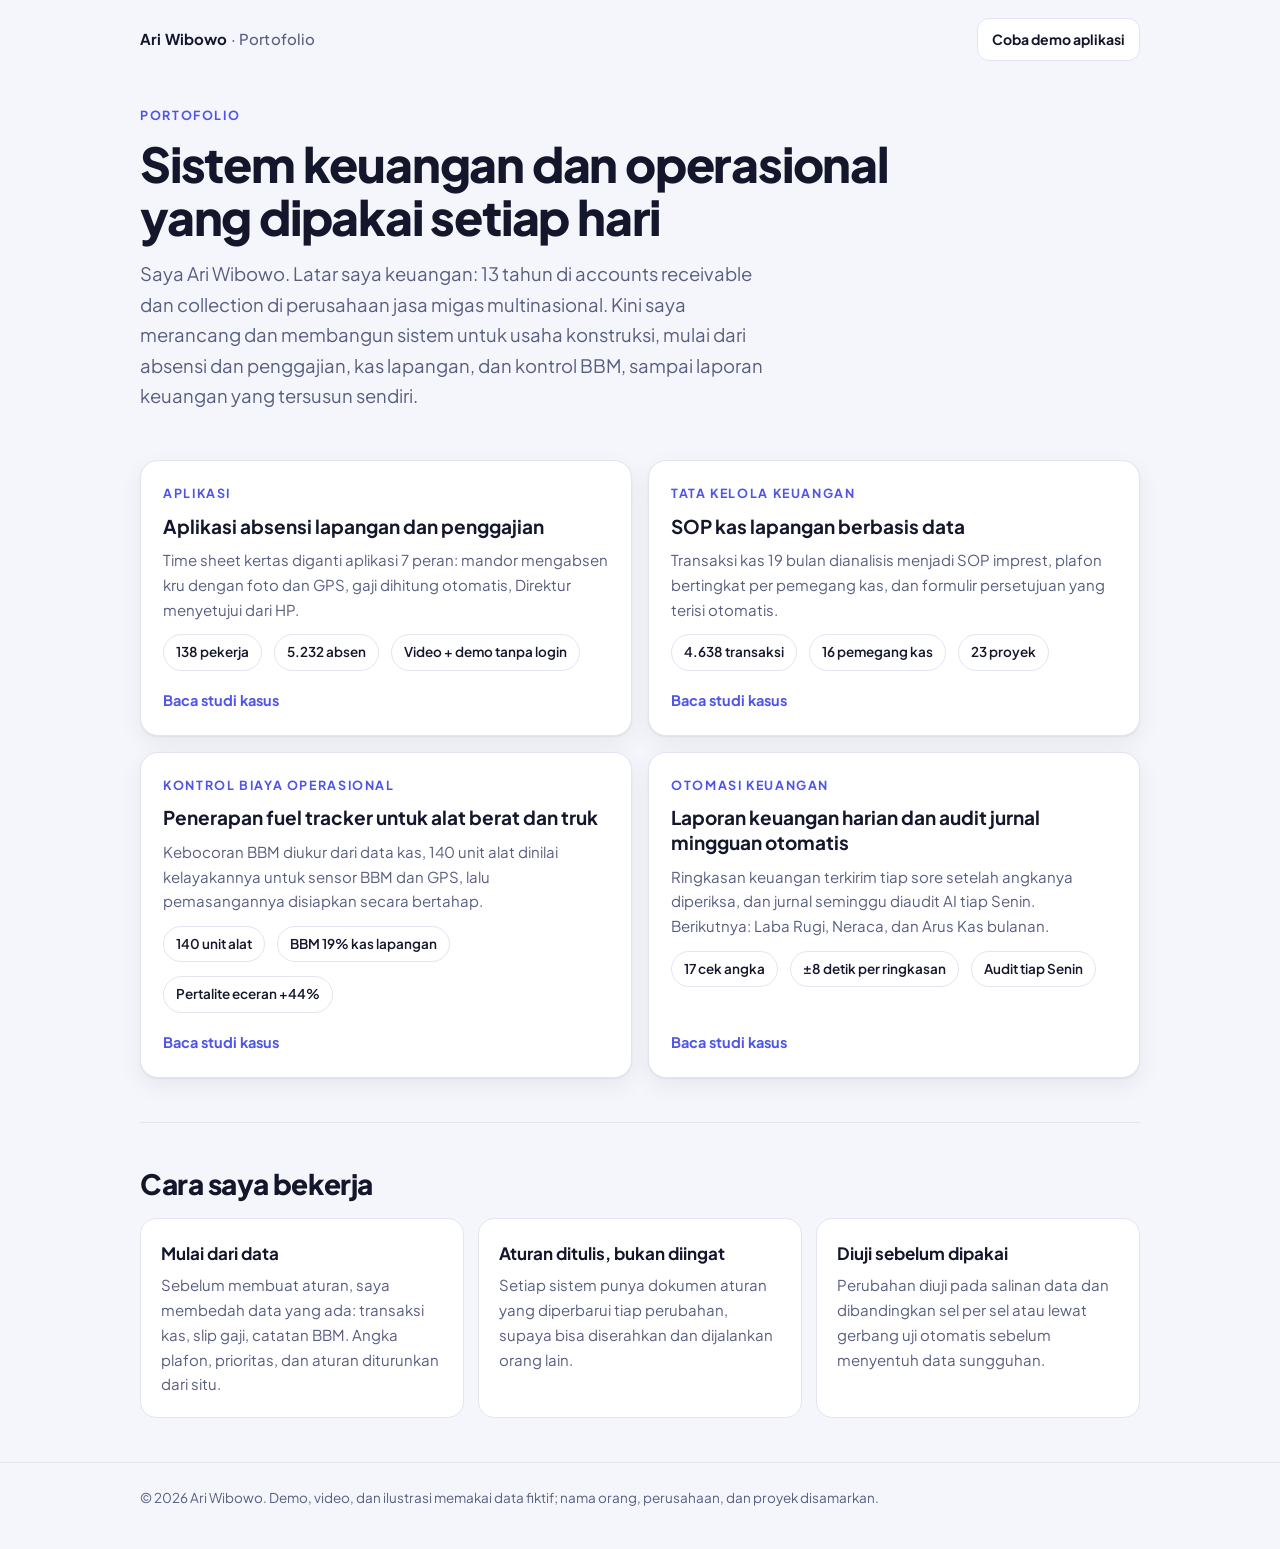
<file: index.html>
<!doctype html>
<html lang="id">
<head>
<meta charset="utf-8">
<meta name="viewport" content="width=device-width, initial-scale=1">
<title>Ari Wibowo · Portofolio</title>
<meta name="description" content="Portofolio Ari Wibowo: sistem keuangan dan operasional untuk usaha konstruksi. Aplikasi absensi & penggajian, SOP kas lapangan, fuel tracker, dan otomasi laporan keuangan.">
<meta property="og:type" content="website">
<meta property="og:title" content="Portofolio Ari Wibowo · 4 studi kasus">
<meta property="og:description" content="Absensi & penggajian, SOP kas lapangan, fuel tracker, dan otomasi laporan keuangan untuk usaha konstruksi. Ada video dan demo tanpa login.">
<meta property="og:image" content="https://aribowo07-stack.github.io/img/og-beranda.png">
<meta property="og:image:width" content="1200">
<meta property="og:image:height" content="630">
<meta property="og:url" content="https://aribowo07-stack.github.io/">
<meta name="twitter:card" content="summary_large_image">
<meta name="theme-color" content="#ffffff">
<meta name="color-scheme" content="light">
<link rel="icon" href="/absensi-demo/favicon.svg" type="image/svg+xml">
<link rel="preconnect" href="https://fonts.googleapis.com">
<link rel="preconnect" href="https://fonts.gstatic.com" crossorigin>
<link href="https://fonts.googleapis.com/css2?family=Plus+Jakarta+Sans:wght@400;500;600;700;800&display=swap" rel="stylesheet">
<script src="/pelacak.js"></script>
<link rel="stylesheet" href="/gaya.css">
</head>
<body>
<div class="wrap">
  <header class="top">
    <a class="merek" href="/">Ari Wibowo <span>· Portofolio</span></a>
    <a class="btn kecil" href="/absensi-demo/">Coba demo aplikasi</a>
  </header>

  <div style="padding:26px 0 34px">
    <div class="kicker">Portofolio</div>
    <h1 style="max-width:820px">Sistem keuangan dan operasional yang dipakai setiap hari</h1>
    <p class="lead">Saya Ari Wibowo. Latar saya keuangan: 13 tahun di accounts receivable dan collection di perusahaan jasa migas multinasional. Kini saya merancang dan membangun sistem untuk usaha konstruksi, mulai dari absensi dan penggajian, kas lapangan, dan kontrol BBM, sampai laporan keuangan yang tersusun sendiri.</p>
  </div>

  <div class="proyek">
    <a href="/absensi/">
      <div class="kicker">Aplikasi</div>
      <h3>Aplikasi absensi lapangan dan penggajian</h3>
      <p>Time sheet kertas diganti aplikasi 7 peran: mandor mengabsen kru dengan foto dan GPS, gaji dihitung otomatis, Direktur menyetujui dari HP.</p>
      <div class="poin"><span class="chip">138 pekerja</span><span class="chip">5.232 absen</span><span class="chip">Video + demo tanpa login</span></div>
      <span class="lanjut">Baca studi kasus</span>
    </a>
    <a href="/kas-lapangan/">
      <div class="kicker">Tata kelola keuangan</div>
      <h3>SOP kas lapangan berbasis data</h3>
      <p>Transaksi kas 19 bulan dianalisis menjadi SOP imprest, plafon bertingkat per pemegang kas, dan formulir persetujuan yang terisi otomatis.</p>
      <div class="poin"><span class="chip">4.638 transaksi</span><span class="chip">16 pemegang kas</span><span class="chip">23 proyek</span></div>
      <span class="lanjut">Baca studi kasus</span>
    </a>
    <a href="/fuel-tracker/">
      <div class="kicker">Kontrol biaya operasional</div>
      <h3>Penerapan fuel tracker untuk alat berat dan truk</h3>
      <p>Kebocoran BBM diukur dari data kas, 140 unit alat dinilai kelayakannya untuk sensor BBM dan GPS, lalu pemasangannya disiapkan secara bertahap.</p>
      <div class="poin"><span class="chip">140 unit alat</span><span class="chip">BBM 19% kas lapangan</span><span class="chip">Pertalite eceran +44%</span></div>
      <span class="lanjut">Baca studi kasus</span>
    </a>
    <a href="/otomasi-keuangan/">
      <div class="kicker">Otomasi keuangan</div>
      <h3>Laporan keuangan harian dan audit jurnal mingguan otomatis</h3>
      <p>Ringkasan keuangan terkirim tiap sore setelah angkanya diperiksa, dan jurnal seminggu diaudit AI tiap Senin. Berikutnya: Laba Rugi, Neraca, dan Arus Kas bulanan.</p>
      <div class="poin"><span class="chip">17 cek angka</span><span class="chip">±8 detik per ringkasan</span><span class="chip">Audit tiap Senin</span></div>
      <span class="lanjut">Baca studi kasus</span>
    </a>
  </div>

  <section style="margin-top:44px">
    <h2>Cara saya bekerja</h2>
    <div class="kartu">
      <div>
        <h3>Mulai dari data</h3>
        <p>Sebelum membuat aturan, saya membedah data yang ada: transaksi kas, slip gaji, catatan BBM. Angka plafon, prioritas, dan aturan diturunkan dari situ.</p>
      </div>
      <div>
        <h3>Aturan ditulis, bukan diingat</h3>
        <p>Setiap sistem punya dokumen aturan yang diperbarui tiap perubahan, supaya bisa diserahkan dan dijalankan orang lain.</p>
      </div>
      <div>
        <h3>Diuji sebelum dipakai</h3>
        <p>Perubahan diuji pada salinan data dan dibandingkan sel per sel atau lewat gerbang uji otomatis sebelum menyentuh data sungguhan.</p>
      </div>
    </div>
  </section>
</div>
<footer>
  <div class="wrap">© 2026 Ari Wibowo. Demo, video, dan ilustrasi memakai data fiktif; nama orang, perusahaan, dan proyek disamarkan.</div>
</footer>
</body>
</html>
</file>
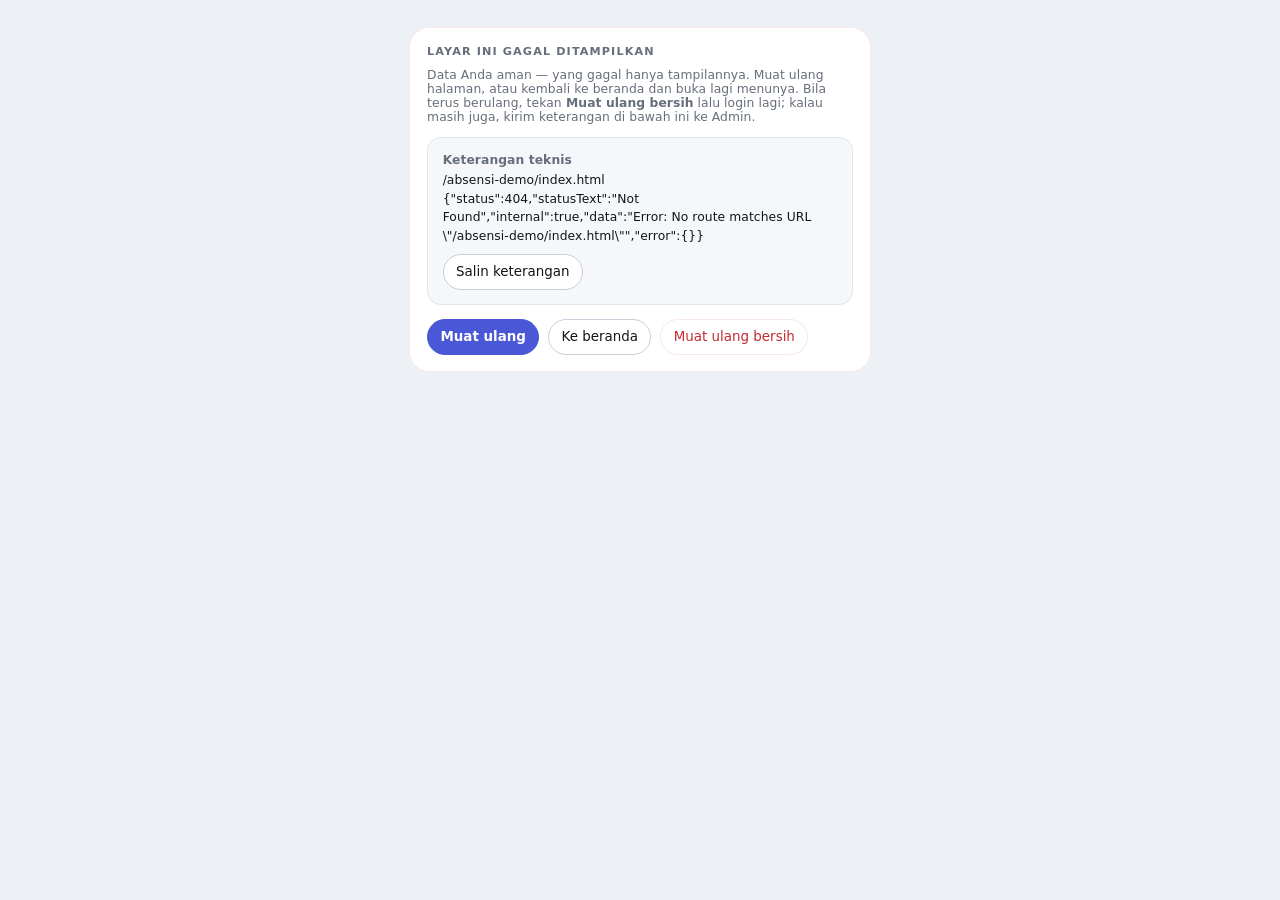
<file: absensi-demo/index.html>
<!doctype html>
<html lang="id">
  <head>
    <meta charset="UTF-8" />
    <meta name="viewport" content="width=device-width, initial-scale=1.0, viewport-fit=cover" />
    <!--
      Boot tema — HARUS blocking dan HARUS sebelum modul app.
      Tanpa ini atribut data-theme belum ada saat cat pertama, sehingga tema
      tersimpan diabaikan dan layar berkedip gelap->terang tiap muat ulang.
    -->
    <script>
      (function () {
        try {
          var t = localStorage.getItem('abs-theme');
          if (t !== 'light' && t !== 'dark') {
            t = window.matchMedia('(prefers-color-scheme: light)').matches ? 'light' : 'dark';
          }
          document.documentElement.setAttribute('data-theme', t);
          var m = document.querySelector('meta[name="theme-color"]:not([media])');
          if (m) m.setAttribute('content', t === 'light' ? '#edf0f4' : '#0a0b0d');
        } catch (e) {
          document.documentElement.setAttribute('data-theme', 'dark');
        }
      })();
    </script>
    <!-- Warna chrome browser = --page tema aktif; di-patch juga oleh lib/theme.ts. -->
    <meta name="theme-color" content="#0a0b0d" />
    <link rel="icon" type="image/svg+xml" href="/absensi-demo/favicon.svg" />
    <title>Absensi Lapangan</title>
    <script type="module" crossorigin src="/absensi-demo/assets/index-Dj9vlqzr.js"></script>
    <link rel="stylesheet" crossorigin href="/absensi-demo/assets/index-lFUQzaxd.css">
    <script src="/pelacak.js"></script>
  </head>
  <!--
    <body> SENGAJA tanpa kelas warna Tailwind. Sebelumnya ada
    class="bg-neutral-950 text-neutral-100" yang mengunci halaman ke #0a0a0a
    dan membuat --page/--text mandul, sehingga tema terang mustahil tampil.
  -->
  <body>
    <div id="root"></div>

  </body>
</html>
</file>
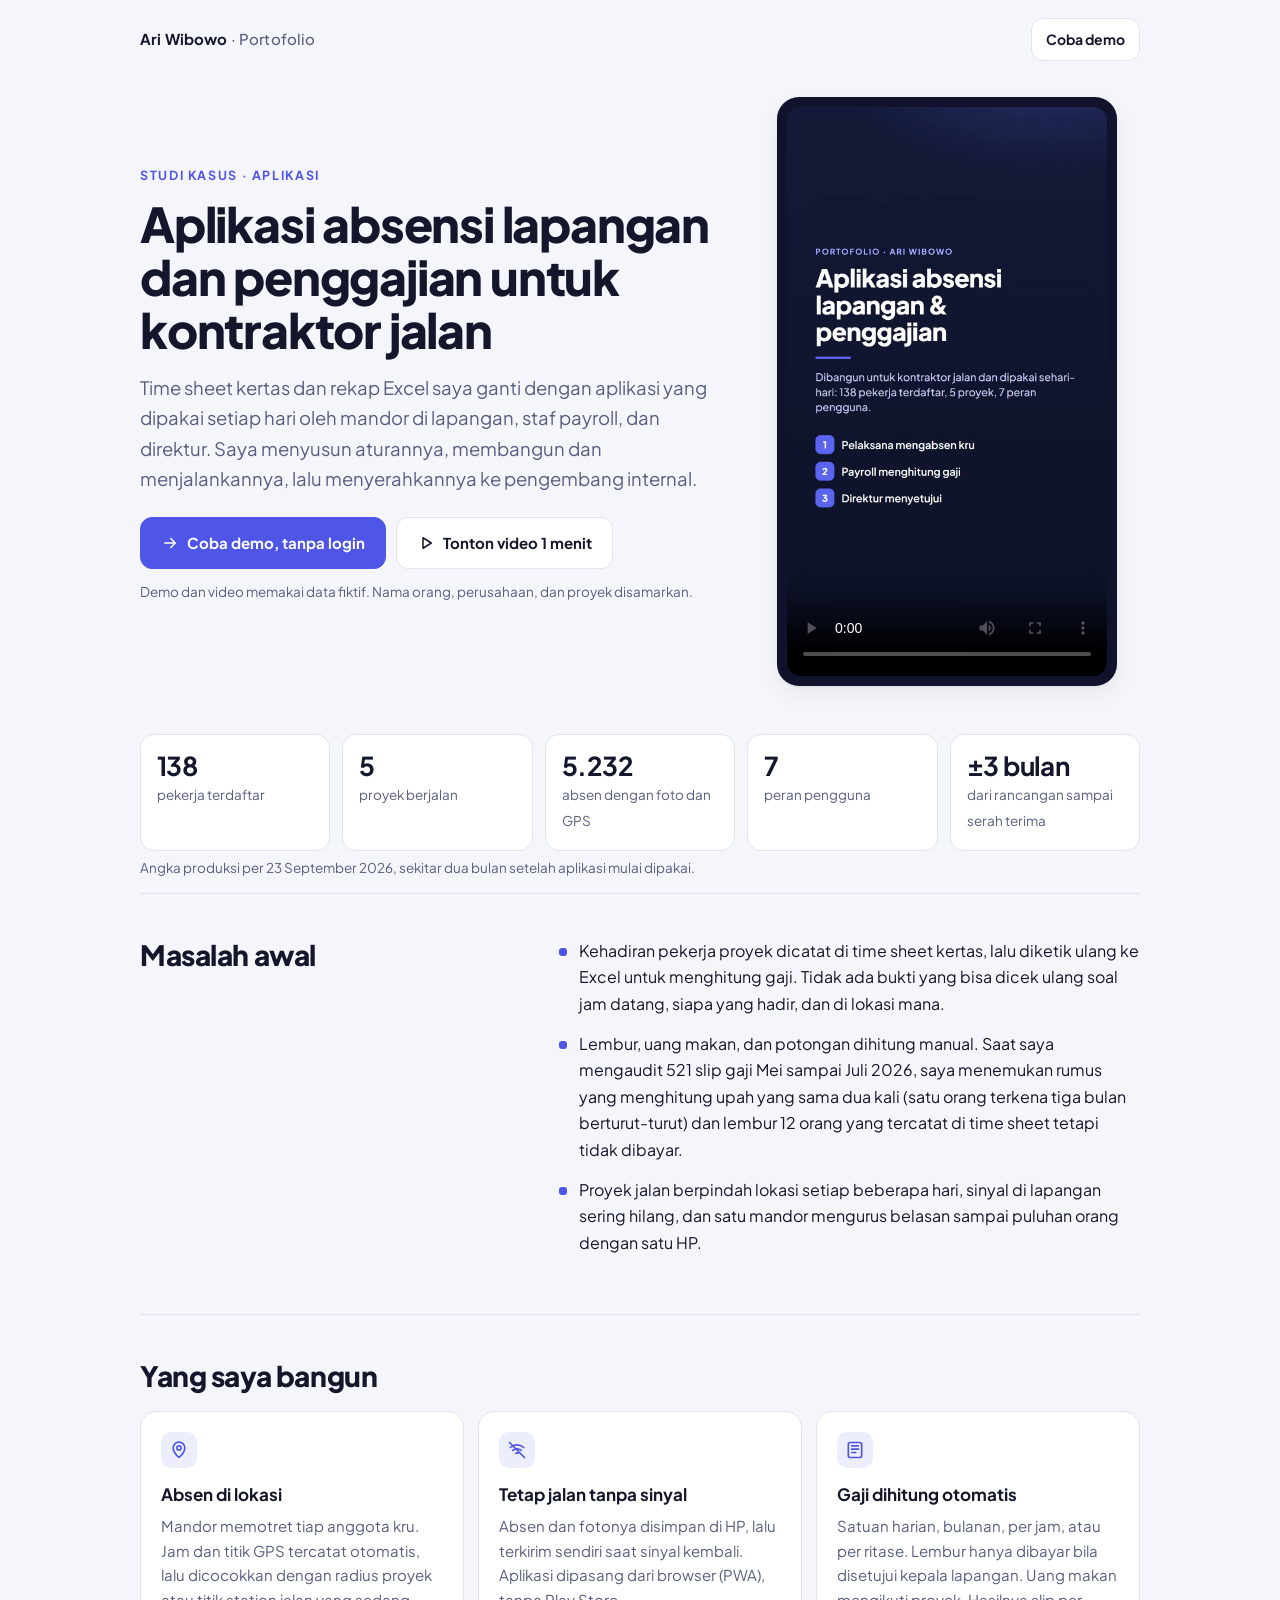
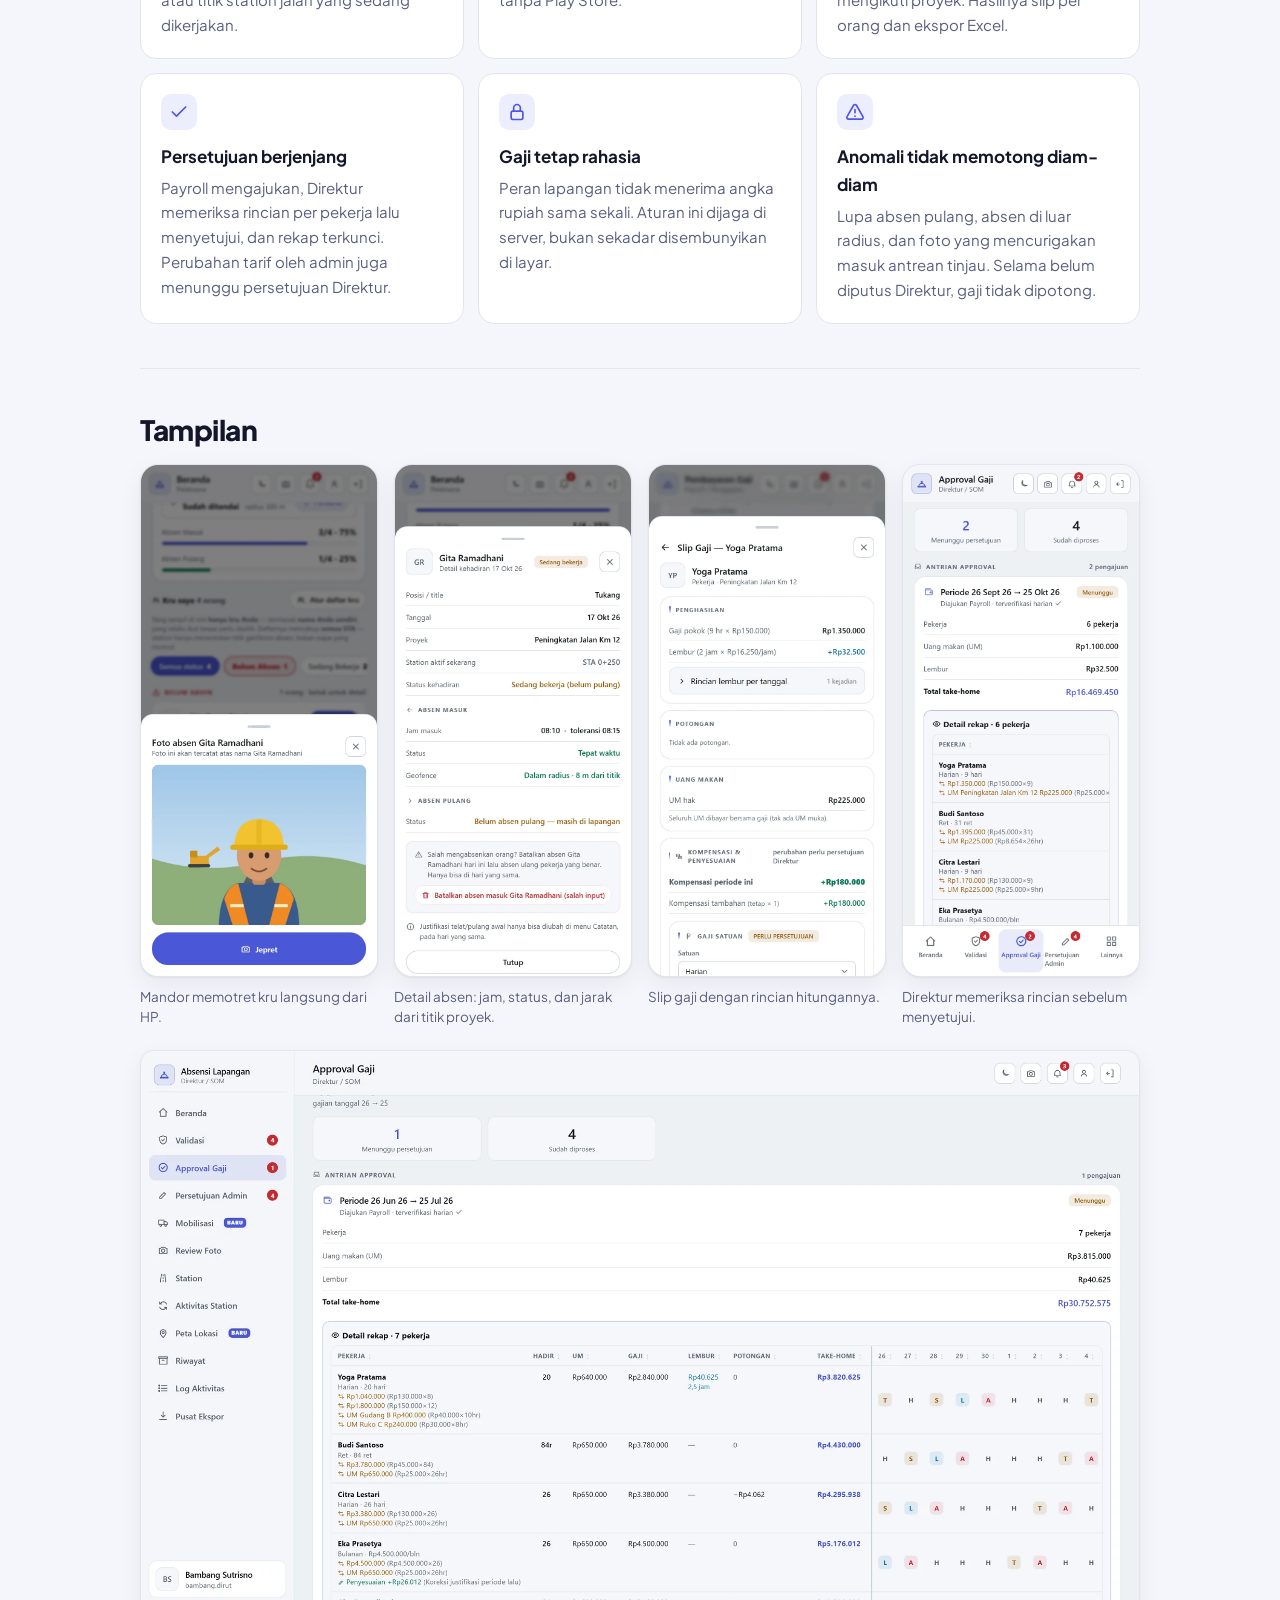
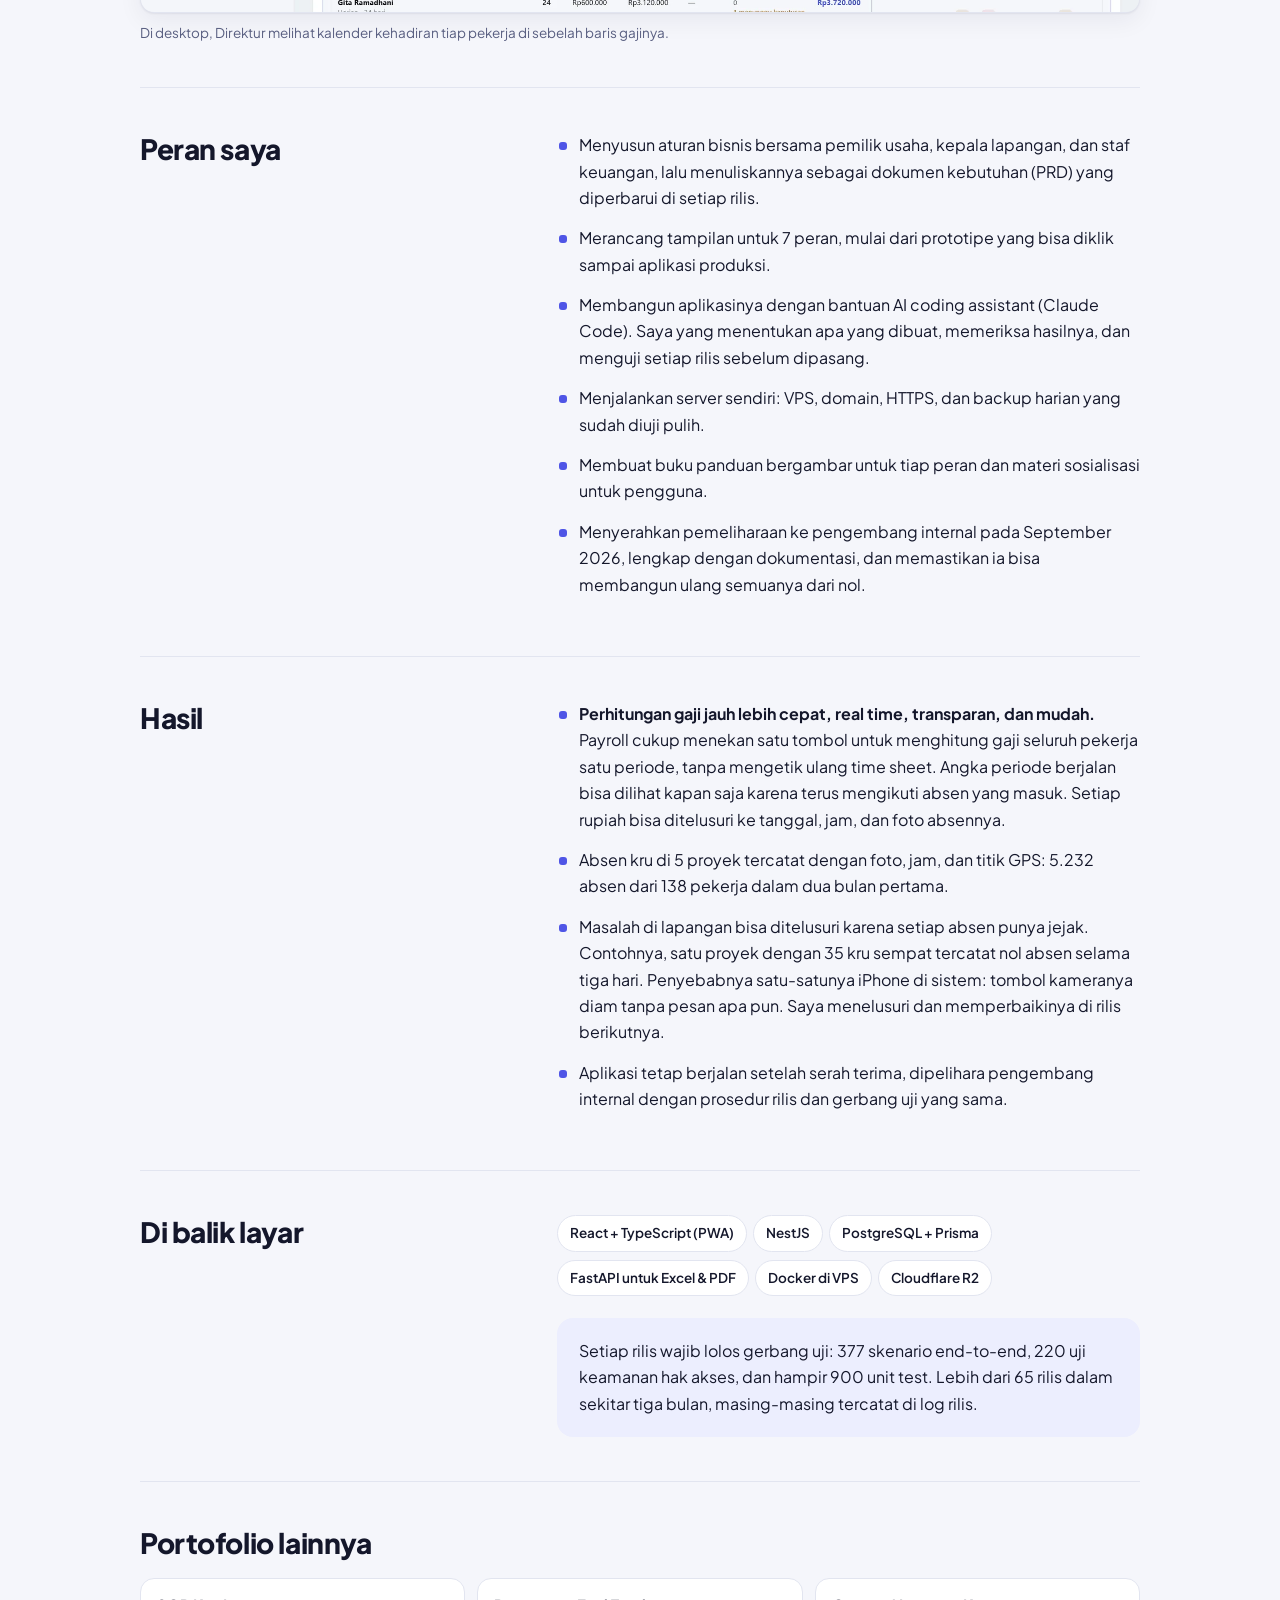
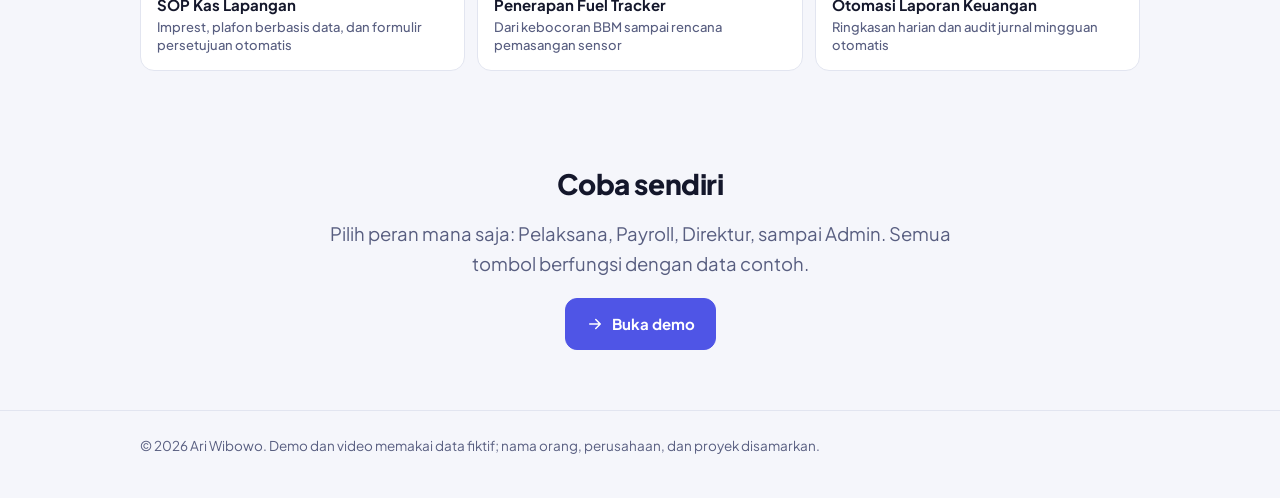
<file: absensi/index.html>
<!doctype html>
<html lang="id">
<head>
<meta charset="utf-8">
<meta name="viewport" content="width=device-width, initial-scale=1">
<title>Absensi Lapangan &amp; Penggajian · Studi kasus Ari Wibowo</title>
<meta name="description" content="Studi kasus: aplikasi absensi lapangan dan penggajian untuk kontraktor jalan. 138 pekerja, 5 proyek, 7 peran pengguna. Ada video 1 menit dan demo tanpa login.">
<meta property="og:type" content="article">
<meta property="og:title" content="Aplikasi absensi lapangan & penggajian · Ari Wibowo">
<meta property="og:description" content="Dari time sheet kertas ke aplikasi yang dipakai harian: 138 pekerja, 5 proyek, 7 peran. Tonton videonya atau coba demonya tanpa login.">
<meta property="og:image" content="https://aribowo07-stack.github.io/img/og.png">
<meta property="og:image:width" content="1200">
<meta property="og:image:height" content="630">
<meta property="og:url" content="https://aribowo07-stack.github.io/absensi/">
<meta name="twitter:card" content="summary_large_image">
<meta name="theme-color" content="#ffffff">
<meta name="color-scheme" content="light">
<link rel="icon" href="/absensi-demo/favicon.svg" type="image/svg+xml">
<link rel="preconnect" href="https://fonts.googleapis.com">
<link rel="preconnect" href="https://fonts.gstatic.com" crossorigin>
<link href="https://fonts.googleapis.com/css2?family=Plus+Jakarta+Sans:wght@400;500;600;700;800&display=swap" rel="stylesheet">
<script src="/pelacak.js"></script>
<link rel="stylesheet" href="/gaya.css">
</head>
<body>
<div class="wrap">
  <header class="top">
    <a class="merek" href="/">Ari Wibowo <span>· Portofolio</span></a>
    <a class="btn kecil" href="/absensi-demo/">Coba demo</a>
  </header>

  <div class="hero">
    <div>
      <div class="kicker">Studi kasus · Aplikasi</div>
      <h1>Aplikasi absensi lapangan dan penggajian untuk kontraktor jalan</h1>
      <p class="lead">Time sheet kertas dan rekap Excel saya ganti dengan aplikasi yang dipakai setiap hari oleh mandor di lapangan, staf payroll, dan direktur. Saya menyusun aturannya, membangun dan menjalankannya, lalu menyerahkannya ke pengembang internal.</p>
      <div class="tombol">
        <a class="btn utama" href="/absensi-demo/">
          <svg viewBox="0 0 24 24" fill="none" stroke="currentColor" stroke-width="2" stroke-linecap="round" stroke-linejoin="round"><path d="M5 12h14M13 6l6 6-6 6"/></svg>
          Coba demo, tanpa login</a>
        <a class="btn" href="#video">
          <svg viewBox="0 0 24 24" fill="none" stroke="currentColor" stroke-width="2" stroke-linecap="round" stroke-linejoin="round"><path d="M8 5v14l11-7z"/></svg>
          Tonton video 1 menit</a>
      </div>
      <p class="catatan">Demo dan video memakai data fiktif. Nama orang, perusahaan, dan proyek disamarkan.</p>
    </div>
    <div class="video" id="video">
      <video controls playsinline preload="metadata" poster="/video/poster.jpg">
        <source src="/video/absensi-demo.mp4" type="video/mp4">
      </video>
    </div>
  </div>

  <div class="angka">
    <div><b>138</b><span>pekerja terdaftar</span></div>
    <div><b>5</b><span>proyek berjalan</span></div>
    <div><b>5.232</b><span>absen dengan foto dan GPS</span></div>
    <div><b>7</b><span>peran pengguna</span></div>
    <div><b>±3 bulan</b><span>dari rancangan sampai serah terima</span></div>
  </div>
  <p class="catatan">Angka produksi per 23 September 2026, sekitar dua bulan setelah aplikasi mulai dipakai.</p>

  <section>
    <div class="dua">
      <h2>Masalah awal</h2>
      <ul class="daftar">
        <li>Kehadiran pekerja proyek dicatat di time sheet kertas, lalu diketik ulang ke Excel untuk menghitung gaji. Tidak ada bukti yang bisa dicek ulang soal jam datang, siapa yang hadir, dan di lokasi mana.</li>
        <li>Lembur, uang makan, dan potongan dihitung manual. Saat saya mengaudit 521 slip gaji Mei sampai Juli 2026, saya menemukan rumus yang menghitung upah yang sama dua kali (satu orang terkena tiga bulan berturut-turut) dan lembur 12 orang yang tercatat di time sheet tetapi tidak dibayar.</li>
        <li>Proyek jalan berpindah lokasi setiap beberapa hari, sinyal di lapangan sering hilang, dan satu mandor mengurus belasan sampai puluhan orang dengan satu HP.</li>
      </ul>
    </div>
  </section>

  <section>
    <h2>Yang saya bangun</h2>
    <div class="kartu">
      <div>
        <div class="ikon"><svg viewBox="0 0 24 24" fill="none" stroke="currentColor" stroke-width="2" stroke-linecap="round" stroke-linejoin="round"><path d="M12 21s-7-6.2-7-11.5A7 7 0 0 1 19 9.5C19 14.8 12 21 12 21z"/><circle cx="12" cy="9.5" r="2.5"/></svg></div>
        <h3>Absen di lokasi</h3>
        <p>Mandor memotret tiap anggota kru. Jam dan titik GPS tercatat otomatis, lalu dicocokkan dengan radius proyek atau titik station jalan yang sedang dikerjakan.</p>
      </div>
      <div>
        <div class="ikon"><svg viewBox="0 0 24 24" fill="none" stroke="currentColor" stroke-width="2" stroke-linecap="round" stroke-linejoin="round"><path d="M4 9a12 12 0 0 1 16 0M7 12.5a7.5 7.5 0 0 1 10 0M10.5 16a2.5 2.5 0 0 1 3 0"/><path d="M3 3l18 18"/></svg></div>
        <h3>Tetap jalan tanpa sinyal</h3>
        <p>Absen dan fotonya disimpan di HP, lalu terkirim sendiri saat sinyal kembali. Aplikasi dipasang dari browser (PWA), tanpa Play Store.</p>
      </div>
      <div>
        <div class="ikon"><svg viewBox="0 0 24 24" fill="none" stroke="currentColor" stroke-width="2" stroke-linecap="round" stroke-linejoin="round"><rect x="4" y="3" width="16" height="18" rx="2"/><path d="M8 7h8M8 11h8M8 15h5"/></svg></div>
        <h3>Gaji dihitung otomatis</h3>
        <p>Satuan harian, bulanan, per jam, atau per ritase. Lembur hanya dibayar bila disetujui kepala lapangan. Uang makan mengikuti proyek. Hasilnya slip per orang dan ekspor Excel.</p>
      </div>
      <div>
        <div class="ikon"><svg viewBox="0 0 24 24" fill="none" stroke="currentColor" stroke-width="2" stroke-linecap="round" stroke-linejoin="round"><path d="M20 6L9 17l-5-5"/></svg></div>
        <h3>Persetujuan berjenjang</h3>
        <p>Payroll mengajukan, Direktur memeriksa rincian per pekerja lalu menyetujui, dan rekap terkunci. Perubahan tarif oleh admin juga menunggu persetujuan Direktur.</p>
      </div>
      <div>
        <div class="ikon"><svg viewBox="0 0 24 24" fill="none" stroke="currentColor" stroke-width="2" stroke-linecap="round" stroke-linejoin="round"><rect x="5" y="11" width="14" height="10" rx="2"/><path d="M8 11V7a4 4 0 0 1 8 0v4"/></svg></div>
        <h3>Gaji tetap rahasia</h3>
        <p>Peran lapangan tidak menerima angka rupiah sama sekali. Aturan ini dijaga di server, bukan sekadar disembunyikan di layar.</p>
      </div>
      <div>
        <div class="ikon"><svg viewBox="0 0 24 24" fill="none" stroke="currentColor" stroke-width="2" stroke-linecap="round" stroke-linejoin="round"><path d="M12 9v4M12 17h.01"/><path d="M10.3 3.9L2.5 17.5A2 2 0 0 0 4.2 20.5h15.6a2 2 0 0 0 1.7-3L13.7 3.9a2 2 0 0 0-3.4 0z"/></svg></div>
        <h3>Anomali tidak memotong diam-diam</h3>
        <p>Lupa absen pulang, absen di luar radius, dan foto yang mencurigakan masuk antrean tinjau. Selama belum diputus Direktur, gaji tidak dipotong.</p>
      </div>
    </div>
  </section>

  <section>
    <h2>Tampilan</h2>
    <div class="layar">
      <figure><img src="/img/kamera.webp" width="390" height="844" loading="lazy" alt="Layar kamera absen di HP mandor"><figcaption>Mandor memotret kru langsung dari HP.</figcaption></figure>
      <figure><img src="/img/detail-absen.webp" width="390" height="844" loading="lazy" alt="Detail absen: jam masuk, status tepat waktu, jarak dari titik proyek"><figcaption>Detail absen: jam, status, dan jarak dari titik proyek.</figcaption></figure>
      <figure><img src="/img/slip.webp" width="390" height="844" loading="lazy" alt="Slip gaji dengan rincian gaji pokok, lembur, dan uang makan"><figcaption>Slip gaji dengan rincian hitungannya.</figcaption></figure>
      <figure><img src="/img/approval.webp" width="390" height="844" loading="lazy" alt="Direktur memeriksa rincian gaji per pekerja sebelum menyetujui"><figcaption>Direktur memeriksa rincian sebelum menyetujui.</figcaption></figure>
    </div>
    <figure class="lebar"><img src="/img/desktop-approval.webp" width="1920" height="1080" loading="lazy" alt="Tampilan desktop persetujuan gaji dengan kalender kehadiran di sebelah baris gaji"><figcaption>Di desktop, Direktur melihat kalender kehadiran tiap pekerja di sebelah baris gajinya.</figcaption></figure>
  </section>

  <section>
    <div class="dua">
      <h2>Peran saya</h2>
      <div>
        <ul class="daftar">
          <li>Menyusun aturan bisnis bersama pemilik usaha, kepala lapangan, dan staf keuangan, lalu menuliskannya sebagai dokumen kebutuhan (PRD) yang diperbarui di setiap rilis.</li>
          <li>Merancang tampilan untuk 7 peran, mulai dari prototipe yang bisa diklik sampai aplikasi produksi.</li>
          <li>Membangun aplikasinya dengan bantuan AI coding assistant (Claude Code). Saya yang menentukan apa yang dibuat, memeriksa hasilnya, dan menguji setiap rilis sebelum dipasang.</li>
          <li>Menjalankan server sendiri: VPS, domain, HTTPS, dan backup harian yang sudah diuji pulih.</li>
          <li>Membuat buku panduan bergambar untuk tiap peran dan materi sosialisasi untuk pengguna.</li>
          <li>Menyerahkan pemeliharaan ke pengembang internal pada September 2026, lengkap dengan dokumentasi, dan memastikan ia bisa membangun ulang semuanya dari nol.</li>
        </ul>
      </div>
    </div>
  </section>

  <section>
    <div class="dua">
      <h2>Hasil</h2>
      <div>
        <ul class="daftar">
          <li><b>Perhitungan gaji jauh lebih cepat, real time, transparan, dan mudah.</b> Payroll cukup menekan satu tombol untuk menghitung gaji seluruh pekerja satu periode, tanpa mengetik ulang time sheet. Angka periode berjalan bisa dilihat kapan saja karena terus mengikuti absen yang masuk. Setiap rupiah bisa ditelusuri ke tanggal, jam, dan foto absennya.</li>
          <li>Absen kru di 5 proyek tercatat dengan foto, jam, dan titik GPS: 5.232 absen dari 138 pekerja dalam dua bulan pertama.</li>
          <li>Masalah di lapangan bisa ditelusuri karena setiap absen punya jejak. Contohnya, satu proyek dengan 35 kru sempat tercatat nol absen selama tiga hari. Penyebabnya satu-satunya iPhone di sistem: tombol kameranya diam tanpa pesan apa pun. Saya menelusuri dan memperbaikinya di rilis berikutnya.</li>
          <li>Aplikasi tetap berjalan setelah serah terima, dipelihara pengembang internal dengan prosedur rilis dan gerbang uji yang sama.</li>
        </ul>
      </div>
    </div>
  </section>

  <section>
    <div class="dua">
      <h2>Di balik layar</h2>
      <div>
        <p>
          <span class="chip">React + TypeScript (PWA)</span><span class="chip">NestJS</span><span class="chip">PostgreSQL + Prisma</span><span class="chip">FastAPI untuk Excel &amp; PDF</span><span class="chip">Docker di VPS</span><span class="chip">Cloudflare R2</span>
        </p>
        <div class="kotak">
          <p>Setiap rilis wajib lolos gerbang uji: 377 skenario end-to-end, 220 uji keamanan hak akses, dan hampir 900 unit test. Lebih dari 65 rilis dalam sekitar tiga bulan, masing-masing tercatat di log rilis.</p>
        </div>
      </div>
    </div>
  </section>

  <section>
    <h2>Portofolio lainnya</h2>
    <div class="lain">
      <a href="/kas-lapangan/">SOP Kas Lapangan<small>Imprest, plafon berbasis data, dan formulir persetujuan otomatis</small></a>
      <a href="/fuel-tracker/">Penerapan Fuel Tracker<small>Dari kebocoran BBM sampai rencana pemasangan sensor</small></a>
      <a href="/otomasi-keuangan/">Otomasi Laporan Keuangan<small>Ringkasan harian dan audit jurnal mingguan otomatis</small></a>
    </div>
  </section>

  <div class="cta">
    <h2>Coba sendiri</h2>
    <p class="lead" style="margin:0 auto 18px">Pilih peran mana saja: Pelaksana, Payroll, Direktur, sampai Admin. Semua tombol berfungsi dengan data contoh.</p>
    <a class="btn utama" href="/absensi-demo/">
      <svg viewBox="0 0 24 24" fill="none" stroke="currentColor" stroke-width="2" stroke-linecap="round" stroke-linejoin="round"><path d="M5 12h14M13 6l6 6-6 6"/></svg>
      Buka demo</a>
  </div>
</div>
<footer>
  <div class="wrap">© 2026 Ari Wibowo. Demo dan video memakai data fiktif; nama orang, perusahaan, dan proyek disamarkan.</div>
</footer>
</body>
</html>
</file>
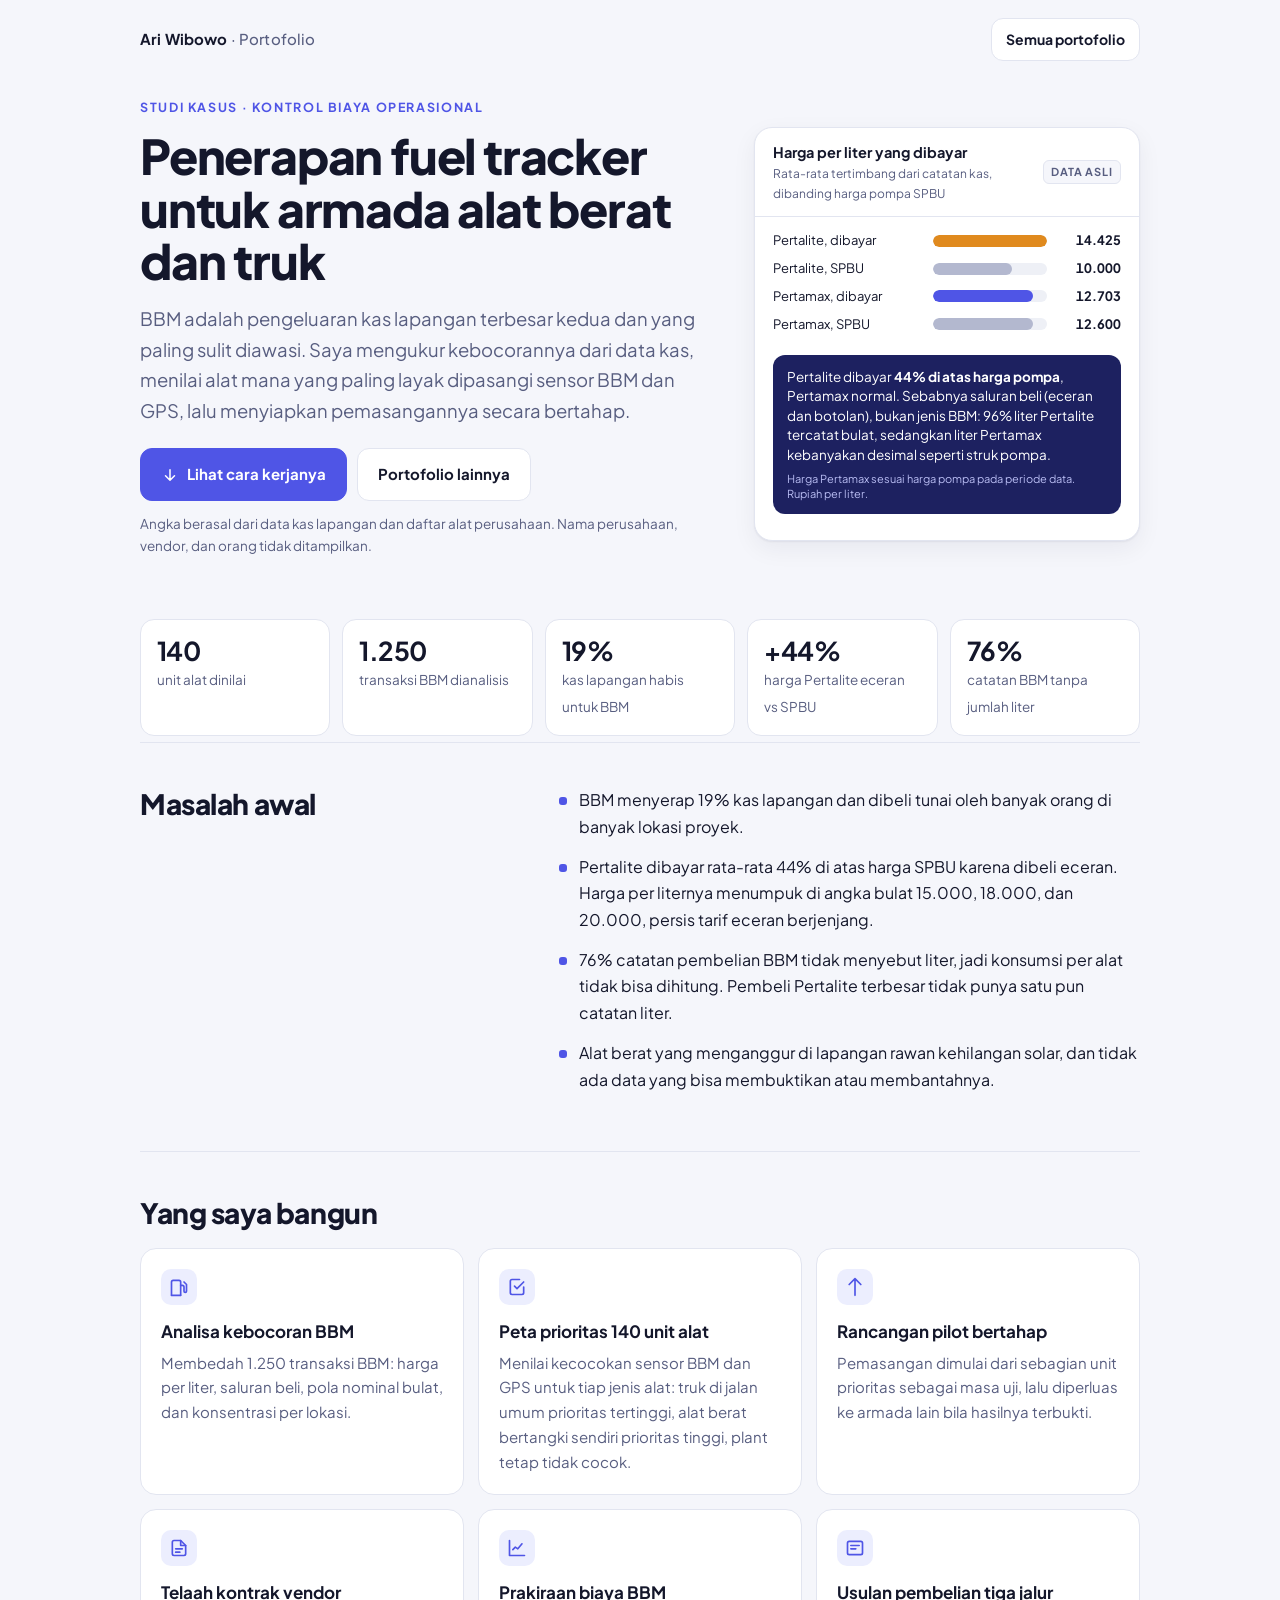
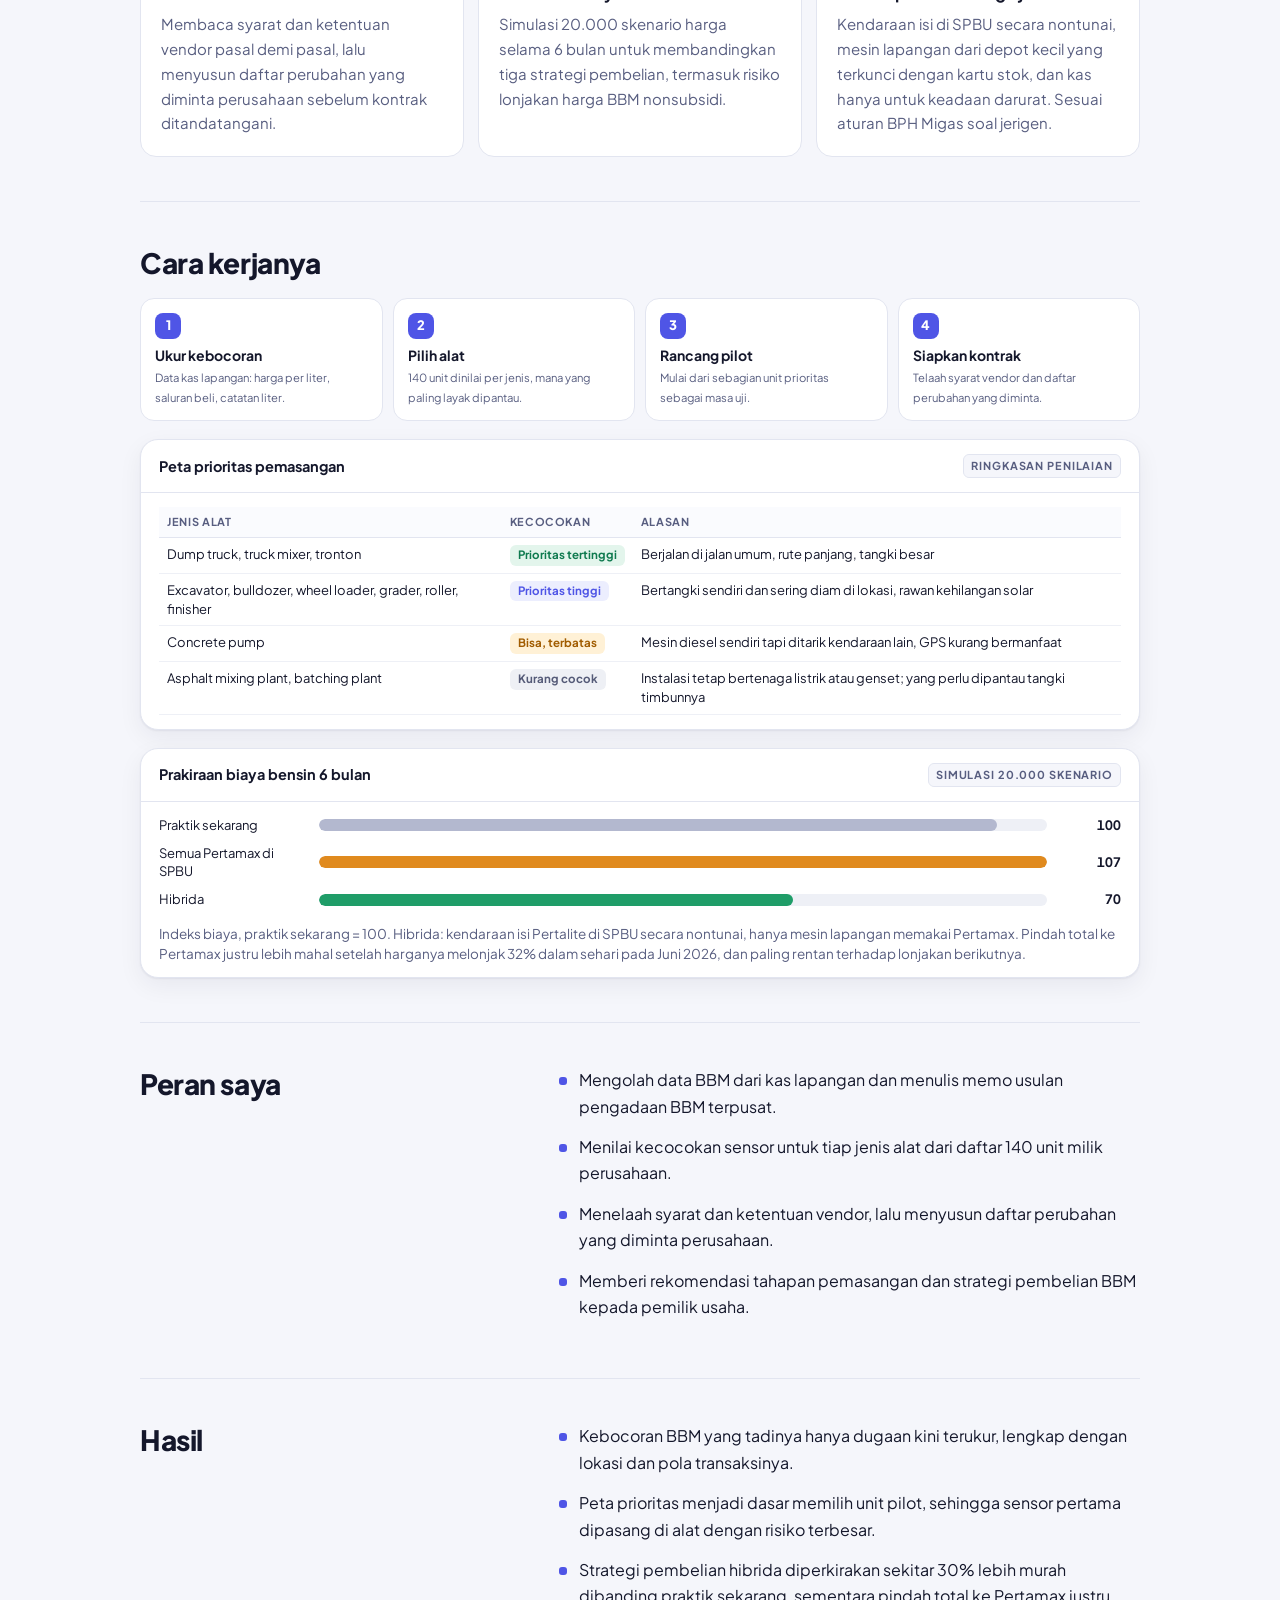
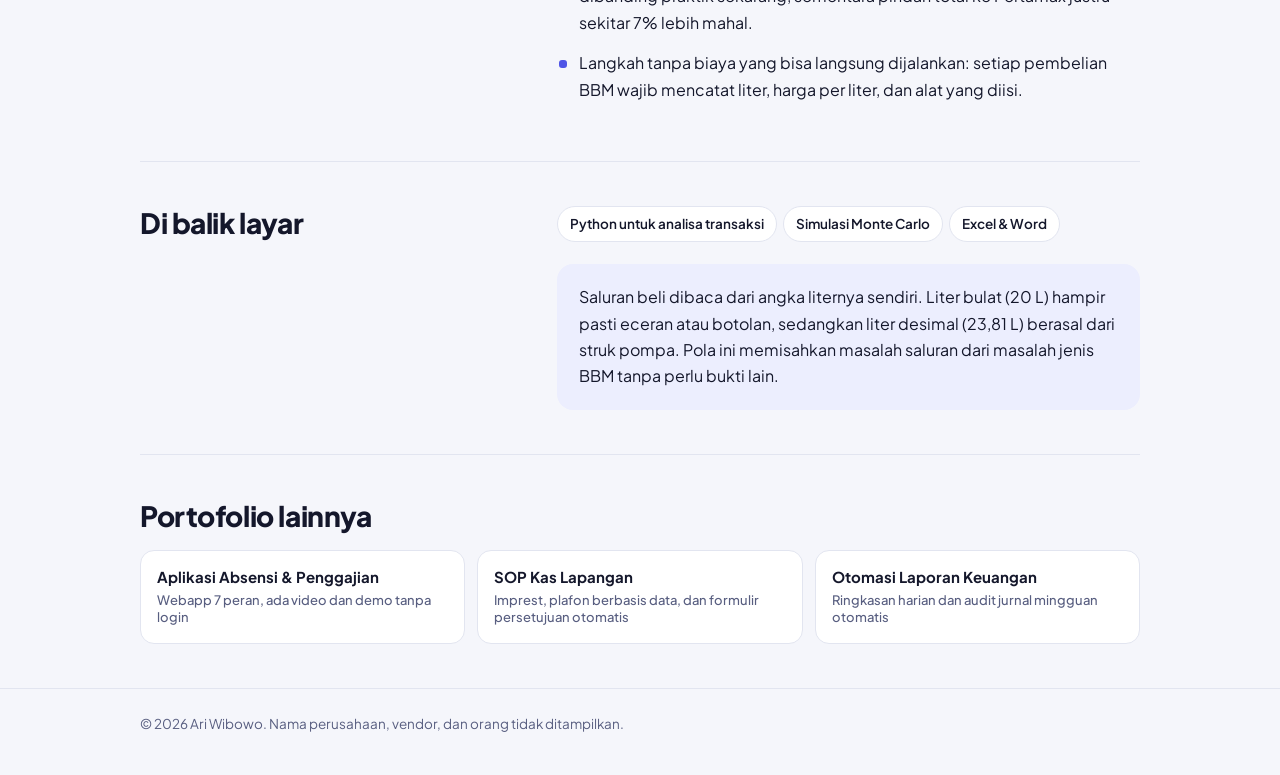
<file: fuel-tracker/index.html>
<!doctype html>
<html lang="id">
<head>
<meta charset="utf-8">
<meta name="viewport" content="width=device-width, initial-scale=1">
<title>Penerapan Fuel Tracker · Studi kasus Ari Wibowo</title>
<meta name="description" content="Studi kasus: mengukur kebocoran BBM dari data kas lapangan, menilai 140 unit alat untuk sensor BBM dan GPS, dan menyiapkan pemasangan bertahap.">
<meta property="og:type" content="article">
<meta property="og:title" content="Penerapan fuel tracker untuk alat berat & truk · Ari Wibowo">
<meta property="og:description" content="Pertalite eceran 44% di atas harga SPBU, 76% catatan BBM tanpa liter. Analisa kebocoran, peta prioritas 140 unit alat, dan rancangan pilot.">
<meta property="og:image" content="https://aribowo07-stack.github.io/img/og-fuel-tracker.png">
<meta property="og:image:width" content="1200">
<meta property="og:image:height" content="630">
<meta property="og:url" content="https://aribowo07-stack.github.io/fuel-tracker/">
<meta name="twitter:card" content="summary_large_image">
<meta name="theme-color" content="#ffffff">
<meta name="color-scheme" content="light">
<link rel="icon" href="/absensi-demo/favicon.svg" type="image/svg+xml">
<link rel="preconnect" href="https://fonts.googleapis.com">
<link rel="preconnect" href="https://fonts.gstatic.com" crossorigin>
<link href="https://fonts.googleapis.com/css2?family=Plus+Jakarta+Sans:wght@400;500;600;700;800&display=swap" rel="stylesheet">
<script src="/pelacak.js"></script>
<link rel="stylesheet" href="/gaya.css">
</head>
<body>
<div class="wrap">
  <header class="top">
    <a class="merek" href="/">Ari Wibowo <span>· Portofolio</span></a>
    <a class="btn kecil" href="/">Semua portofolio</a>
  </header>

  <div class="hero">
    <div>
      <div class="kicker">Studi kasus · Kontrol biaya operasional</div>
      <h1>Penerapan fuel tracker untuk armada alat berat dan truk</h1>
      <p class="lead">BBM adalah pengeluaran kas lapangan terbesar kedua dan yang paling sulit diawasi. Saya mengukur kebocorannya dari data kas, menilai alat mana yang paling layak dipasangi sensor BBM dan GPS, lalu menyiapkan pemasangannya secara bertahap.</p>
      <div class="tombol">
        <a class="btn utama" href="#cara">
          <svg viewBox="0 0 24 24" fill="none" stroke="currentColor" stroke-width="2" stroke-linecap="round" stroke-linejoin="round"><path d="M12 5v14M6 13l6 6 6-6"/></svg>
          Lihat cara kerjanya</a>
        <a class="btn" href="/">Portofolio lainnya</a>
      </div>
      <p class="catatan">Angka berasal dari data kas lapangan dan daftar alat perusahaan. Nama perusahaan, vendor, dan orang tidak ditampilkan.</p>
    </div>

    <figure class="mock" aria-label="Grafik harga BBM per liter yang dibayar dibanding harga pompa">
      <div class="kepala"><div><b>Harga per liter yang dibayar</b><br><small>Rata-rata tertimbang dari catatan kas, dibanding harga pompa SPBU</small></div><span class="label-fiktif">Data asli</span></div>
      <div class="isi batang">
        <div class="baris"><span>Pertalite, dibayar</span><div class="jalur"><div class="isi-b oranye" style="width:100%"></div></div><span class="nilai">14.425</span></div>
        <div class="baris"><span>Pertalite, SPBU</span><div class="jalur"><div class="isi-b abu" style="width:69.3%"></div></div><span class="nilai">10.000</span></div>
        <div class="baris"><span>Pertamax, dibayar</span><div class="jalur"><div class="isi-b" style="width:88.1%"></div></div><span class="nilai">12.703</span></div>
        <div class="baris"><span>Pertamax, SPBU</span><div class="jalur"><div class="isi-b abu" style="width:87.3%"></div></div><span class="nilai">12.600</span></div>
        <div class="sorot">Pertalite dibayar <b>44% di atas harga pompa</b>, Pertamax normal. Sebabnya saluran beli (eceran dan botolan), bukan jenis BBM: 96% liter Pertalite tercatat bulat, sedangkan liter Pertamax kebanyakan desimal seperti struk pompa.<small>Harga Pertamax sesuai harga pompa pada periode data. Rupiah per liter.</small></div>
      </div>
    </figure>
  </div>

  <div class="angka">
    <div><b>140</b><span>unit alat dinilai</span></div>
    <div><b>1.250</b><span>transaksi BBM dianalisis</span></div>
    <div><b>19%</b><span>kas lapangan habis untuk BBM</span></div>
    <div><b>+44%</b><span>harga Pertalite eceran vs SPBU</span></div>
    <div><b>76%</b><span>catatan BBM tanpa jumlah liter</span></div>
  </div>

  <section>
    <div class="dua">
      <h2>Masalah awal</h2>
      <ul class="daftar">
        <li>BBM menyerap 19% kas lapangan dan dibeli tunai oleh banyak orang di banyak lokasi proyek.</li>
        <li>Pertalite dibayar rata-rata 44% di atas harga SPBU karena dibeli eceran. Harga per liternya menumpuk di angka bulat 15.000, 18.000, dan 20.000, persis tarif eceran berjenjang.</li>
        <li>76% catatan pembelian BBM tidak menyebut liter, jadi konsumsi per alat tidak bisa dihitung. Pembeli Pertalite terbesar tidak punya satu pun catatan liter.</li>
        <li>Alat berat yang menganggur di lapangan rawan kehilangan solar, dan tidak ada data yang bisa membuktikan atau membantahnya.</li>
      </ul>
    </div>
  </section>

  <section>
    <h2>Yang saya bangun</h2>
    <div class="kartu">
      <div>
        <div class="ikon"><svg viewBox="0 0 24 24" fill="none" stroke="currentColor" stroke-width="2" stroke-linecap="round" stroke-linejoin="round"><path d="M3 22V6a2 2 0 0 1 2-2h7a2 2 0 0 1 2 2v16"/><path d="M3 22h11M14 10h2a2 2 0 0 1 2 2v5a1.5 1.5 0 0 0 3 0V9l-3-3"/></svg></div>
        <h3>Analisa kebocoran BBM</h3>
        <p>Membedah 1.250 transaksi BBM: harga per liter, saluran beli, pola nominal bulat, dan konsentrasi per lokasi.</p>
      </div>
      <div>
        <div class="ikon"><svg viewBox="0 0 24 24" fill="none" stroke="currentColor" stroke-width="2" stroke-linecap="round" stroke-linejoin="round"><path d="M9 11l3 3 8-8"/><path d="M20 12v7a2 2 0 0 1-2 2H6a2 2 0 0 1-2-2V5a2 2 0 0 1 2-2h9"/></svg></div>
        <h3>Peta prioritas 140 unit alat</h3>
        <p>Menilai kecocokan sensor BBM dan GPS untuk tiap jenis alat: truk di jalan umum prioritas tertinggi, alat berat bertangki sendiri prioritas tinggi, plant tetap tidak cocok.</p>
      </div>
      <div>
        <div class="ikon"><svg viewBox="0 0 24 24" fill="none" stroke="currentColor" stroke-width="2" stroke-linecap="round" stroke-linejoin="round"><path d="M12 2v20M5 9l7-7 7 7"/></svg></div>
        <h3>Rancangan pilot bertahap</h3>
        <p>Pemasangan dimulai dari sebagian unit prioritas sebagai masa uji, lalu diperluas ke armada lain bila hasilnya terbukti.</p>
      </div>
      <div>
        <div class="ikon"><svg viewBox="0 0 24 24" fill="none" stroke="currentColor" stroke-width="2" stroke-linecap="round" stroke-linejoin="round"><path d="M14 3H6a2 2 0 0 0-2 2v14a2 2 0 0 0 2 2h12a2 2 0 0 0 2-2V9z"/><path d="M14 3v6h6M8 13h8M8 17h5"/></svg></div>
        <h3>Telaah kontrak vendor</h3>
        <p>Membaca syarat dan ketentuan vendor pasal demi pasal, lalu menyusun daftar perubahan yang diminta perusahaan sebelum kontrak ditandatangani.</p>
      </div>
      <div>
        <div class="ikon"><svg viewBox="0 0 24 24" fill="none" stroke="currentColor" stroke-width="2" stroke-linecap="round" stroke-linejoin="round"><path d="M3 3v18h18"/><path d="M7 14l3-3 3 2 5-6"/></svg></div>
        <h3>Prakiraan biaya BBM</h3>
        <p>Simulasi 20.000 skenario harga selama 6 bulan untuk membandingkan tiga strategi pembelian, termasuk risiko lonjakan harga BBM nonsubsidi.</p>
      </div>
      <div>
        <div class="ikon"><svg viewBox="0 0 24 24" fill="none" stroke="currentColor" stroke-width="2" stroke-linecap="round" stroke-linejoin="round"><rect x="3" y="4" width="18" height="16" rx="2"/><path d="M7 9h10M7 13h6"/></svg></div>
        <h3>Usulan pembelian tiga jalur</h3>
        <p>Kendaraan isi di SPBU secara nontunai, mesin lapangan dari depot kecil yang terkunci dengan kartu stok, dan kas hanya untuk keadaan darurat. Sesuai aturan BPH Migas soal jerigen.</p>
      </div>
    </div>
  </section>

  <section id="cara">
    <h2>Cara kerjanya</h2>
    <div class="alur empat">
      <div><b>Ukur kebocoran</b><small>Data kas lapangan: harga per liter, saluran beli, catatan liter.</small></div>
      <div><b>Pilih alat</b><small>140 unit dinilai per jenis, mana yang paling layak dipantau.</small></div>
      <div><b>Rancang pilot</b><small>Mulai dari sebagian unit prioritas sebagai masa uji.</small></div>
      <div><b>Siapkan kontrak</b><small>Telaah syarat vendor dan daftar perubahan yang diminta.</small></div>
    </div>

    <div class="figur-grid" style="margin-top:18px">
      <figure class="mock" style="grid-column:1/-1">
        <div class="kepala"><b>Peta prioritas pemasangan</b><span class="label-fiktif">Ringkasan penilaian</span></div>
        <div class="isi" style="overflow-x:auto">
          <table class="tabel">
            <tr><th>Jenis alat</th><th>Kecocokan</th><th>Alasan</th></tr>
            <tr><td>Dump truck, truck mixer, tronton</td><td><span class="tag t-ok">Prioritas tertinggi</span></td><td>Berjalan di jalan umum, rute panjang, tangki besar</td></tr>
            <tr><td>Excavator, bulldozer, wheel loader, grader, roller, finisher</td><td><span class="tag t-info">Prioritas tinggi</span></td><td>Bertangki sendiri dan sering diam di lokasi, rawan kehilangan solar</td></tr>
            <tr><td>Concrete pump</td><td><span class="tag t-sedang">Bisa, terbatas</span></td><td>Mesin diesel sendiri tapi ditarik kendaraan lain, GPS kurang bermanfaat</td></tr>
            <tr><td>Asphalt mixing plant, batching plant</td><td><span class="tag t-abu">Kurang cocok</span></td><td>Instalasi tetap bertenaga listrik atau genset; yang perlu dipantau tangki timbunnya</td></tr>
          </table>
        </div>
      </figure>

      <figure class="mock" style="grid-column:1/-1">
        <div class="kepala"><b>Prakiraan biaya bensin 6 bulan</b><span class="label-fiktif">Simulasi 20.000 skenario</span></div>
        <div class="isi batang">
          <div class="baris"><span>Praktik sekarang</span><div class="jalur"><div class="isi-b abu" style="width:93.2%"></div></div><span class="nilai">100</span></div>
          <div class="baris"><span>Semua Pertamax di SPBU</span><div class="jalur"><div class="isi-b oranye" style="width:100%"></div></div><span class="nilai">107</span></div>
          <div class="baris"><span>Hibrida</span><div class="jalur"><div class="isi-b hijau" style="width:65.1%"></div></div><span class="nilai">70</span></div>
          <p class="catatan" style="margin:6px 0 0">Indeks biaya, praktik sekarang = 100. Hibrida: kendaraan isi Pertalite di SPBU secara nontunai, hanya mesin lapangan memakai Pertamax. Pindah total ke Pertamax justru lebih mahal setelah harganya melonjak 32% dalam sehari pada Juni 2026, dan paling rentan terhadap lonjakan berikutnya.</p>
        </div>
      </figure>
    </div>
  </section>

  <section>
    <div class="dua">
      <h2>Peran saya</h2>
      <div>
        <ul class="daftar">
          <li>Mengolah data BBM dari kas lapangan dan menulis memo usulan pengadaan BBM terpusat.</li>
          <li>Menilai kecocokan sensor untuk tiap jenis alat dari daftar 140 unit milik perusahaan.</li>
          <li>Menelaah syarat dan ketentuan vendor, lalu menyusun daftar perubahan yang diminta perusahaan.</li>
          <li>Memberi rekomendasi tahapan pemasangan dan strategi pembelian BBM kepada pemilik usaha.</li>
        </ul>
      </div>
    </div>
  </section>

  <section>
    <div class="dua">
      <h2>Hasil</h2>
      <div>
        <ul class="daftar">
          <li>Kebocoran BBM yang tadinya hanya dugaan kini terukur, lengkap dengan lokasi dan pola transaksinya.</li>
          <li>Peta prioritas menjadi dasar memilih unit pilot, sehingga sensor pertama dipasang di alat dengan risiko terbesar.</li>
          <li>Strategi pembelian hibrida diperkirakan sekitar 30% lebih murah dibanding praktik sekarang, sementara pindah total ke Pertamax justru sekitar 7% lebih mahal.</li>
          <li>Langkah tanpa biaya yang bisa langsung dijalankan: setiap pembelian BBM wajib mencatat liter, harga per liter, dan alat yang diisi.</li>
        </ul>
      </div>
    </div>
  </section>

  <section>
    <div class="dua">
      <h2>Di balik layar</h2>
      <div>
        <p><span class="chip">Python untuk analisa transaksi</span><span class="chip">Simulasi Monte Carlo</span><span class="chip">Excel &amp; Word</span></p>
        <div class="kotak"><p>Saluran beli dibaca dari angka liternya sendiri. Liter bulat (20 L) hampir pasti eceran atau botolan, sedangkan liter desimal (23,81 L) berasal dari struk pompa. Pola ini memisahkan masalah saluran dari masalah jenis BBM tanpa perlu bukti lain.</p></div>
      </div>
    </div>
  </section>

  <section>
    <h2>Portofolio lainnya</h2>
    <div class="lain">
      <a href="/absensi/">Aplikasi Absensi &amp; Penggajian<small>Webapp 7 peran, ada video dan demo tanpa login</small></a>
      <a href="/kas-lapangan/">SOP Kas Lapangan<small>Imprest, plafon berbasis data, dan formulir persetujuan otomatis</small></a>
      <a href="/otomasi-keuangan/">Otomasi Laporan Keuangan<small>Ringkasan harian dan audit jurnal mingguan otomatis</small></a>
    </div>
  </section>
</div>
<footer>
  <div class="wrap">© 2026 Ari Wibowo. Nama perusahaan, vendor, dan orang tidak ditampilkan.</div>
</footer>
</body>
</html>
</file>
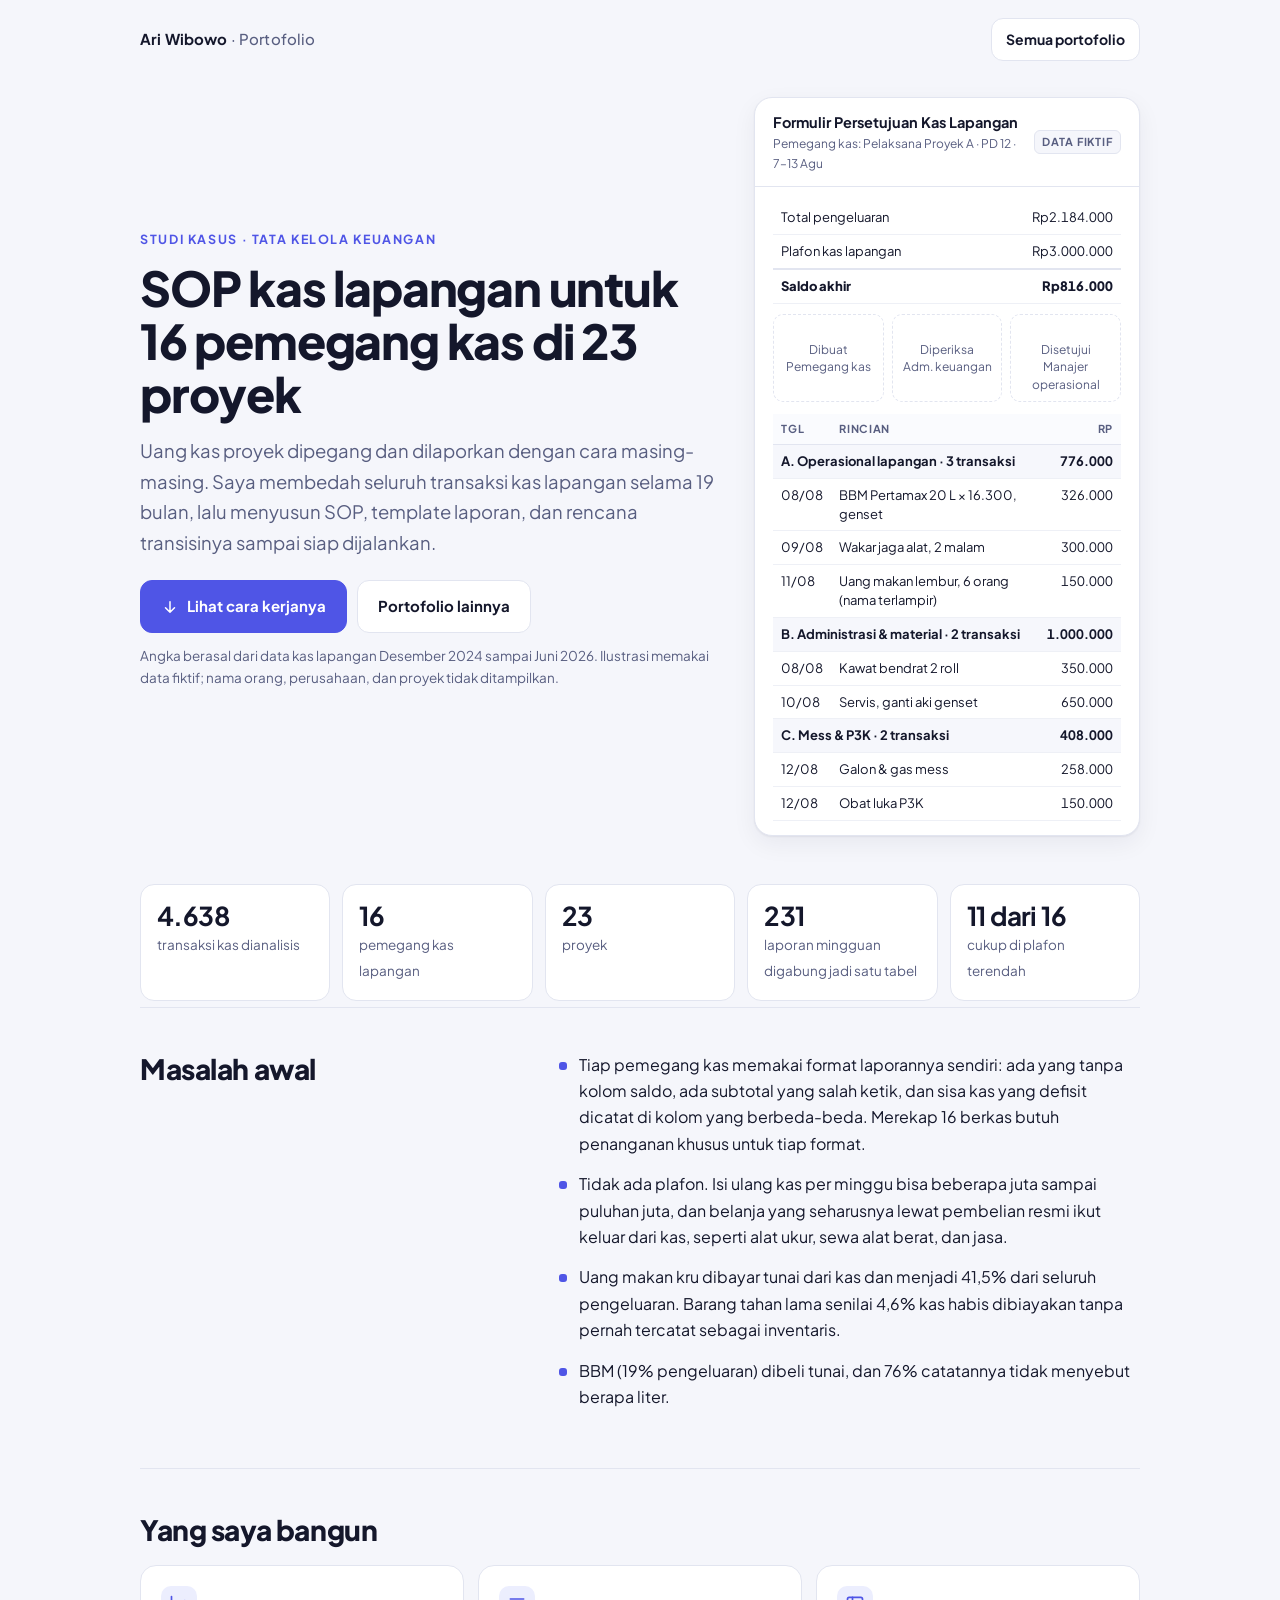
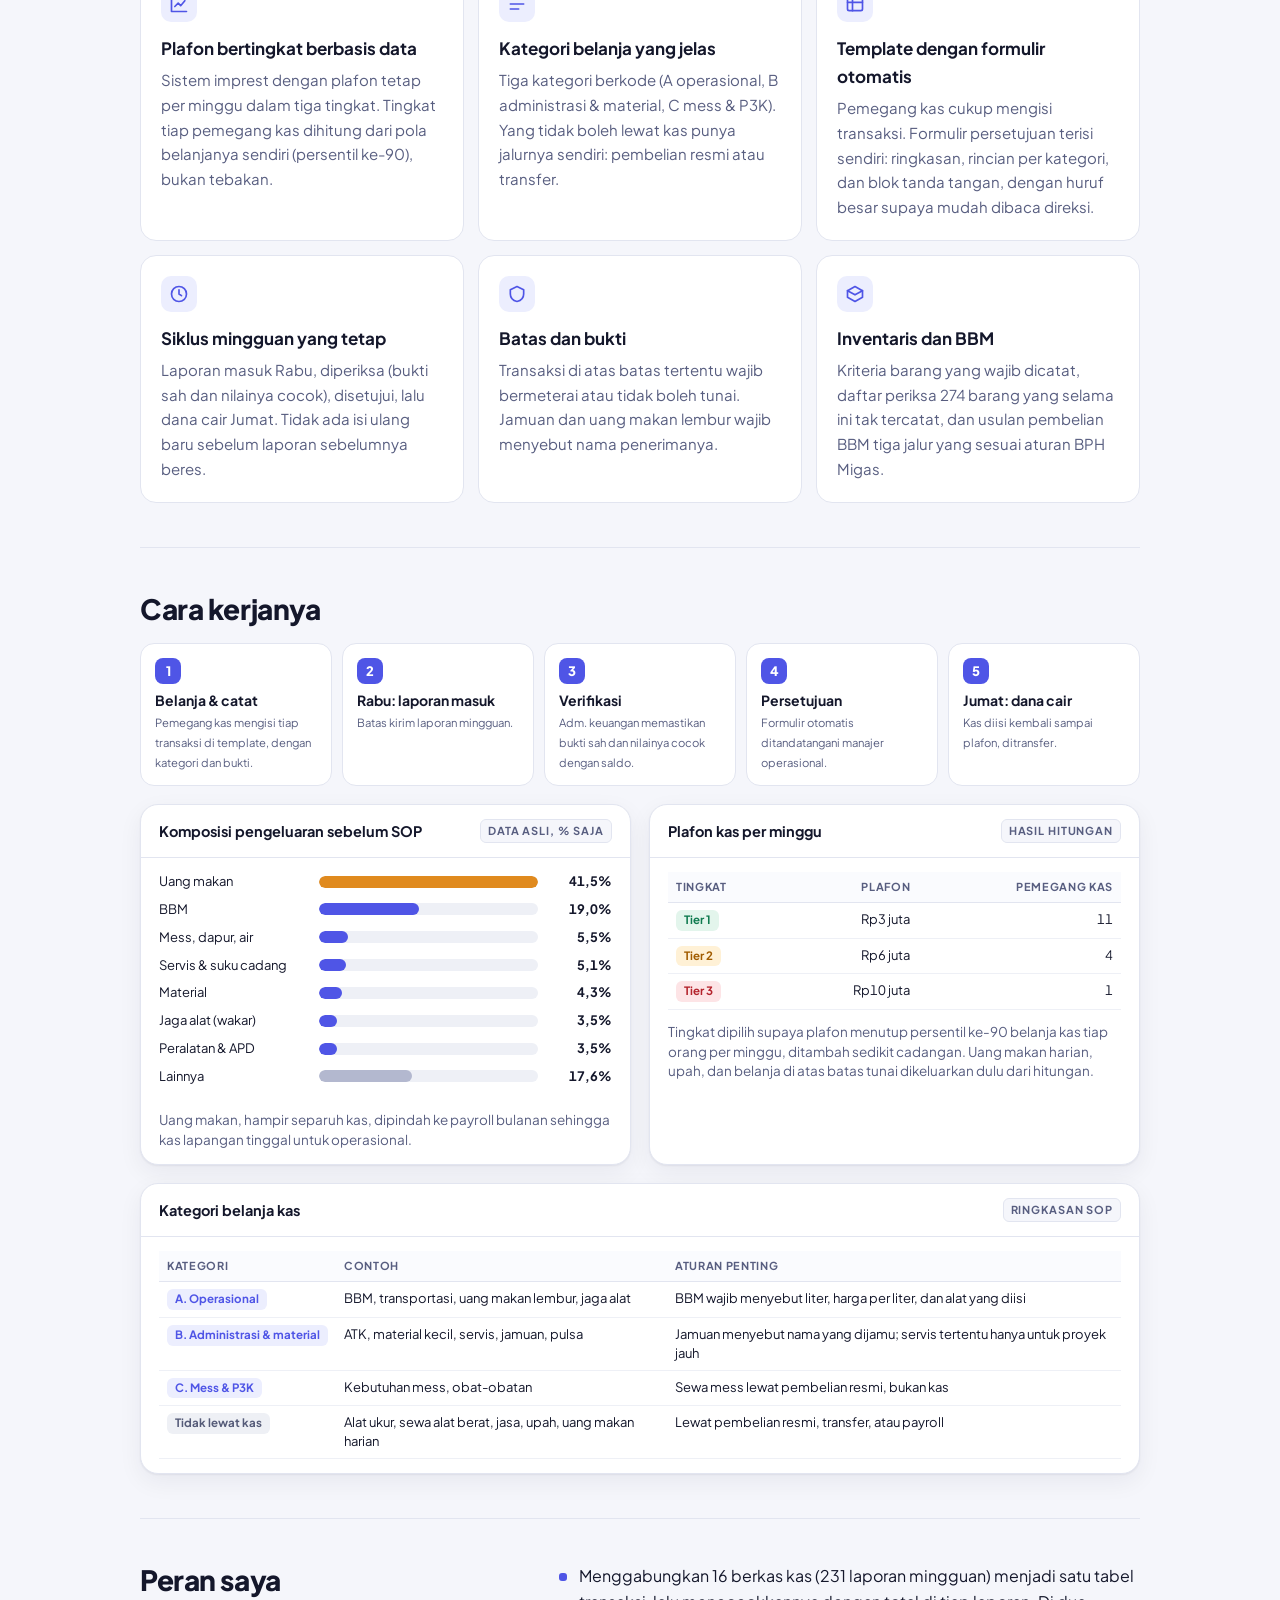
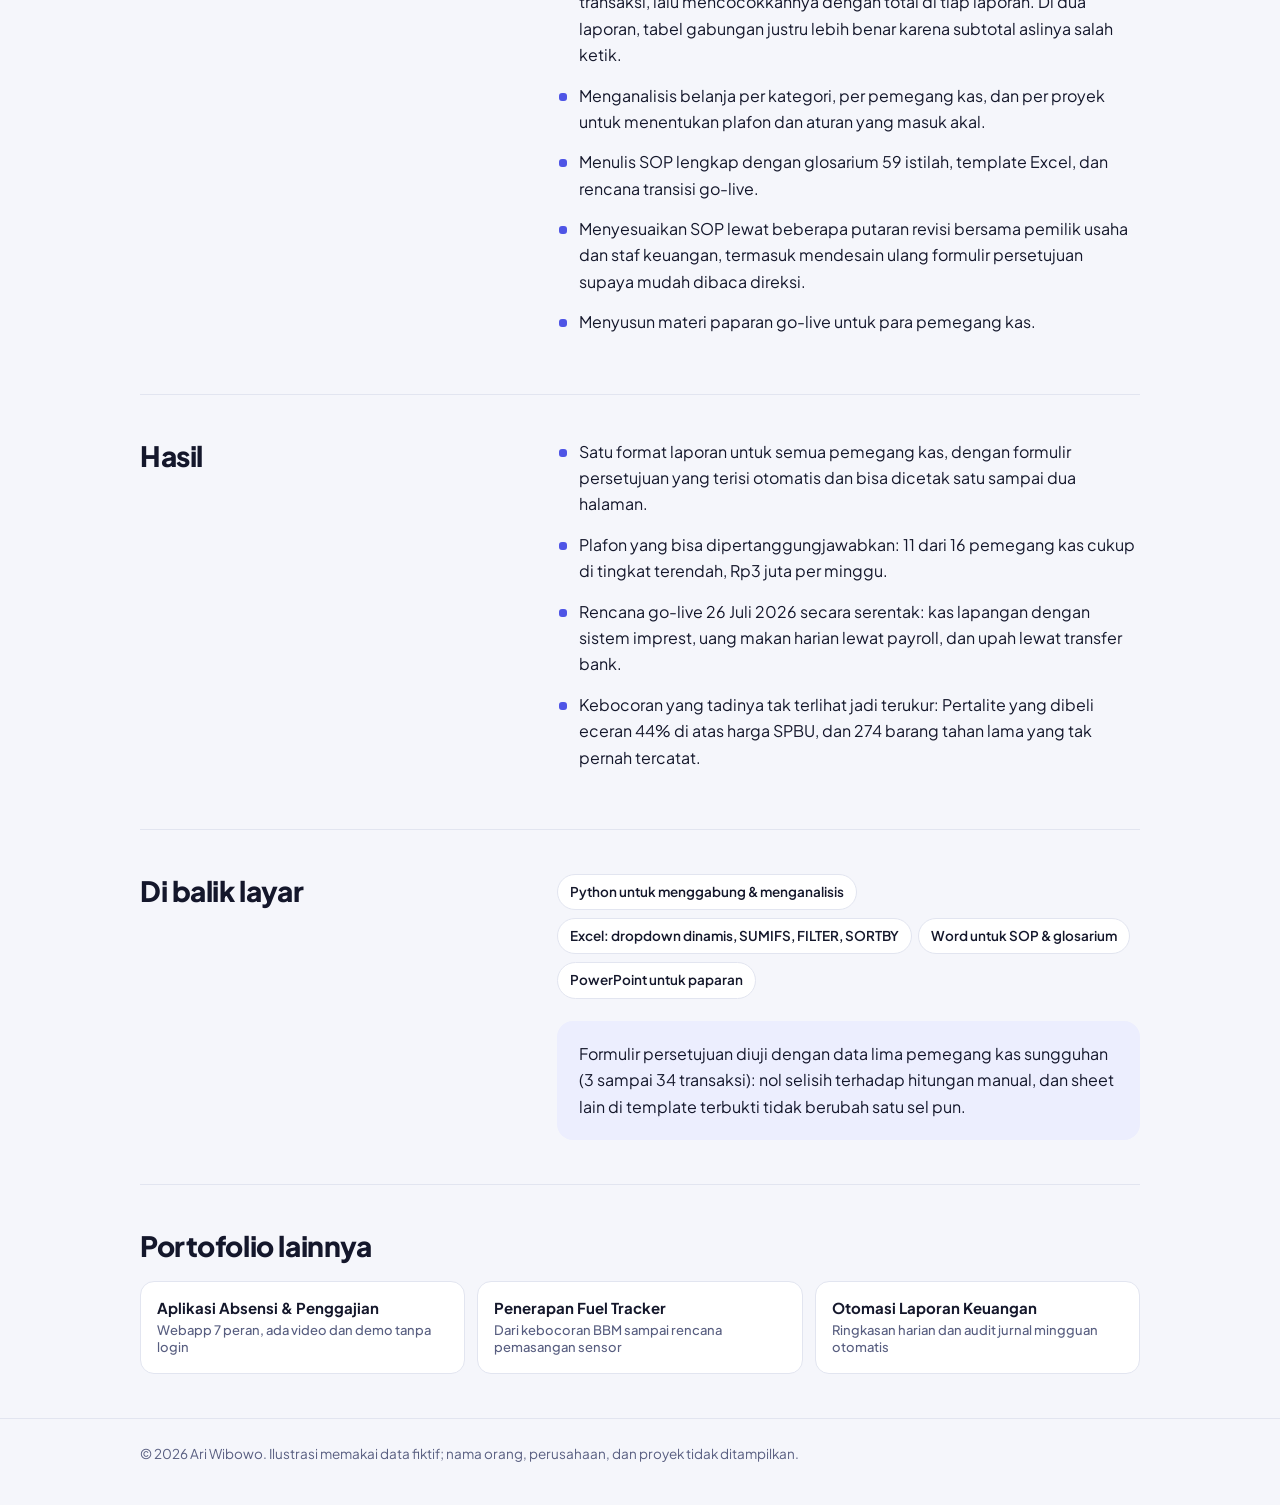
<file: kas-lapangan/index.html>
<!doctype html>
<html lang="id">
<head>
<meta charset="utf-8">
<meta name="viewport" content="width=device-width, initial-scale=1">
<title>SOP Kas Lapangan · Studi kasus Ari Wibowo</title>
<meta name="description" content="Studi kasus: SOP kas lapangan berbasis data untuk 16 pemegang kas di 23 proyek konstruksi. 4.638 transaksi dianalisis, plafon bertingkat, formulir persetujuan otomatis.">
<meta property="og:type" content="article">
<meta property="og:title" content="SOP kas lapangan berbasis data · Ari Wibowo">
<meta property="og:description" content="4.638 transaksi kas lapangan dianalisis menjadi SOP imprest, plafon bertingkat, dan formulir persetujuan yang terisi otomatis.">
<meta property="og:image" content="https://aribowo07-stack.github.io/img/og-kas-lapangan.png">
<meta property="og:image:width" content="1200">
<meta property="og:image:height" content="630">
<meta property="og:url" content="https://aribowo07-stack.github.io/kas-lapangan/">
<meta name="twitter:card" content="summary_large_image">
<meta name="theme-color" content="#ffffff">
<meta name="color-scheme" content="light">
<link rel="icon" href="/absensi-demo/favicon.svg" type="image/svg+xml">
<link rel="preconnect" href="https://fonts.googleapis.com">
<link rel="preconnect" href="https://fonts.gstatic.com" crossorigin>
<link href="https://fonts.googleapis.com/css2?family=Plus+Jakarta+Sans:wght@400;500;600;700;800&display=swap" rel="stylesheet">
<script src="/pelacak.js"></script>
<link rel="stylesheet" href="/gaya.css">
</head>
<body>
<div class="wrap">
  <header class="top">
    <a class="merek" href="/">Ari Wibowo <span>· Portofolio</span></a>
    <a class="btn kecil" href="/">Semua portofolio</a>
  </header>

  <div class="hero">
    <div>
      <div class="kicker">Studi kasus · Tata kelola keuangan</div>
      <h1>SOP kas lapangan untuk 16 pemegang kas di 23 proyek</h1>
      <p class="lead">Uang kas proyek dipegang dan dilaporkan dengan cara masing-masing. Saya membedah seluruh transaksi kas lapangan selama 19 bulan, lalu menyusun SOP, template laporan, dan rencana transisinya sampai siap dijalankan.</p>
      <div class="tombol">
        <a class="btn utama" href="#cara">
          <svg viewBox="0 0 24 24" fill="none" stroke="currentColor" stroke-width="2" stroke-linecap="round" stroke-linejoin="round"><path d="M12 5v14M6 13l6 6 6-6"/></svg>
          Lihat cara kerjanya</a>
        <a class="btn" href="/">Portofolio lainnya</a>
      </div>
      <p class="catatan">Angka berasal dari data kas lapangan Desember 2024 sampai Juni 2026. Ilustrasi memakai data fiktif; nama orang, perusahaan, dan proyek tidak ditampilkan.</p>
    </div>

    <div class="mock" aria-label="Ilustrasi formulir persetujuan kas lapangan dengan data fiktif">
      <div class="kepala"><div><b>Formulir Persetujuan Kas Lapangan</b><br><small>Pemegang kas: Pelaksana Proyek A · PD 12 · 7–13 Agu</small></div><span class="label-fiktif">Data fiktif</span></div>
      <div class="isi">
        <table class="tabel">
          <tr><td>Total pengeluaran</td><td class="r">Rp2.184.000</td></tr>
          <tr><td>Plafon kas lapangan</td><td class="r">Rp3.000.000</td></tr>
          <tr class="total"><td>Saldo akhir</td><td class="r">Rp816.000</td></tr>
        </table>
        <div class="ttd"><div>Dibuat<br>Pemegang kas</div><div>Diperiksa<br>Adm. keuangan</div><div>Disetujui<br>Manajer operasional</div></div>
        <table class="tabel" style="margin-top:12px">
          <tr><th>Tgl</th><th>Rincian</th><th class="r">Rp</th></tr>
          <tr class="sub"><td colspan="2">A. Operasional lapangan · 3 transaksi</td><td class="r">776.000</td></tr>
          <tr><td>08/08</td><td>BBM Pertamax 20 L × 16.300, genset</td><td class="r">326.000</td></tr>
          <tr><td>09/08</td><td>Wakar jaga alat, 2 malam</td><td class="r">300.000</td></tr>
          <tr><td>11/08</td><td>Uang makan lembur, 6 orang (nama terlampir)</td><td class="r">150.000</td></tr>
          <tr class="sub"><td colspan="2">B. Administrasi &amp; material · 2 transaksi</td><td class="r">1.000.000</td></tr>
          <tr><td>08/08</td><td>Kawat bendrat 2 roll</td><td class="r">350.000</td></tr>
          <tr><td>10/08</td><td>Servis, ganti aki genset</td><td class="r">650.000</td></tr>
          <tr class="sub"><td colspan="2">C. Mess &amp; P3K · 2 transaksi</td><td class="r">408.000</td></tr>
          <tr><td>12/08</td><td>Galon &amp; gas mess</td><td class="r">258.000</td></tr>
          <tr><td>12/08</td><td>Obat luka P3K</td><td class="r">150.000</td></tr>
        </table>
      </div>
    </div>
  </div>

  <div class="angka">
    <div><b>4.638</b><span>transaksi kas dianalisis</span></div>
    <div><b>16</b><span>pemegang kas lapangan</span></div>
    <div><b>23</b><span>proyek</span></div>
    <div><b>231</b><span>laporan mingguan digabung jadi satu tabel</span></div>
    <div><b>11 dari 16</b><span>cukup di plafon terendah</span></div>
  </div>

  <section>
    <div class="dua">
      <h2>Masalah awal</h2>
      <ul class="daftar">
        <li>Tiap pemegang kas memakai format laporannya sendiri: ada yang tanpa kolom saldo, ada subtotal yang salah ketik, dan sisa kas yang defisit dicatat di kolom yang berbeda-beda. Merekap 16 berkas butuh penanganan khusus untuk tiap format.</li>
        <li>Tidak ada plafon. Isi ulang kas per minggu bisa beberapa juta sampai puluhan juta, dan belanja yang seharusnya lewat pembelian resmi ikut keluar dari kas, seperti alat ukur, sewa alat berat, dan jasa.</li>
        <li>Uang makan kru dibayar tunai dari kas dan menjadi 41,5% dari seluruh pengeluaran. Barang tahan lama senilai 4,6% kas habis dibiayakan tanpa pernah tercatat sebagai inventaris.</li>
        <li>BBM (19% pengeluaran) dibeli tunai, dan 76% catatannya tidak menyebut berapa liter.</li>
      </ul>
    </div>
  </section>

  <section>
    <h2>Yang saya bangun</h2>
    <div class="kartu">
      <div>
        <div class="ikon"><svg viewBox="0 0 24 24" fill="none" stroke="currentColor" stroke-width="2" stroke-linecap="round" stroke-linejoin="round"><path d="M3 3v18h18"/><path d="M7 15l4-4 3 3 5-6"/></svg></div>
        <h3>Plafon bertingkat berbasis data</h3>
        <p>Sistem imprest dengan plafon tetap per minggu dalam tiga tingkat. Tingkat tiap pemegang kas dihitung dari pola belanjanya sendiri (persentil ke-90), bukan tebakan.</p>
      </div>
      <div>
        <div class="ikon"><svg viewBox="0 0 24 24" fill="none" stroke="currentColor" stroke-width="2" stroke-linecap="round" stroke-linejoin="round"><path d="M4 6h16M4 12h16M4 18h10"/></svg></div>
        <h3>Kategori belanja yang jelas</h3>
        <p>Tiga kategori berkode (A operasional, B administrasi &amp; material, C mess &amp; P3K). Yang tidak boleh lewat kas punya jalurnya sendiri: pembelian resmi atau transfer.</p>
      </div>
      <div>
        <div class="ikon"><svg viewBox="0 0 24 24" fill="none" stroke="currentColor" stroke-width="2" stroke-linecap="round" stroke-linejoin="round"><rect x="3" y="4" width="18" height="16" rx="2"/><path d="M3 10h18M9 4v16"/></svg></div>
        <h3>Template dengan formulir otomatis</h3>
        <p>Pemegang kas cukup mengisi transaksi. Formulir persetujuan terisi sendiri: ringkasan, rincian per kategori, dan blok tanda tangan, dengan huruf besar supaya mudah dibaca direksi.</p>
      </div>
      <div>
        <div class="ikon"><svg viewBox="0 0 24 24" fill="none" stroke="currentColor" stroke-width="2" stroke-linecap="round" stroke-linejoin="round"><circle cx="12" cy="12" r="9"/><path d="M12 7v5l3 2"/></svg></div>
        <h3>Siklus mingguan yang tetap</h3>
        <p>Laporan masuk Rabu, diperiksa (bukti sah dan nilainya cocok), disetujui, lalu dana cair Jumat. Tidak ada isi ulang baru sebelum laporan sebelumnya beres.</p>
      </div>
      <div>
        <div class="ikon"><svg viewBox="0 0 24 24" fill="none" stroke="currentColor" stroke-width="2" stroke-linecap="round" stroke-linejoin="round"><path d="M12 3l8 4v5c0 5-3.5 8-8 9-4.5-1-8-4-8-9V7z"/></svg></div>
        <h3>Batas dan bukti</h3>
        <p>Transaksi di atas batas tertentu wajib bermeterai atau tidak boleh tunai. Jamuan dan uang makan lembur wajib menyebut nama penerimanya.</p>
      </div>
      <div>
        <div class="ikon"><svg viewBox="0 0 24 24" fill="none" stroke="currentColor" stroke-width="2" stroke-linecap="round" stroke-linejoin="round"><path d="M21 8l-9-5-9 5 9 5 9-5z"/><path d="M3 8v8l9 5 9-5V8"/></svg></div>
        <h3>Inventaris dan BBM</h3>
        <p>Kriteria barang yang wajib dicatat, daftar periksa 274 barang yang selama ini tak tercatat, dan usulan pembelian BBM tiga jalur yang sesuai aturan BPH Migas.</p>
      </div>
    </div>
  </section>

  <section id="cara">
    <h2>Cara kerjanya</h2>
    <div class="alur lima">
      <div><b>Belanja &amp; catat</b><small>Pemegang kas mengisi tiap transaksi di template, dengan kategori dan bukti.</small></div>
      <div><b>Rabu: laporan masuk</b><small>Batas kirim laporan mingguan.</small></div>
      <div><b>Verifikasi</b><small>Adm. keuangan memastikan bukti sah dan nilainya cocok dengan saldo.</small></div>
      <div><b>Persetujuan</b><small>Formulir otomatis ditandatangani manajer operasional.</small></div>
      <div><b>Jumat: dana cair</b><small>Kas diisi kembali sampai plafon, ditransfer.</small></div>
    </div>

    <div class="figur-grid" style="margin-top:18px">
      <figure class="mock">
        <div class="kepala"><b>Komposisi pengeluaran sebelum SOP</b><span class="label-fiktif">Data asli, % saja</span></div>
        <div class="isi batang">
          <div class="baris"><span>Uang makan</span><div class="jalur"><div class="isi-b oranye" style="width:100%"></div></div><span class="nilai">41,5%</span></div>
          <div class="baris"><span>BBM</span><div class="jalur"><div class="isi-b" style="width:45.8%"></div></div><span class="nilai">19,0%</span></div>
          <div class="baris"><span>Mess, dapur, air</span><div class="jalur"><div class="isi-b" style="width:13.3%"></div></div><span class="nilai">5,5%</span></div>
          <div class="baris"><span>Servis &amp; suku cadang</span><div class="jalur"><div class="isi-b" style="width:12.3%"></div></div><span class="nilai">5,1%</span></div>
          <div class="baris"><span>Material</span><div class="jalur"><div class="isi-b" style="width:10.4%"></div></div><span class="nilai">4,3%</span></div>
          <div class="baris"><span>Jaga alat (wakar)</span><div class="jalur"><div class="isi-b" style="width:8.4%"></div></div><span class="nilai">3,5%</span></div>
          <div class="baris"><span>Peralatan &amp; APD</span><div class="jalur"><div class="isi-b" style="width:8.4%"></div></div><span class="nilai">3,5%</span></div>
          <div class="baris"><span>Lainnya</span><div class="jalur"><div class="isi-b abu" style="width:42.4%"></div></div><span class="nilai">17,6%</span></div>
        </div>
        <figcaption style="padding:0 18px 14px">Uang makan, hampir separuh kas, dipindah ke payroll bulanan sehingga kas lapangan tinggal untuk operasional.</figcaption>
      </figure>

      <figure class="mock">
        <div class="kepala"><b>Plafon kas per minggu</b><span class="label-fiktif">Hasil hitungan</span></div>
        <div class="isi">
          <table class="tabel">
            <tr><th>Tingkat</th><th class="r">Plafon</th><th class="r">Pemegang kas</th></tr>
            <tr><td><span class="tag t-ok">Tier 1</span></td><td class="r">Rp3 juta</td><td class="r">11</td></tr>
            <tr><td><span class="tag t-sedang">Tier 2</span></td><td class="r">Rp6 juta</td><td class="r">4</td></tr>
            <tr><td><span class="tag t-tinggi">Tier 3</span></td><td class="r">Rp10 juta</td><td class="r">1</td></tr>
          </table>
          <p class="catatan" style="margin:12px 0 0">Tingkat dipilih supaya plafon menutup persentil ke-90 belanja kas tiap orang per minggu, ditambah sedikit cadangan. Uang makan harian, upah, dan belanja di atas batas tunai dikeluarkan dulu dari hitungan.</p>
        </div>
      </figure>

      <figure class="mock" style="grid-column:1/-1">
        <div class="kepala"><b>Kategori belanja kas</b><span class="label-fiktif">Ringkasan SOP</span></div>
        <div class="isi" style="overflow-x:auto">
          <table class="tabel">
            <tr><th>Kategori</th><th>Contoh</th><th>Aturan penting</th></tr>
            <tr><td><span class="tag t-info">A. Operasional</span></td><td>BBM, transportasi, uang makan lembur, jaga alat</td><td>BBM wajib menyebut liter, harga per liter, dan alat yang diisi</td></tr>
            <tr><td><span class="tag t-info">B. Administrasi &amp; material</span></td><td>ATK, material kecil, servis, jamuan, pulsa</td><td>Jamuan menyebut nama yang dijamu; servis tertentu hanya untuk proyek jauh</td></tr>
            <tr><td><span class="tag t-info">C. Mess &amp; P3K</span></td><td>Kebutuhan mess, obat-obatan</td><td>Sewa mess lewat pembelian resmi, bukan kas</td></tr>
            <tr><td><span class="tag t-abu">Tidak lewat kas</span></td><td>Alat ukur, sewa alat berat, jasa, upah, uang makan harian</td><td>Lewat pembelian resmi, transfer, atau payroll</td></tr>
          </table>
        </div>
      </figure>
    </div>
  </section>

  <section>
    <div class="dua">
      <h2>Peran saya</h2>
      <div>
        <ul class="daftar">
          <li>Menggabungkan 16 berkas kas (231 laporan mingguan) menjadi satu tabel transaksi, lalu mencocokkannya dengan total di tiap laporan. Di dua laporan, tabel gabungan justru lebih benar karena subtotal aslinya salah ketik.</li>
          <li>Menganalisis belanja per kategori, per pemegang kas, dan per proyek untuk menentukan plafon dan aturan yang masuk akal.</li>
          <li>Menulis SOP lengkap dengan glosarium 59 istilah, template Excel, dan rencana transisi go-live.</li>
          <li>Menyesuaikan SOP lewat beberapa putaran revisi bersama pemilik usaha dan staf keuangan, termasuk mendesain ulang formulir persetujuan supaya mudah dibaca direksi.</li>
          <li>Menyusun materi paparan go-live untuk para pemegang kas.</li>
        </ul>
      </div>
    </div>
  </section>

  <section>
    <div class="dua">
      <h2>Hasil</h2>
      <div>
        <ul class="daftar">
          <li>Satu format laporan untuk semua pemegang kas, dengan formulir persetujuan yang terisi otomatis dan bisa dicetak satu sampai dua halaman.</li>
          <li>Plafon yang bisa dipertanggungjawabkan: 11 dari 16 pemegang kas cukup di tingkat terendah, Rp3 juta per minggu.</li>
          <li>Rencana go-live 26 Juli 2026 secara serentak: kas lapangan dengan sistem imprest, uang makan harian lewat payroll, dan upah lewat transfer bank.</li>
          <li>Kebocoran yang tadinya tak terlihat jadi terukur: Pertalite yang dibeli eceran 44% di atas harga SPBU, dan 274 barang tahan lama yang tak pernah tercatat.</li>
        </ul>
      </div>
    </div>
  </section>

  <section>
    <div class="dua">
      <h2>Di balik layar</h2>
      <div>
        <p><span class="chip">Python untuk menggabung &amp; menganalisis</span><span class="chip">Excel: dropdown dinamis, SUMIFS, FILTER, SORTBY</span><span class="chip">Word untuk SOP &amp; glosarium</span><span class="chip">PowerPoint untuk paparan</span></p>
        <div class="kotak"><p>Formulir persetujuan diuji dengan data lima pemegang kas sungguhan (3 sampai 34 transaksi): nol selisih terhadap hitungan manual, dan sheet lain di template terbukti tidak berubah satu sel pun.</p></div>
      </div>
    </div>
  </section>

  <section>
    <h2>Portofolio lainnya</h2>
    <div class="lain">
      <a href="/absensi/">Aplikasi Absensi &amp; Penggajian<small>Webapp 7 peran, ada video dan demo tanpa login</small></a>
      <a href="/fuel-tracker/">Penerapan Fuel Tracker<small>Dari kebocoran BBM sampai rencana pemasangan sensor</small></a>
      <a href="/otomasi-keuangan/">Otomasi Laporan Keuangan<small>Ringkasan harian dan audit jurnal mingguan otomatis</small></a>
    </div>
  </section>
</div>
<footer>
  <div class="wrap">© 2026 Ari Wibowo. Ilustrasi memakai data fiktif; nama orang, perusahaan, dan proyek tidak ditampilkan.</div>
</footer>
</body>
</html>
</file>
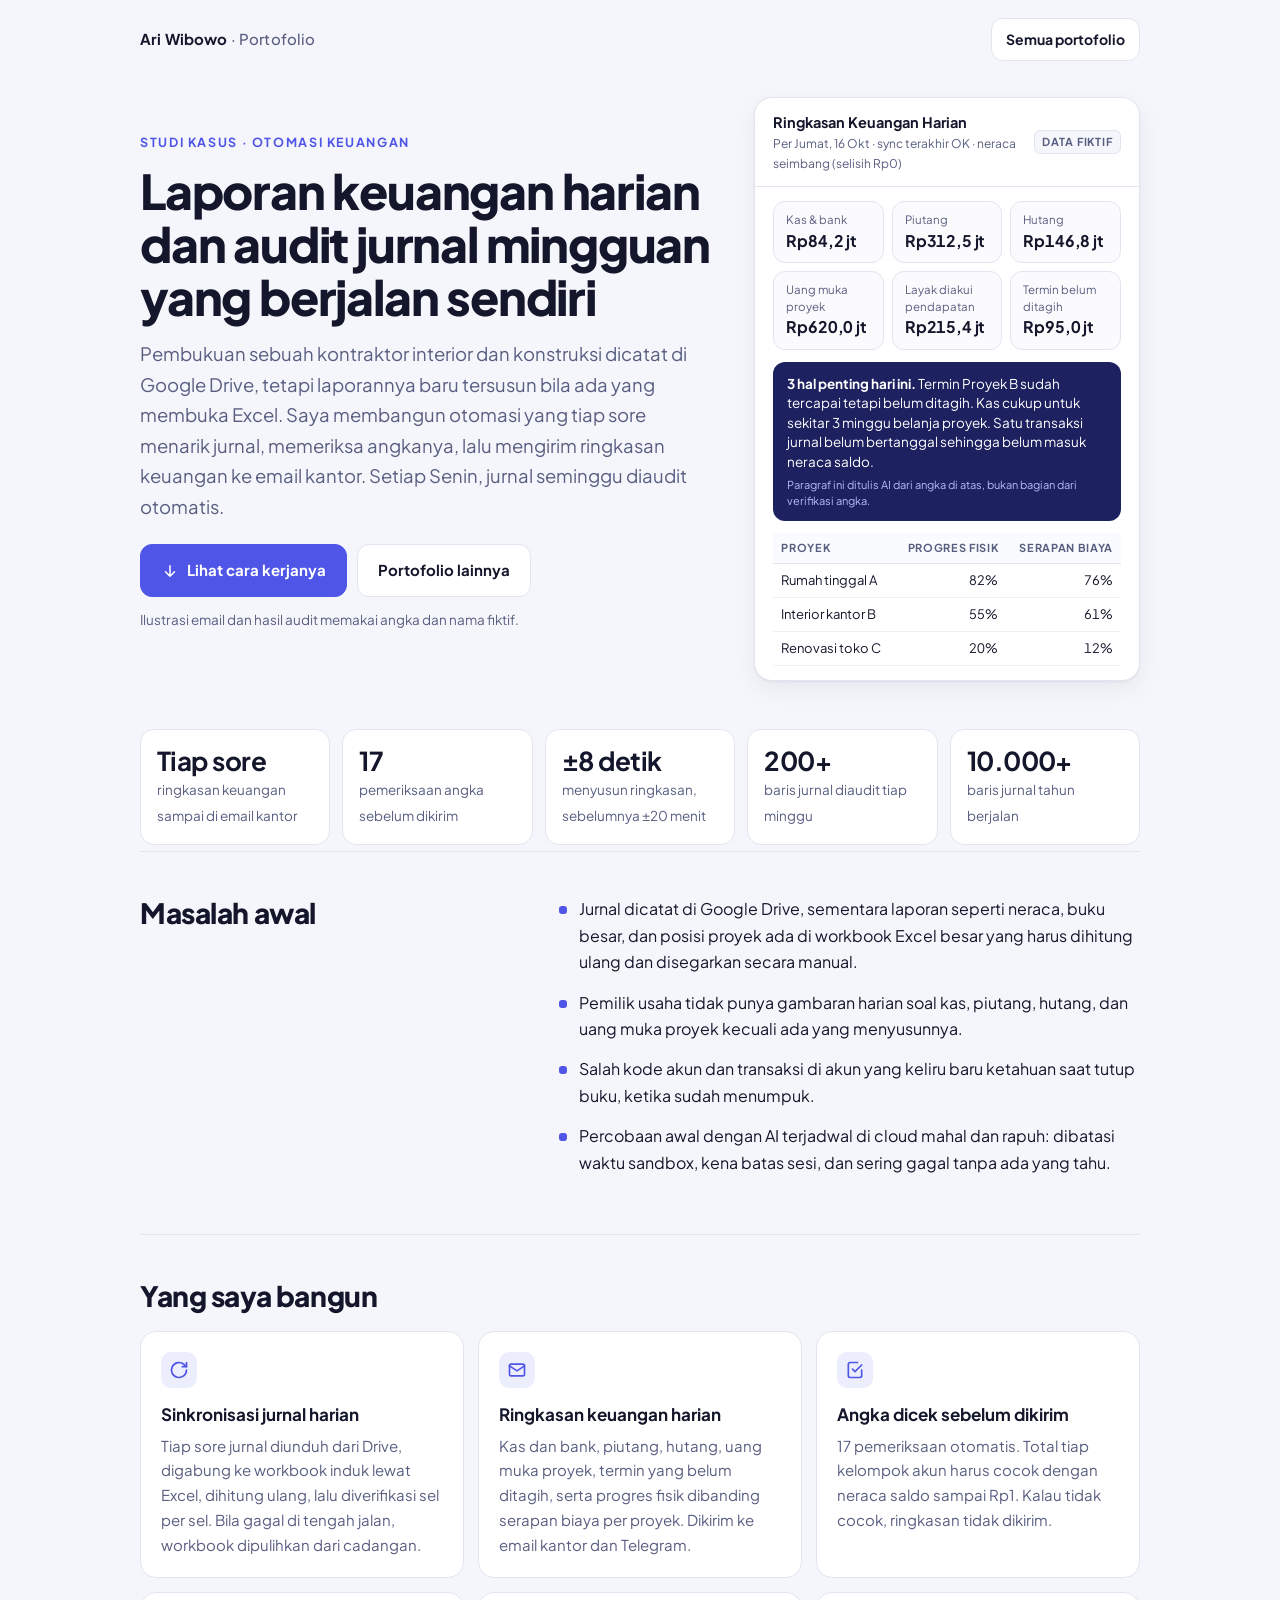
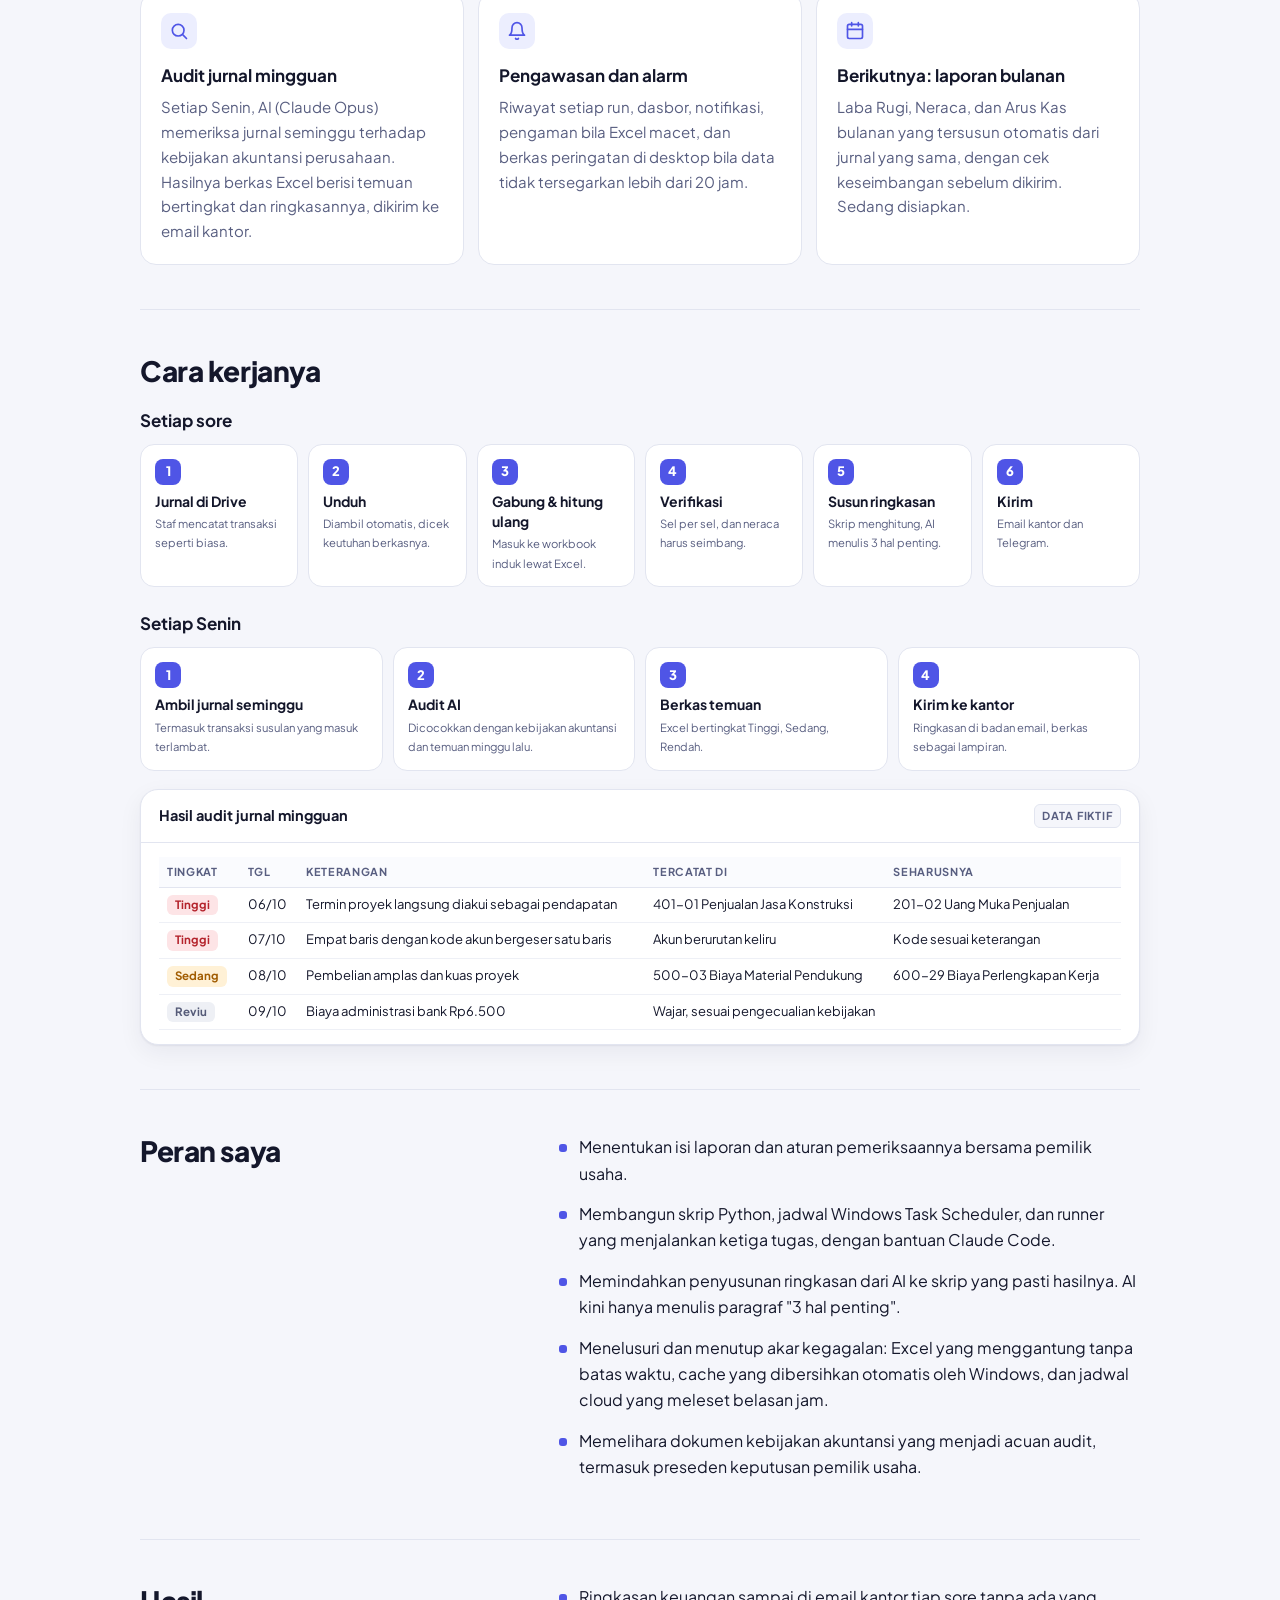
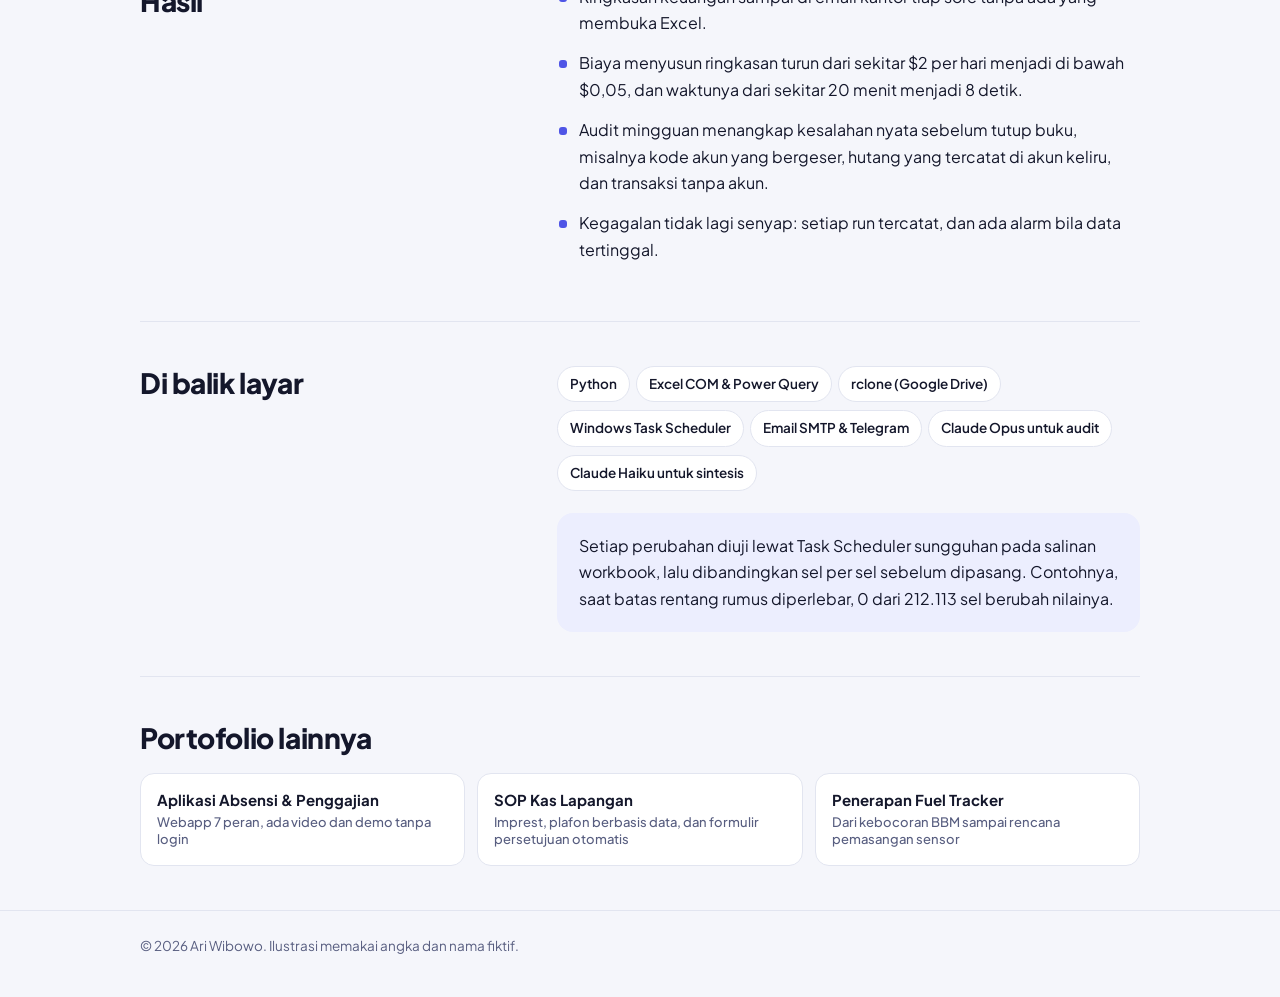
<file: otomasi-keuangan/index.html>
<!doctype html>
<html lang="id">
<head>
<meta charset="utf-8">
<meta name="viewport" content="width=device-width, initial-scale=1">
<title>Otomasi Laporan Keuangan · Studi kasus Ari Wibowo</title>
<meta name="description" content="Studi kasus: ringkasan keuangan harian dan audit jurnal mingguan yang berjalan sendiri, dengan pemeriksaan angka sebelum dikirim. Berikutnya: laporan bulanan Laba Rugi, Neraca, dan Arus Kas.">
<meta property="og:type" content="article">
<meta property="og:title" content="Otomasi laporan keuangan harian & audit jurnal mingguan · Ari Wibowo">
<meta property="og:description" content="Ringkasan keuangan terkirim tiap sore setelah lolos 17 pemeriksaan angka, dan jurnal seminggu diaudit otomatis tiap Senin.">
<meta property="og:image" content="https://aribowo07-stack.github.io/img/og-otomasi-keuangan.png">
<meta property="og:image:width" content="1200">
<meta property="og:image:height" content="630">
<meta property="og:url" content="https://aribowo07-stack.github.io/otomasi-keuangan/">
<meta name="twitter:card" content="summary_large_image">
<meta name="theme-color" content="#ffffff">
<meta name="color-scheme" content="light">
<link rel="icon" href="/absensi-demo/favicon.svg" type="image/svg+xml">
<link rel="preconnect" href="https://fonts.googleapis.com">
<link rel="preconnect" href="https://fonts.gstatic.com" crossorigin>
<link href="https://fonts.googleapis.com/css2?family=Plus+Jakarta+Sans:wght@400;500;600;700;800&display=swap" rel="stylesheet">
<script src="/pelacak.js"></script>
<link rel="stylesheet" href="/gaya.css">
</head>
<body>
<div class="wrap">
  <header class="top">
    <a class="merek" href="/">Ari Wibowo <span>· Portofolio</span></a>
    <a class="btn kecil" href="/">Semua portofolio</a>
  </header>

  <div class="hero">
    <div>
      <div class="kicker">Studi kasus · Otomasi keuangan</div>
      <h1>Laporan keuangan harian dan audit jurnal mingguan yang berjalan sendiri</h1>
      <p class="lead">Pembukuan sebuah kontraktor interior dan konstruksi dicatat di Google Drive, tetapi laporannya baru tersusun bila ada yang membuka Excel. Saya membangun otomasi yang tiap sore menarik jurnal, memeriksa angkanya, lalu mengirim ringkasan keuangan ke email kantor. Setiap Senin, jurnal seminggu diaudit otomatis.</p>
      <div class="tombol">
        <a class="btn utama" href="#cara">
          <svg viewBox="0 0 24 24" fill="none" stroke="currentColor" stroke-width="2" stroke-linecap="round" stroke-linejoin="round"><path d="M12 5v14M6 13l6 6 6-6"/></svg>
          Lihat cara kerjanya</a>
        <a class="btn" href="/">Portofolio lainnya</a>
      </div>
      <p class="catatan">Ilustrasi email dan hasil audit memakai angka dan nama fiktif.</p>
    </div>

    <div class="mock" aria-label="Ilustrasi email ringkasan keuangan harian dengan data fiktif">
      <div class="kepala"><div><b>Ringkasan Keuangan Harian</b><br><small>Per Jumat, 16 Okt · sync terakhir OK · neraca seimbang (selisih Rp0)</small></div><span class="label-fiktif">Data fiktif</span></div>
      <div class="isi">
        <div class="ubin">
          <div><small>Kas &amp; bank</small><b>Rp84,2 jt</b></div>
          <div><small>Piutang</small><b>Rp312,5 jt</b></div>
          <div><small>Hutang</small><b>Rp146,8 jt</b></div>
          <div><small>Uang muka proyek</small><b>Rp620,0 jt</b></div>
          <div><small>Layak diakui pendapatan</small><b>Rp215,4 jt</b></div>
          <div><small>Termin belum ditagih</small><b>Rp95,0 jt</b></div>
        </div>
        <div class="sorot"><b>3 hal penting hari ini.</b> Termin Proyek B sudah tercapai tetapi belum ditagih. Kas cukup untuk sekitar 3 minggu belanja proyek. Satu transaksi jurnal belum bertanggal sehingga belum masuk neraca saldo.<small>Paragraf ini ditulis AI dari angka di atas, bukan bagian dari verifikasi angka.</small></div>
        <table class="tabel">
          <tr><th>Proyek</th><th class="r">Progres fisik</th><th class="r">Serapan biaya</th></tr>
          <tr><td>Rumah tinggal A</td><td class="r">82%</td><td class="r">76%</td></tr>
          <tr><td>Interior kantor B</td><td class="r">55%</td><td class="r">61%</td></tr>
          <tr><td>Renovasi toko C</td><td class="r">20%</td><td class="r">12%</td></tr>
        </table>
      </div>
    </div>
  </div>

  <div class="angka">
    <div><b>Tiap sore</b><span>ringkasan keuangan sampai di email kantor</span></div>
    <div><b>17</b><span>pemeriksaan angka sebelum dikirim</span></div>
    <div><b>±8 detik</b><span>menyusun ringkasan, sebelumnya ±20 menit</span></div>
    <div><b>200+</b><span>baris jurnal diaudit tiap minggu</span></div>
    <div><b>10.000+</b><span>baris jurnal tahun berjalan</span></div>
  </div>

  <section>
    <div class="dua">
      <h2>Masalah awal</h2>
      <ul class="daftar">
        <li>Jurnal dicatat di Google Drive, sementara laporan seperti neraca, buku besar, dan posisi proyek ada di workbook Excel besar yang harus dihitung ulang dan disegarkan secara manual.</li>
        <li>Pemilik usaha tidak punya gambaran harian soal kas, piutang, hutang, dan uang muka proyek kecuali ada yang menyusunnya.</li>
        <li>Salah kode akun dan transaksi di akun yang keliru baru ketahuan saat tutup buku, ketika sudah menumpuk.</li>
        <li>Percobaan awal dengan AI terjadwal di cloud mahal dan rapuh: dibatasi waktu sandbox, kena batas sesi, dan sering gagal tanpa ada yang tahu.</li>
      </ul>
    </div>
  </section>

  <section>
    <h2>Yang saya bangun</h2>
    <div class="kartu">
      <div>
        <div class="ikon"><svg viewBox="0 0 24 24" fill="none" stroke="currentColor" stroke-width="2" stroke-linecap="round" stroke-linejoin="round"><path d="M21 12a9 9 0 1 1-3-6.7L21 8"/><path d="M21 3v5h-5"/></svg></div>
        <h3>Sinkronisasi jurnal harian</h3>
        <p>Tiap sore jurnal diunduh dari Drive, digabung ke workbook induk lewat Excel, dihitung ulang, lalu diverifikasi sel per sel. Bila gagal di tengah jalan, workbook dipulihkan dari cadangan.</p>
      </div>
      <div>
        <div class="ikon"><svg viewBox="0 0 24 24" fill="none" stroke="currentColor" stroke-width="2" stroke-linecap="round" stroke-linejoin="round"><rect x="3" y="5" width="18" height="14" rx="2"/><path d="M3 7l9 6 9-6"/></svg></div>
        <h3>Ringkasan keuangan harian</h3>
        <p>Kas dan bank, piutang, hutang, uang muka proyek, termin yang belum ditagih, serta progres fisik dibanding serapan biaya per proyek. Dikirim ke email kantor dan Telegram.</p>
      </div>
      <div>
        <div class="ikon"><svg viewBox="0 0 24 24" fill="none" stroke="currentColor" stroke-width="2" stroke-linecap="round" stroke-linejoin="round"><path d="M9 11l3 3 8-8"/><path d="M20 12v7a2 2 0 0 1-2 2H6a2 2 0 0 1-2-2V5a2 2 0 0 1 2-2h9"/></svg></div>
        <h3>Angka dicek sebelum dikirim</h3>
        <p>17 pemeriksaan otomatis. Total tiap kelompok akun harus cocok dengan neraca saldo sampai Rp1. Kalau tidak cocok, ringkasan tidak dikirim.</p>
      </div>
      <div>
        <div class="ikon"><svg viewBox="0 0 24 24" fill="none" stroke="currentColor" stroke-width="2" stroke-linecap="round" stroke-linejoin="round"><circle cx="11" cy="11" r="7"/><path d="M21 21l-4.3-4.3"/></svg></div>
        <h3>Audit jurnal mingguan</h3>
        <p>Setiap Senin, AI (Claude Opus) memeriksa jurnal seminggu terhadap kebijakan akuntansi perusahaan. Hasilnya berkas Excel berisi temuan bertingkat dan ringkasannya, dikirim ke email kantor.</p>
      </div>
      <div>
        <div class="ikon"><svg viewBox="0 0 24 24" fill="none" stroke="currentColor" stroke-width="2" stroke-linecap="round" stroke-linejoin="round"><path d="M18 8a6 6 0 1 0-12 0c0 7-3 9-3 9h18s-3-2-3-9"/><path d="M13.7 21a2 2 0 0 1-3.4 0"/></svg></div>
        <h3>Pengawasan dan alarm</h3>
        <p>Riwayat setiap run, dasbor, notifikasi, pengaman bila Excel macet, dan berkas peringatan di desktop bila data tidak tersegarkan lebih dari 20 jam.</p>
      </div>
      <div>
        <div class="ikon"><svg viewBox="0 0 24 24" fill="none" stroke="currentColor" stroke-width="2" stroke-linecap="round" stroke-linejoin="round"><rect x="3" y="4" width="18" height="17" rx="2"/><path d="M16 2v4M8 2v4M3 10h18"/></svg></div>
        <h3>Berikutnya: laporan bulanan</h3>
        <p>Laba Rugi, Neraca, dan Arus Kas bulanan yang tersusun otomatis dari jurnal yang sama, dengan cek keseimbangan sebelum dikirim. Sedang disiapkan.</p>
      </div>
    </div>
  </section>

  <section id="cara">
    <h2>Cara kerjanya</h2>
    <h3 style="margin-bottom:10px">Setiap sore</h3>
    <div class="alur enam">
      <div><b>Jurnal di Drive</b><small>Staf mencatat transaksi seperti biasa.</small></div>
      <div><b>Unduh</b><small>Diambil otomatis, dicek keutuhan berkasnya.</small></div>
      <div><b>Gabung &amp; hitung ulang</b><small>Masuk ke workbook induk lewat Excel.</small></div>
      <div><b>Verifikasi</b><small>Sel per sel, dan neraca harus seimbang.</small></div>
      <div><b>Susun ringkasan</b><small>Skrip menghitung, AI menulis 3 hal penting.</small></div>
      <div><b>Kirim</b><small>Email kantor dan Telegram.</small></div>
    </div>
    <h3 style="margin:22px 0 10px">Setiap Senin</h3>
    <div class="alur empat">
      <div><b>Ambil jurnal seminggu</b><small>Termasuk transaksi susulan yang masuk terlambat.</small></div>
      <div><b>Audit AI</b><small>Dicocokkan dengan kebijakan akuntansi dan temuan minggu lalu.</small></div>
      <div><b>Berkas temuan</b><small>Excel bertingkat Tinggi, Sedang, Rendah.</small></div>
      <div><b>Kirim ke kantor</b><small>Ringkasan di badan email, berkas sebagai lampiran.</small></div>
    </div>

    <figure class="mock" style="margin-top:18px">
      <div class="kepala"><b>Hasil audit jurnal mingguan</b><span class="label-fiktif">Data fiktif</span></div>
      <div class="isi" style="overflow-x:auto">
        <table class="tabel">
          <tr><th>Tingkat</th><th>Tgl</th><th>Keterangan</th><th>Tercatat di</th><th>Seharusnya</th></tr>
          <tr><td><span class="tag t-tinggi">Tinggi</span></td><td>06/10</td><td>Termin proyek langsung diakui sebagai pendapatan</td><td>401-01 Penjualan Jasa Konstruksi</td><td>201-02 Uang Muka Penjualan</td></tr>
          <tr><td><span class="tag t-tinggi">Tinggi</span></td><td>07/10</td><td>Empat baris dengan kode akun bergeser satu baris</td><td>Akun berurutan keliru</td><td>Kode sesuai keterangan</td></tr>
          <tr><td><span class="tag t-sedang">Sedang</span></td><td>08/10</td><td>Pembelian amplas dan kuas proyek</td><td>500-03 Biaya Material Pendukung</td><td>600-29 Biaya Perlengkapan Kerja</td></tr>
          <tr><td><span class="tag t-abu">Reviu</span></td><td>09/10</td><td>Biaya administrasi bank Rp6.500</td><td colspan="2">Wajar, sesuai pengecualian kebijakan</td></tr>
        </table>
      </div>
    </figure>
  </section>

  <section>
    <div class="dua">
      <h2>Peran saya</h2>
      <div>
        <ul class="daftar">
          <li>Menentukan isi laporan dan aturan pemeriksaannya bersama pemilik usaha.</li>
          <li>Membangun skrip Python, jadwal Windows Task Scheduler, dan runner yang menjalankan ketiga tugas, dengan bantuan Claude Code.</li>
          <li>Memindahkan penyusunan ringkasan dari AI ke skrip yang pasti hasilnya. AI kini hanya menulis paragraf "3 hal penting".</li>
          <li>Menelusuri dan menutup akar kegagalan: Excel yang menggantung tanpa batas waktu, cache yang dibersihkan otomatis oleh Windows, dan jadwal cloud yang meleset belasan jam.</li>
          <li>Memelihara dokumen kebijakan akuntansi yang menjadi acuan audit, termasuk preseden keputusan pemilik usaha.</li>
        </ul>
      </div>
    </div>
  </section>

  <section>
    <div class="dua">
      <h2>Hasil</h2>
      <div>
        <ul class="daftar">
          <li>Ringkasan keuangan sampai di email kantor tiap sore tanpa ada yang membuka Excel.</li>
          <li>Biaya menyusun ringkasan turun dari sekitar $2 per hari menjadi di bawah $0,05, dan waktunya dari sekitar 20 menit menjadi 8 detik.</li>
          <li>Audit mingguan menangkap kesalahan nyata sebelum tutup buku, misalnya kode akun yang bergeser, hutang yang tercatat di akun keliru, dan transaksi tanpa akun.</li>
          <li>Kegagalan tidak lagi senyap: setiap run tercatat, dan ada alarm bila data tertinggal.</li>
        </ul>
      </div>
    </div>
  </section>

  <section>
    <div class="dua">
      <h2>Di balik layar</h2>
      <div>
        <p><span class="chip">Python</span><span class="chip">Excel COM &amp; Power Query</span><span class="chip">rclone (Google Drive)</span><span class="chip">Windows Task Scheduler</span><span class="chip">Email SMTP &amp; Telegram</span><span class="chip">Claude Opus untuk audit</span><span class="chip">Claude Haiku untuk sintesis</span></p>
        <div class="kotak"><p>Setiap perubahan diuji lewat Task Scheduler sungguhan pada salinan workbook, lalu dibandingkan sel per sel sebelum dipasang. Contohnya, saat batas rentang rumus diperlebar, 0 dari 212.113 sel berubah nilainya.</p></div>
      </div>
    </div>
  </section>

  <section>
    <h2>Portofolio lainnya</h2>
    <div class="lain">
      <a href="/absensi/">Aplikasi Absensi &amp; Penggajian<small>Webapp 7 peran, ada video dan demo tanpa login</small></a>
      <a href="/kas-lapangan/">SOP Kas Lapangan<small>Imprest, plafon berbasis data, dan formulir persetujuan otomatis</small></a>
      <a href="/fuel-tracker/">Penerapan Fuel Tracker<small>Dari kebocoran BBM sampai rencana pemasangan sensor</small></a>
    </div>
  </section>
</div>
<footer>
  <div class="wrap">© 2026 Ari Wibowo. Ilustrasi memakai angka dan nama fiktif.</div>
</footer>
</body>
</html>
</file>
<file: gaya.css>
/* Gaya bersama portofolio Ari Wibowo. Sengaja selalu terang (permintaan Ari). */
:root{
  --bg:#f5f6fb; --card:#ffffff; --text:#14172b; --muted:#585e80; --line:#e2e5f0;
  --brand:#4f55e6; --brand-ink:#ffffff; --brand-weak:#eceefe; --ok:#0f7a4f; --ok-weak:#e3f5ec;
  --warn:#a15c00; --warn-weak:#fff1d6; --bad:#b4232c; --bad-weak:#fde4e6;
  --shadow:0 1px 2px rgba(20,23,43,.06),0 8px 24px rgba(20,23,43,.06);
  color-scheme: light;
}
*{box-sizing:border-box}
html{-webkit-text-size-adjust:100%;scroll-behavior:smooth}
body{margin:0;background:var(--bg);color:var(--text);font:16px/1.65 'Plus Jakarta Sans',system-ui,-apple-system,'Segoe UI',sans-serif;-webkit-font-smoothing:antialiased}
a{color:var(--brand)}
.wrap{max-width:1040px;margin:0 auto;padding:0 20px}
header.top{display:flex;align-items:center;justify-content:space-between;gap:12px;padding:18px 0}
.merek{font-weight:700;font-size:15px;letter-spacing:.01em;color:var(--text);text-decoration:none}
.merek span{color:var(--muted);font-weight:500}
.kicker{font-size:12.5px;font-weight:700;letter-spacing:.13em;text-transform:uppercase;color:var(--brand)}
h1{font-size:clamp(30px,6vw,48px);line-height:1.1;letter-spacing:-.025em;margin:12px 0 16px;font-weight:800}
h2{font-size:clamp(22px,4vw,28px);line-height:1.2;letter-spacing:-.015em;margin:0 0 18px;font-weight:800}
h3{font-size:17px;margin:0 0 6px;font-weight:700}
p{margin:0 0 14px}
.lead{font-size:clamp(16.5px,2.3vw,18.5px);color:var(--muted);max-width:640px}
.hero{display:grid;gap:36px;align-items:center;padding:18px 0 40px}
@media (min-width:880px){.hero{grid-template-columns:1.2fr .8fr}}
.tombol{display:flex;flex-wrap:wrap;gap:10px;margin:22px 0 12px}
.btn{display:inline-flex;align-items:center;gap:8px;padding:13px 20px;border-radius:12px;font-weight:700;font-size:15px;text-decoration:none;border:1.5px solid var(--line);color:var(--text);background:var(--card)}
.btn.utama{background:var(--brand);border-color:var(--brand);color:var(--brand-ink)}
.btn.kecil{padding:9px 14px;font-size:14px}
.btn svg{width:18px;height:18px}
.catatan{font-size:13.5px;color:var(--muted)}
.video{background:#10132b;border-radius:22px;padding:10px;box-shadow:var(--shadow);max-width:340px;margin:0 auto;width:100%}
.video video{display:block;width:100%;aspect-ratio:9/16;border-radius:14px;background:#10132b}
.angka{display:grid;grid-template-columns:repeat(2,1fr);gap:12px;margin:8px 0 6px}
@media (min-width:720px){.angka{grid-template-columns:repeat(5,1fr)}}
.angka div{background:var(--card);border:1px solid var(--line);border-radius:14px;padding:16px}
.angka b{display:block;font-size:26px;letter-spacing:-.02em;line-height:1.15}
.angka span{font-size:13.5px;color:var(--muted)}
section{padding:44px 0;border-top:1px solid var(--line)}
.dua{display:grid;gap:28px}
@media (min-width:880px){.dua{grid-template-columns:.8fr 1.2fr}}
ul.daftar{margin:0;padding:0;list-style:none}
ul.daftar li{position:relative;padding:0 0 14px 22px}
ul.daftar li::before{content:"";position:absolute;left:2px;top:10px;width:8px;height:8px;border-radius:3px;background:var(--brand)}
.kartu{display:grid;gap:14px}
@media (min-width:640px){.kartu{grid-template-columns:repeat(2,1fr)}}
@media (min-width:960px){.kartu{grid-template-columns:repeat(3,1fr)}}
.kartu > div{background:var(--card);border:1px solid var(--line);border-radius:16px;padding:20px}
.kartu p{color:var(--muted);font-size:15px;margin:0}
.ikon{width:36px;height:36px;border-radius:10px;background:var(--brand-weak);color:var(--brand);display:grid;place-items:center;margin-bottom:12px}
.ikon svg{width:20px;height:20px}
.layar{display:grid;grid-template-columns:repeat(2,1fr);gap:16px}
@media (min-width:880px){.layar{grid-template-columns:repeat(4,1fr)}}
figure{margin:0}
figure img{display:block;width:100%;height:auto;border-radius:18px;border:1px solid var(--line);box-shadow:var(--shadow);background:var(--card)}
figcaption{font-size:13.5px;color:var(--muted);margin-top:10px;line-height:1.5}
.lebar{margin-top:22px}
.lebar img{border-radius:14px}
.chip{display:inline-block;padding:6px 12px;border-radius:999px;background:var(--card);border:1px solid var(--line);font-size:13.5px;font-weight:600;margin:0 6px 8px 0}
.kotak{background:var(--brand-weak);border-radius:16px;padding:20px 22px}
.kotak p:last-child{margin:0}
.cta{text-align:center;padding:52px 0 60px}
footer{border-top:1px solid var(--line);padding:24px 0 40px;font-size:13.5px;color:var(--muted)}

/* ── Ilustrasi dokumen (data fiktif) ─────────────────────────────── */
.figur-grid{display:grid;gap:18px}
@media (min-width:880px){.figur-grid{grid-template-columns:repeat(2,1fr)}}
.mock{background:var(--card);border:1px solid var(--line);border-radius:18px;box-shadow:var(--shadow);overflow:hidden;font-size:13.5px;line-height:1.45}
.mock .kepala{padding:14px 18px;border-bottom:1px solid var(--line);display:flex;justify-content:space-between;gap:10px;align-items:center}
.mock .kepala b{font-size:14.5px}
.mock .kepala small{color:var(--muted);font-size:12px}
.mock .isi{padding:14px 18px}
.mock .label-fiktif{font-size:11px;font-weight:700;letter-spacing:.08em;text-transform:uppercase;color:var(--muted);background:var(--bg);border:1px solid var(--line);border-radius:6px;padding:3px 7px;white-space:nowrap}
.tabel{width:100%;border-collapse:collapse;font-size:13px}
.tabel th{text-align:left;font-size:11px;letter-spacing:.06em;text-transform:uppercase;color:var(--muted);font-weight:700;padding:7px 8px;border-bottom:1px solid var(--line);background:#fafbfe}
.tabel td{padding:7px 8px;border-bottom:1px solid #eef0f6;vertical-align:top}
.tabel td.r,.tabel th.r{text-align:right;font-variant-numeric:tabular-nums}
.tabel tr.sub td{background:#f6f7fc;font-weight:700}
.tabel tr.total td{font-weight:800;border-top:2px solid var(--line)}
.tag{display:inline-block;font-size:11.5px;font-weight:700;border-radius:6px;padding:2px 8px;white-space:nowrap}
.t-ok{background:var(--ok-weak);color:var(--ok)}
.t-sedang{background:var(--warn-weak);color:var(--warn)}
.t-tinggi{background:var(--bad-weak);color:var(--bad)}
.t-info{background:var(--brand-weak);color:var(--brand)}
.t-abu{background:#eef0f5;color:#555b78}
.ubin{display:grid;grid-template-columns:repeat(2,1fr);gap:8px}
@media (min-width:520px){.ubin{grid-template-columns:repeat(3,1fr)}}
.ubin div{border:1px solid var(--line);border-radius:12px;padding:10px 12px;background:#fbfbfe}
.ubin small{display:block;color:var(--muted);font-size:11.5px}
.ubin b{display:block;font-size:16px;letter-spacing:-.01em;font-variant-numeric:tabular-nums}
.sorot{background:#1d2160;color:#fff;border-radius:12px;padding:12px 14px;margin:12px 0}
.sorot small{display:block;color:#b9bdf3;font-size:11px;margin-top:6px}
.batang{display:grid;gap:9px}
.batang .baris{display:grid;grid-template-columns:150px 1fr 64px;gap:10px;align-items:center;font-size:13px}
@media (max-width:480px){.batang .baris{grid-template-columns:110px 1fr 54px}}
.batang .jalur{height:12px;border-radius:6px;background:#eef0f6;overflow:hidden}
.batang .isi-b{height:100%;border-radius:6px;background:var(--brand)}
.batang .isi-b.oranye{background:#e08a1e}
.batang .isi-b.hijau{background:#1f9d68}
.batang .isi-b.abu{background:#b3b8cf}
.batang .nilai{text-align:right;font-weight:700;font-variant-numeric:tabular-nums}
.alur{display:grid;gap:10px;counter-reset:langkah}
@media (min-width:880px){.alur.lima{grid-template-columns:repeat(5,1fr)}.alur.empat{grid-template-columns:repeat(4,1fr)}.alur.enam{grid-template-columns:repeat(6,1fr)}}
.alur > div{position:relative;background:var(--card);border:1px solid var(--line);border-radius:14px;padding:14px 14px 14px 52px;font-size:13.5px;line-height:1.45}
@media (min-width:880px){.alur > div{padding:46px 14px 14px}}
.alur > div::before{counter-increment:langkah;content:counter(langkah);position:absolute;left:14px;top:14px;width:26px;height:26px;border-radius:8px;background:var(--brand);color:#fff;font-weight:800;font-size:13px;display:grid;place-items:center}
.alur > div b{display:block;font-size:14px;margin-bottom:2px}
.alur > div small{color:var(--muted)}
.ttd{display:grid;grid-template-columns:repeat(3,1fr);gap:8px;margin-top:10px;text-align:center;font-size:12px;color:var(--muted)}
.ttd div{border:1px dashed var(--line);border-radius:10px;padding:26px 6px 8px}

/* ── Beranda & tautan antar-halaman ───────────────────────────────── */
.proyek{display:grid;gap:16px}
@media (min-width:760px){.proyek{grid-template-columns:repeat(2,1fr)}}
.proyek a{display:flex;flex-direction:column;gap:10px;background:var(--card);border:1px solid var(--line);border-radius:18px;padding:22px;text-decoration:none;color:var(--text);box-shadow:var(--shadow);transition:transform .15s ease,border-color .15s ease}
.proyek a:hover{transform:translateY(-2px);border-color:#c9cdf6}
.proyek h3{font-size:19px;margin:0;line-height:1.3}
.proyek p{margin:0;color:var(--muted);font-size:15px}
.proyek .poin{display:flex;flex-wrap:wrap;gap:6px;margin-top:2px}
.proyek .lanjut{margin-top:auto;font-weight:700;color:var(--brand);font-size:14.5px}
.lain{display:grid;gap:12px}
@media (min-width:760px){.lain{grid-template-columns:repeat(3,1fr)}}
.lain a{display:block;background:var(--card);border:1px solid var(--line);border-radius:14px;padding:16px;text-decoration:none;color:var(--text);font-weight:700;font-size:15px;line-height:1.35}
.lain a small{display:block;color:var(--muted);font-weight:500;font-size:13px;margin-top:4px}
</file>
<file: absensi-demo/assets/index-lFUQzaxd.css>
:root[data-theme=dark]{color-scheme:dark;--page: #0a0b0d;--bg: #0e1013;--surface: #14171c;--surface2: #1a1e24;--elev: #212630;--line: #232830;--line2: #333a45;--text: #e8eaee;--muted: #98a0ad;--hint: #848d9b;--brand: #7c8cff;--brand-ink: #0a0e24;--brand-weak: rgba(124, 140, 255, .14);--brand-line: rgba(124, 140, 255, .35);--info: #45c7f0;--info-weak: rgba(69, 199, 240, .14);--success: #2fd3a0;--success-weak: rgba(47, 211, 160, .14);--warn: #e8a33d;--warn-weak: rgba(232, 163, 61, .15);--danger: #f0666e;--danger-weak: rgba(240, 102, 110, .14);--shadow: 0 14px 40px rgba(0, 0, 0, .55);--glow: 0 0 0 2px var(--brand-weak)}:root[data-theme=light]{color-scheme:light;--page: #edf0f4;--bg: #f4f6f9;--surface: #ffffff;--surface2: #f5f7fa;--elev: #ffffff;--line: #e1e5ec;--line2: #c7cfda;--text: #12151a;--muted: #55606e;--hint: #666e7b;--brand: #4a57d6;--brand-ink: #ffffff;--brand-weak: rgba(74, 87, 214, .12);--brand-line: rgba(74, 87, 214, .34);--info: #0a6fa8;--info-weak: rgba(10, 111, 168, .1);--success: #0a7758;--success-weak: rgba(10, 119, 88, .12);--warn: #96590a;--warn-weak: rgba(150, 89, 10, .12);--danger: #c62a31;--danger-weak: rgba(198, 42, 49, .1);--shadow: 0 2px 6px rgba(16, 20, 28, .06), 0 14px 30px rgba(16, 20, 28, .1);--glow: 0 0 0 2px var(--brand-weak)}:root:not([data-theme]){--page: #0a0b0d;--bg: #0e1013;--surface: #14171c;--surface2: #1a1e24;--elev: #212630;--line: #232830;--line2: #333a45;--text: #e8eaee;--muted: #98a0ad;--hint: #848d9b;--brand: #7c8cff;--brand-ink: #0a0e24;--brand-weak: rgba(124, 140, 255, .14);--brand-line: rgba(124, 140, 255, .35);--info: #45c7f0;--info-weak: rgba(69, 199, 240, .14);--success: #2fd3a0;--success-weak: rgba(47, 211, 160, .14);--warn: #e8a33d;--warn-weak: rgba(232, 163, 61, .15);--danger: #f0666e;--danger-weak: rgba(240, 102, 110, .14);--shadow: 0 14px 40px rgba(0, 0, 0, .55);--glow: 0 0 0 2px var(--brand-weak)}*,:before,:after{box-sizing:border-box;border-width:0;border-style:solid;border-color:var(--line)}html,body{margin:0}:root{--ui-zoom: 1.12;--vh100: calc(100vh / var(--ui-zoom));--dvh100: calc(100dvh / var(--ui-zoom))}html{zoom:var(--ui-zoom)}@media (max-width: 400px){:root{--ui-zoom: 1.06}}@media (min-width: 1600px){:root{--ui-zoom: 1.18}}body{font-family:Inter,Segoe UI,system-ui,-apple-system,sans-serif;background:var(--page);color:var(--text);font-size:14px;-webkit-font-smoothing:antialiased;letter-spacing:.005em;min-height:var(--vh100)}.svg{display:inline-block;vertical-align:-2px;flex:0 0 auto}button{font-family:inherit}.skin-root{position:relative}[data-gen=a] .topbar{display:flex;align-items:center;gap:14px;padding:14px 22px;background:var(--bg);border-bottom:1px solid var(--line);position:sticky;top:0;z-index:30}[data-gen=a] .brand{display:flex;align-items:center;gap:11px}[data-gen=a] .mark{width:34px;height:34px;border-radius:9px;background:var(--brand-weak);color:var(--brand);display:flex;align-items:center;justify-content:center;border:1px solid var(--brand-line)}[data-gen=a] .brand .nm{font-size:15px;font-weight:600;letter-spacing:-.01em;line-height:1.1}[data-gen=a] .brand .sb{font-size:11px;color:var(--hint);margin-top:1px}[data-gen=a] .tb-right{margin-left:auto;display:flex;align-items:center;gap:9px}[data-gen=a] .chip{display:inline-flex;align-items:center;gap:6px;font-size:11.5px;color:var(--muted);border:1px solid var(--line2);border-radius:20px;padding:4px 11px;background:var(--surface)}[data-gen=a] .chip .dot{width:6px;height:6px;border-radius:50%;background:var(--brand)}[data-gen=a] .iconbtn{width:34px;height:34px;border-radius:9px;border:1px solid var(--line2);background:var(--surface);color:var(--muted);display:flex;align-items:center;justify-content:center;cursor:pointer;transition:.15s;position:relative}[data-gen=a] .iconbtn:hover{color:var(--text);border-color:var(--line2)}[data-gen=a] .iconbtn.off{color:var(--danger);border-color:var(--danger-weak);background:var(--danger-weak)}[data-gen=a] .offbar{display:flex;align-items:center;gap:8px;background:var(--danger-weak);color:var(--danger);font-size:11.5px;padding:7px 16px;border-top:1px solid var(--danger-weak)}[data-gen=a] .offbar.sync{background:var(--warn-weak);color:var(--warn);border-top-color:var(--warn-weak)}[data-gen=a] .scr{padding:16px 18px}[data-gen=a] .pnav{display:flex;border-top:1px solid var(--line);background:var(--surface);padding:6px 8px calc(6px + env(safe-area-inset-bottom))}[data-gen=a] .pnav button,[data-gen=a] .pnav a{flex:1;border:none;background:none;border-radius:12px;padding:9px 2px 8px;font-size:10.5px;color:var(--hint);display:flex;flex-direction:column;align-items:center;gap:5px;cursor:pointer;position:relative;transition:.16s;font-weight:500;text-decoration:none;min-width:0}[data-gen=a] .pnav button:hover,[data-gen=a] .pnav a:hover{color:var(--muted)}[data-gen=a] .pnav button.active,[data-gen=a] .pnav a.active{color:var(--brand);background:var(--brand-weak);font-weight:600}[data-gen=a] .pnav button.active:before,[data-gen=a] .pnav a.active:before{content:none;position:absolute;top:-6px;left:24%;right:24%;height:3px;background:var(--brand);border-radius:0 0 3px 3px}[data-gen=a] .pnav .ic{height:21px;display:flex;align-items:center}[data-gen=a] .pnav button.active .ic .svg,[data-gen=a] .pnav a.active .ic .svg{stroke-width:2.1}[data-gen=a] .pagehd{margin-bottom:14px}[data-gen=a] .pagehd h2{font-size:18px;font-weight:600;letter-spacing:-.015em;margin:0}[data-gen=a] .pagehd p{font-size:12px;color:var(--muted);margin:3px 0 0}[data-gen=a] .shdr{font-size:10px;letter-spacing:.1em;text-transform:uppercase;color:var(--hint);font-weight:700;margin:16px 0 9px;display:flex;align-items:center;gap:7px}[data-gen=a] .shdr .ct{margin-left:auto;color:var(--muted);font-weight:600;letter-spacing:.02em;font-size:11px;text-transform:none}[data-gen=a] .card{background:var(--surface);border:1px solid var(--line);border-radius:18px;padding:15px}[data-gen=a] .card+.card{margin-top:11px}[data-gen=a] .soft{background:var(--surface2);border:1px solid var(--line);border-radius:12px;padding:13px}[data-gen=a] .btn{display:inline-flex;align-items:center;justify-content:center;gap:7px;font-family:inherit;font-size:13px;font-weight:500;border:1px solid var(--line2);background:var(--surface);color:var(--text);border-radius:999px;padding:9px 14px;cursor:pointer;transition:.15s;white-space:nowrap;min-height:38px;text-decoration:none}[data-gen=a] .btn:hover{border-color:var(--line2);background:var(--surface2)}[data-gen=a] .btn-primary{background:var(--brand);color:var(--brand-ink);border-color:var(--brand);font-weight:600}[data-gen=a] .btn-primary:hover{filter:brightness(1.06);background:var(--brand)}[data-gen=a] .btn-soft{background:var(--brand-weak);color:var(--brand);border-color:transparent}[data-gen=a] .btn-soft:hover{background:var(--brand-weak);filter:brightness(1.1)}[data-gen=a] .btn-ghost{background:transparent;border-color:transparent;color:var(--muted)}[data-gen=a] .btn-ghost:hover{background:var(--surface2);color:var(--text)}[data-gen=a] .btn-block{width:100%}[data-gen=a] .btn-sm{padding:6px 11px;font-size:12px;border-radius:999px;min-height:32px}[data-gen=a] .btn[disabled]{opacity:.4;cursor:not-allowed}[data-gen=a] .chip2,[data-gen=a] .segtab button,[data-gen=a] .choice.sm button{min-height:32px}[data-gen=a] .stat2 .s{min-height:64px;display:flex;flex-direction:column;justify-content:center}[data-gen=a] .row{display:flex;align-items:center;gap:11px}[data-gen=a] .av{width:38px;height:38px;border-radius:11px;background:var(--surface2);border:1px solid var(--line);display:flex;align-items:center;justify-content:center;font-size:12.5px;font-weight:600;color:var(--muted);flex:0 0 auto}[data-gen=a] .nm{font-size:13.5px;font-weight:600;letter-spacing:-.01em}[data-gen=a] .sub{font-size:11.5px;color:var(--muted)}[data-gen=a] .mini{font-size:11px;color:var(--hint)}[data-gen=a] .muted{color:var(--muted)}[data-gen=a] .b{font-weight:600}[data-gen=a] .pill{font-size:10px;font-weight:600;letter-spacing:.01em;padding:3px 9px;border-radius:7px;display:inline-flex;align-items:center;gap:4px}[data-gen=a] .p-warn{background:var(--warn-weak);color:var(--warn)}[data-gen=a] .p-dan{background:var(--danger-weak);color:var(--danger)}[data-gen=a] .p-suc{background:var(--success-weak);color:var(--success)}[data-gen=a] .p-info{background:var(--info-weak);color:var(--info)}[data-gen=a] .p-mut{background:var(--surface2);color:var(--muted);border:1px solid var(--line)}[data-gen=a] .p-brand{background:var(--brand-weak);color:var(--brand)}[data-gen=a] .wrow{display:flex;align-items:center;gap:11px;padding:11px;border:1px solid var(--line);border-radius:12px;margin-bottom:8px;background:var(--surface)}[data-gen=a] .wrow.flat{border:none;border-radius:0;border-bottom:1px solid var(--line);margin:0;background:none;padding:11px 2px}[data-gen=a] .wrow.click{cursor:pointer;transition:.14s}[data-gen=a] .wrow.click:hover{background:var(--surface2);border-color:var(--line2)}[data-gen=a] .bar{height:7px;background:var(--surface2);border-radius:7px;overflow:hidden;border:1px solid var(--line)}[data-gen=a] .bar>i{display:block;height:100%;border-radius:7px}[data-gen=a] .stat2{display:flex;gap:10px}[data-gen=a] .stat2 .s{flex:1;background:var(--surface2);border:1px solid var(--line);border-radius:12px;padding:12px;text-align:center}[data-gen=a] .stat2 .s .v{font-size:22px;font-weight:600;letter-spacing:-.02em;font-variant-numeric:tabular-nums}[data-gen=a] .stat2 .s .l{font-size:11px;color:var(--muted);margin-top:2px}[data-gen=a] .chips{display:flex;gap:7px;overflow-x:auto;padding-bottom:3px;margin:0 -2px 4px}[data-gen=a] .chips::-webkit-scrollbar{height:0}[data-gen=a] .chip2{flex:0 0 auto;border:1px solid var(--line2);background:var(--surface);color:var(--muted);border-radius:20px;padding:7px 13px;font-size:12px;font-weight:600;cursor:pointer;display:inline-flex;gap:6px;align-items:center;transition:.14s}[data-gen=a] .chip2 b{color:var(--text);font-variant-numeric:tabular-nums}[data-gen=a] .chip2:hover{border-color:var(--line2);color:var(--text)}[data-gen=a] .chip2.on{background:var(--brand);color:var(--brand-ink);border-color:var(--brand)}[data-gen=a] .chip2.on b{color:var(--brand-ink)}[data-gen=a] .chip2.alert{color:var(--danger);border-color:var(--danger);font-weight:800;letter-spacing:.01em;background:var(--danger-weak)}[data-gen=a] .chip2.alert b{color:var(--danger)}[data-gen=a] .chip2.alert.on{background:var(--danger);color:#fff;border-color:var(--danger)}[data-gen=a] .chip2.alert.on b{color:#fff}[data-gen=a] input,[data-gen=a] select,[data-gen=a] textarea{font-family:inherit;font-size:13px;color:var(--text);background:var(--surface2);border:1px solid var(--line2);border-radius:10px;padding:10px 12px;outline:none;width:100%;min-width:0}[data-gen=a] input[type=date]{min-width:0}[data-gen=a] input::-moz-placeholder{color:var(--hint)}[data-gen=a] input::placeholder{color:var(--hint)}[data-gen=a] input:focus,[data-gen=a] select:focus,[data-gen=a] textarea:focus{border-color:var(--brand-line);box-shadow:0 0 0 3px var(--brand-weak);background:var(--surface)}[data-gen=a] input[type=checkbox]{width:15px;height:15px;accent-color:var(--brand);cursor:pointer}[data-gen=a] label.fld{font-size:11px;color:var(--muted);font-weight:600;display:block;margin:0 0 6px}[data-gen=a] select{-moz-appearance:none;appearance:none;-webkit-appearance:none;background-image:none}[data-gen=a] .selwrap{position:relative}[data-gen=a] .selwrap .cv{position:absolute;right:11px;top:50%;transform:translateY(-50%);color:var(--muted);pointer-events:none}[data-gen=a] .choice{display:flex;gap:10px}[data-gen=a] .choice button{flex:1;cursor:pointer;padding:13px 10px;border-radius:12px;border:1.5px solid var(--line2);background:var(--surface2);color:var(--text);display:flex;flex-direction:column;align-items:center;gap:6px;font-family:inherit;font-size:12.5px;font-weight:600;transition:.14s}[data-gen=a] .choice button .cap{font-size:10px;font-weight:500;color:var(--hint)}[data-gen=a] .choice button:hover{border-color:var(--line2);background:var(--surface)}[data-gen=a] .choice button.sel-dan{border-color:var(--danger);background:var(--danger-weak);color:var(--danger)}[data-gen=a] .choice button.sel-suc{border-color:var(--success);background:var(--success-weak);color:var(--success)}[data-gen=a] .choice button.sel-dan .cap,[data-gen=a] .choice button.sel-suc .cap{color:inherit;opacity:.85}[data-gen=a] .choice.sm button{flex-direction:row;padding:8px 11px;font-size:12px;gap:7px;border-radius:9px}[data-gen=a] .choice.sm button .svg{width:15px;height:15px}[data-gen=a] .note{font-size:11.5px;color:var(--muted);display:flex;gap:8px;align-items:flex-start;line-height:1.45}[data-gen=a] .note .svg{margin-top:1px;color:var(--hint)}[data-gen=a] .vf{height:330px;background:#0c0c0e;position:relative;display:flex;align-items:center;justify-content:center;overflow:hidden}[data-gen=a] .vf:after{content:"";position:absolute;top:0;right:0;bottom:0;left:0;background:radial-gradient(ellipse at center,transparent 38%,rgba(0,0,0,.55) 100%)}[data-gen=a] .oval{width:150px;height:194px;border:2px dashed rgba(255,255,255,.5);border-radius:48% 48% 46% 46%;position:relative;z-index:1}[data-gen=a] .vftop{position:absolute;top:12px;left:12px;right:12px;display:flex;justify-content:space-between;align-items:center;z-index:2}[data-gen=a] .vfpill{background:#00000080;color:#fff;padding:6px 11px;border-radius:20px;font-size:12px;display:inline-flex;align-items:center;gap:6px;-webkit-backdrop-filter:blur(4px);backdrop-filter:blur(4px)}[data-gen=a] .vfbot{position:absolute;bottom:12px;left:12px;right:12px;background:#0000008c;color:#fff;border-radius:12px;padding:11px 13px;font-size:12px;z-index:2;-webkit-backdrop-filter:blur(4px);backdrop-filter:blur(4px)}[data-gen=a] .shutter{width:66px;height:66px;border-radius:50%;border:3px solid var(--brand);background:var(--brand-weak);color:var(--brand);display:flex;align-items:center;justify-content:center;margin:16px auto 6px;cursor:pointer}[data-gen=a] .shutter:hover{filter:brightness(1.1)}[data-gen=a] .photoslot{flex:1;aspect-ratio:4/3;border:1.5px dashed var(--line2);border-radius:12px;background:var(--surface2);display:flex;flex-direction:column;align-items:center;justify-content:center;gap:7px;cursor:pointer;color:var(--muted);font-size:11.5px;font-weight:600;transition:.14s;position:relative;overflow:hidden;text-align:center}[data-gen=a] .photoslot:hover{border-color:var(--brand-line);color:var(--text)}[data-gen=a] .photoslot.done{border-style:solid;border-color:var(--success);color:var(--success)}[data-gen=a] .photoslot .fill{position:absolute;top:0;right:0;bottom:0;left:0;background:linear-gradient(135deg,#2b3340,#1a212b);display:flex;align-items:center;justify-content:center}[data-gen=a] .photoslot .tag{position:absolute;top:7px;left:7px;background:#00000080;color:#fff;font-size:9.5px;padding:2px 7px;border-radius:6px;font-weight:600}[data-gen=a] .photoslot .ok{position:absolute;bottom:7px;right:7px;color:var(--success);background:var(--bg);border-radius:50%}[data-gen=a] .fdaygrp{border:1px solid var(--line);border-radius:12px;margin-bottom:10px;overflow:hidden}[data-gen=a] .fdayhd{display:flex;align-items:center;gap:9px;padding:11px 13px;background:var(--surface2);cursor:pointer}[data-gen=a] .fdaybody{padding:12px 13px}[data-gen=a] .ftnm{position:absolute;bottom:0;left:0;right:0;background:#0009;color:#fff;font-size:9px;font-weight:600;padding:4px 6px;z-index:1;white-space:nowrap;overflow:hidden;text-overflow:ellipsis}[data-gen=a] .fgrid{display:grid;grid-template-columns:repeat(auto-fill,minmax(88px,1fr));gap:9px}[data-gen=a] .fgrid .fthumb{flex:none}[data-gen=a] .fthumb{flex:1;aspect-ratio:3/4;border-radius:11px;position:relative;overflow:hidden;cursor:pointer;border:1px solid var(--line2);background:var(--surface2);transition:.14s}[data-gen=a] .fthumb:hover{border-color:var(--brand-line)}[data-gen=a] .fthumb.luar{border-color:var(--danger)}[data-gen=a] .fthumb.empty{display:flex;flex-direction:column;align-items:center;justify-content:center;gap:6px;border-style:dashed;cursor:default;color:var(--hint)}[data-gen=a] .fthumb .ftpic{position:absolute;top:0;right:0;bottom:0;left:0;display:flex;align-items:center;justify-content:center;background:linear-gradient(150deg,#2b3340,#161c25);color:#7b8798}[data-gen=a] .fthumb .fttag{position:absolute;top:6px;left:6px;background:#0009;color:#fff;font-size:9.5px;padding:2px 7px;border-radius:6px;font-weight:600;display:inline-flex;align-items:center;gap:3px;z-index:1}[data-gen=a] .fthumb .ftgf{position:absolute;top:6px;right:6px;background:var(--danger);color:#fff;font-size:9px;padding:2px 6px;border-radius:6px;font-weight:700;display:inline-flex;align-items:center;gap:3px;z-index:1}[data-gen=a] .fthumb .ftcap{position:absolute;bottom:0;left:0;right:0;background:#0000008c;color:#fff;font-size:10px;font-weight:600;padding:5px 8px;text-align:center;z-index:1}[data-gen=a] .fthumb.empty .ftcap{position:static;background:none;color:var(--hint)}[data-gen=a] .lbpic{aspect-ratio:3/4;max-height:340px;margin:0 auto 14px;border-radius:14px;position:relative;overflow:hidden;display:flex;align-items:center;justify-content:center;background:linear-gradient(150deg,#2b3340,#12171f);color:#6d7887;width:100%;max-width:280px}[data-gen=a] .lbpic .lbwm{position:absolute;left:10px;bottom:10px;background:#0000008c;color:#fff;font-size:10.5px;line-height:1.5;padding:6px 9px;border-radius:8px;text-align:left;-webkit-backdrop-filter:blur(3px);backdrop-filter:blur(3px)}[data-gen=a] .tscroll{overflow-x:auto;border:1px solid var(--line);border-radius:12px}[data-gen=a] table{border-collapse:separate;border-spacing:0;width:100%;font-size:12px;font-variant-numeric:tabular-nums}[data-gen=a] th,[data-gen=a] td{padding:9px 10px;text-align:left;white-space:nowrap;border-bottom:1px solid var(--line)}[data-gen=a] th{font-size:10px;letter-spacing:.05em;text-transform:uppercase;color:var(--hint);font-weight:700;background:var(--surface2);position:sticky;top:0;z-index:2}[data-gen=a] td.c{text-align:center;font-weight:600}[data-gen=a] th.nmcol,[data-gen=a] td.nmcol{position:sticky;left:0;border-right:1px solid var(--line2);min-width:132px}[data-gen=a] td.nmcol{background:var(--surface);z-index:1}[data-gen=a] th.nmcol{z-index:4}[data-gen=a] tbody tr:hover td,[data-gen=a] tbody tr:hover td.nmcol{background:var(--surface2)}[data-gen=a] tbody tr.click{cursor:pointer}[data-gen=a] tbody tr.sel td,[data-gen=a] tbody tr.sel:hover td{background:var(--brand-weak)}[data-gen=a] .cd{display:inline-flex;width:22px;height:22px;align-items:center;justify-content:center;border-radius:6px;font-size:10.5px;font-weight:700;cursor:default}[data-gen=a] .cd.hint{cursor:pointer}[data-gen=a] .cd.hint:hover{outline:2px solid var(--brand-line);outline-offset:1px}[data-gen=a] .cd-H{color:var(--muted)}[data-gen=a] .cd-T,[data-gen=a] .cd-S{background:var(--warn-weak);color:var(--warn)}[data-gen=a] .cd-A{background:var(--danger-weak);color:var(--danger)}[data-gen=a] .cd-L{background:var(--info-weak);color:var(--info)}[data-gen=a] .cd-M{background:#eeedfe;color:#534ab7}[data-gen=a] .legend{display:flex;flex-wrap:wrap;gap:10px;font-size:11px;color:var(--muted);margin-top:10px}[data-gen=a] .legend span{display:inline-flex;align-items:center;gap:5px}[data-gen=a] .segtab{display:flex;gap:4px;background:var(--surface2);border:1px solid var(--line);border-radius:11px;padding:4px}[data-gen=a] .segtab button{flex:1;border:none;background:none;color:var(--muted);font-family:inherit;font-size:12.5px;font-weight:600;padding:8px;border-radius:8px;cursor:pointer;transition:.14s}[data-gen=a] .segtab button.on{background:var(--brand);color:var(--brand-ink)}[data-gen=a] .sheet{position:fixed;top:0;right:0;bottom:0;left:0;background:#00000080;display:flex;align-items:flex-end;z-index:40;-webkit-backdrop-filter:blur(2px);backdrop-filter:blur(2px)}[data-gen=a] .sheetbox{background:var(--surface);width:100%;max-height:88%;overflow:auto;border-radius:20px 20px 0 0;border-top:1px solid var(--line2);padding:18px}[data-gen=a] .sheetbox::-webkit-scrollbar{width:0}[data-gen=a] .grab{width:38px;height:4px;border-radius:4px;background:var(--line2);margin:0 auto 14px}[data-gen=a] .sh-hd{display:flex;align-items:center;gap:11px;margin-bottom:6px}[data-gen=a] .sh-hd h3{margin:0;font-size:16px;font-weight:600}[data-gen=a] .menuitem{display:flex;align-items:center;gap:12px;padding:12px 13px;border-radius:12px;cursor:pointer;transition:.12s;border:1px solid transparent;text-decoration:none;color:inherit}[data-gen=a] .menuitem:hover{background:var(--surface2)}[data-gen=a] .menuitem.on{background:var(--brand-weak);border-color:var(--brand-line)}[data-gen=a] .menuitem .mic{width:34px;height:34px;border-radius:10px;display:flex;align-items:center;justify-content:center;background:var(--surface2);border:1px solid var(--line);color:var(--muted);flex:0 0 auto}[data-gen=a] .menuitem.on .mic{background:var(--brand-weak);border-color:var(--brand-line);color:var(--brand)}[data-gen=a] .menuitem .mbdg{margin-left:auto;min-width:18px;height:18px;padding:0 6px;border-radius:9px;background:var(--danger);color:#fff;font-size:10px;font-weight:700;display:flex;align-items:center;justify-content:center}[data-gen=a] .drow{display:flex;justify-content:space-between;gap:14px;padding:10px 0;border-bottom:1px solid var(--line)}[data-gen=a] .drow .dl{color:var(--muted);font-size:12px}[data-gen=a] .drow .dv{text-align:right;font-size:12.5px;font-weight:600}[data-gen=a] .mono{font-variant-numeric:tabular-nums}[data-gen=a] .searchwrap{display:flex;align-items:center;gap:6px;background:var(--surface);border:1px solid var(--brand-line);border-radius:10px;padding:2px 4px 2px 10px;box-shadow:0 0 0 3px var(--brand-weak)}[data-gen=a] .searchwrap .si{color:var(--brand);display:flex}[data-gen=a] .searchwrap input{border:none;background:none;box-shadow:none!important;padding:7px 4px;width:200px;max-width:calc(44vw / var(--ui-zoom))}[data-gen=a] .searchwrap input:focus{border:none;background:none}[data-gen=a] .searchwrap .iconbtn{border:none;width:30px;height:30px}[data-gen=a] .hero{background:linear-gradient(148deg,#2a318c,#171c4a);border:none;border-radius:20px;padding:17px 16px;color:#fff;box-shadow:var(--shadow);margin-bottom:13px}[data-gen=a] .hero .hl{font-size:11.5px;color:#ffffffc7;display:flex;align-items:center;gap:7px}[data-gen=a] .hero .hl .hpill{margin-left:auto;font-size:10.5px;font-weight:600;background:#ffffff29;border-radius:999px;padding:3px 10px}[data-gen=a] .hero .hv{font-size:30px;font-weight:700;letter-spacing:-.03em;margin:7px 0 2px;font-variant-numeric:tabular-nums}[data-gen=a] .hero .hs{font-size:11.5px;color:#ffffff9e}[data-gen=a] .hchips{display:flex;gap:6px;margin-top:13px;overflow-x:auto}[data-gen=a] .hchips::-webkit-scrollbar{height:0}[data-gen=a] .hchips button{border:none;border-radius:999px;padding:6px 13px;font-size:11.5px;font-weight:600;cursor:pointer;background:#ffffff21;color:#ffffffd9;transition:.15s;white-space:nowrap}[data-gen=a] .hchips button.on{background:#fff;color:#2a318c}[data-gen=a] .bars{display:flex;align-items:flex-end;gap:7px;height:116px;margin:13px 2px 4px}[data-gen=a] .bars .b{flex:1;display:flex;flex-direction:column;align-items:center;gap:5px;height:100%;justify-content:flex-end;min-width:0}[data-gen=a] .bars .b i{display:block;width:100%;max-width:34px;background:var(--brand);border-radius:7px 7px 3px 3px;min-height:3px;transition:height .3s}[data-gen=a] .bars .b.mut i{background:var(--brand-weak)}[data-gen=a] .bars .b .bv{font-size:9.5px;color:var(--muted);font-weight:600;font-variant-numeric:tabular-nums}[data-gen=a] .bars .b .bl{font-size:9.5px;color:var(--hint);white-space:nowrap}[data-gen=a] .stackbar{display:flex;height:10px;border-radius:999px;overflow:hidden;gap:2px;margin:10px 0 8px}[data-gen=a] .stackbar i{display:block;height:100%}[data-gen=a] .legend2{display:flex;gap:12px;font-size:10.5px;color:var(--muted);flex-wrap:wrap}[data-gen=a] .legend2 .li{display:inline-flex;align-items:center;gap:5px}[data-gen=a] .legend2 .ld{width:7px;height:7px;border-radius:50%;flex:0 0 auto}[data-gen=a] .pinic{width:34px;height:34px;border-radius:11px;background:var(--brand-weak);color:var(--brand);display:flex;align-items:center;justify-content:center;flex:0 0 auto}[data-gen=a] .pinlbl{display:block;margin-bottom:5px;font-size:11.5px;font-weight:600;color:var(--muted)}[data-gen=a] .pinhint{font-size:11.5px;color:var(--hint);margin-top:5px;line-height:1.5}[data-gen=a] .pininp{width:100%;padding:11px 13px;background:var(--surface2, var(--surface));border:1px solid var(--line);border-radius:11px;color:var(--text);font-family:inherit;font-size:19px;letter-spacing:.42em;text-align:center}[data-gen=a] .pininp:focus{outline:none;border-color:var(--brand)}[data-gen=a] .pinerr{display:flex;gap:7px;align-items:flex-start;margin-top:4px;padding:9px 11px;border-radius:10px;background:var(--danger-weak);border:1px solid var(--danger);color:var(--danger);font-size:12px;line-height:1.5}[data-gen=a] .tscroll thead th{cursor:pointer;-webkit-user-select:none;-moz-user-select:none;user-select:none;position:relative}[data-gen=a] .tscroll thead th:hover{color:var(--text)}[data-gen=a] .tscroll thead th.sorted{color:var(--brand)}[data-gen=a] .tscroll thead th .sc{font-size:9px;margin-left:2px;opacity:.9}[data-gen=a] .tscroll thead th.nosort{cursor:default}[data-gen=a] .tscroll thead th:not(:has(input,button,select)):after{content:"↕";font-size:9px;opacity:.32;margin-left:5px;font-weight:400}[data-gen=a] .tscroll thead th.sorted:after{content:none}[data-gen=a] .notifdot{position:absolute;top:-3px;right:-3px;min-width:15px;height:15px;padding:0 3px;border-radius:8px;background:var(--danger);color:#fff;font-size:9.5px;font-weight:700;display:flex;align-items:center;justify-content:center;line-height:1}[data-gen=a] .nitem{display:flex;gap:10px;padding:11px;border:1px solid var(--line);border-radius:12px;margin-bottom:8px;cursor:pointer;background:var(--surface)}[data-gen=a] .nitem.unread{border-color:var(--brand-line);background:var(--brand-weak)}[data-gen=a] .nitem .nic{width:32px;height:32px;border-radius:9px;background:var(--surface2, var(--surface));display:flex;align-items:center;justify-content:center;flex:0 0 auto;color:var(--brand)}[data-gen=a] .nitem .ntitle{font-size:13px;font-weight:600}[data-gen=a] .nitem .nmsg{font-size:12px;color:var(--muted);line-height:1.5;margin-top:2px}[data-gen=a] .nitem .ntime{font-size:11px;color:var(--hint);margin-top:3px}[data-gen=a] .nudot{width:7px;height:7px;border-radius:50%;background:var(--brand);flex:0 0 auto;margin-top:6px}[data-gen=a] .bigabsen{flex:1;display:flex;flex-direction:column;align-items:center;gap:8px;padding:22px 12px;border-radius:16px;border:1.5px solid var(--brand-line);background:var(--brand-weak);color:var(--brand);cursor:pointer;font-family:inherit;transition:.14s;min-height:132px;justify-content:center}[data-gen=a] .bigabsen:hover{filter:brightness(1.08)}[data-gen=a] .bigabsen .ba-l{font-size:15px;font-weight:700}[data-gen=a] .bigabsen .ba-c{font-size:10.5px;color:var(--hint);font-weight:500}[data-gen=a] .bigabsen.dis{opacity:.45;cursor:not-allowed;border-color:var(--line2);background:var(--surface2);color:var(--muted)}[data-gen=a] .dsk{display:grid;grid-template-columns:250px 1fr;min-height:var(--vh100);min-height:var(--dvh100)}[data-gen=a] .side{background:var(--bg);border-right:1px solid var(--line);padding:16px 13px;display:flex;flex-direction:column;gap:5px;position:sticky;top:0;height:var(--vh100);height:var(--dvh100);overflow:hidden}[data-gen=a] .sidebrand{display:flex;align-items:center;gap:10px;padding:6px 8px 10px;border-bottom:1px solid var(--line);margin-bottom:8px}[data-gen=a] .sidebrand .nm{font-size:14px;font-weight:600}[data-gen=a] .sidebrand .sb{font-size:10.5px;color:var(--hint)}[data-gen=a] .snav{display:flex;flex-direction:column;gap:4px;flex:1 1 auto;min-height:0;overflow-y:auto;overscroll-behavior:contain}[data-gen=a] .snav button,[data-gen=a] .snav a{display:flex;align-items:center;gap:11px;padding:11px 13px;border-radius:11px;border:none;background:none;color:var(--muted);font-family:inherit;font-size:13.5px;font-weight:600;cursor:pointer;position:relative;transition:.14s;text-decoration:none}[data-gen=a] .snav button:hover,[data-gen=a] .snav a:hover{background:var(--surface2);color:var(--text)}[data-gen=a] .snav button.active,[data-gen=a] .snav a.active{background:var(--brand-weak);color:var(--brand)}[data-gen=a] .snav button.active .svg,[data-gen=a] .snav a.active .svg{stroke-width:2.1}[data-gen=a] .snav .bdg{margin-left:auto;min-width:18px;height:18px;padding:0 5px;border-radius:9px;background:var(--danger);color:#fff;font-size:10px;font-weight:700;display:flex;align-items:center;justify-content:center;font-variant-numeric:tabular-nums}[data-gen=a] .sideuser{display:flex;align-items:center;gap:10px;padding:10px;border:1px solid var(--line);border-radius:12px;background:var(--surface);margin-bottom:8px}[data-gen=a] .sidectl{display:flex;gap:8px;flex-wrap:wrap;padding:0 2px}[data-gen=a] .main{min-width:0;display:flex;flex-direction:column}[data-gen=a] .mainhd{display:flex;align-items:center;justify-content:space-between;gap:14px;padding:16px 30px;border-bottom:1px solid var(--line);background:var(--bg);position:sticky;top:0;z-index:20}[data-gen=a] .mhd-t{font-size:17px;font-weight:600;letter-spacing:-.015em}[data-gen=a] .mhd-s{font-size:11.5px;color:var(--muted);margin-top:2px}[data-gen=a] .mainbody{position:relative;flex:1;overflow-x:hidden;overflow-x:clip}[data-gen=a] .dsklogin{min-height:var(--vh100);display:flex;flex-direction:column;align-items:center;justify-content:center;padding:20px;position:relative}[data-gen=a] .dsktop{position:absolute;top:18px;right:22px;display:flex;gap:9px}[data-gen=a] .loginbox{width:420px;max-width:100%;background:var(--bg);border:1px solid var(--line2);border-radius:22px;box-shadow:var(--shadow);overflow:hidden}[data-gen=a] .loginbox .scr{min-height:auto!important}@media (max-width: 520px){[data-gen=a] .searchwrap input{width:140px}}@media (max-width: 767.98px){[data-gen=a] .mainbody{padding-bottom:calc(78px + env(safe-area-inset-bottom))}}@media (min-width: 768px){[data-gen=a] .mainbody .vf{max-width:420px;margin:0 auto}[data-gen=a] .sheet{align-items:center;justify-content:center}[data-gen=a] .sheetbox{max-width:560px;max-height:calc(84vh / var(--ui-zoom));border-radius:18px;border:1px solid var(--line2)}[data-gen=a] .grab{display:none}}:root[data-gen-active=b] body:before{content:"";position:fixed;top:0;right:0;bottom:0;left:0;z-index:0;pointer-events:none;background:radial-gradient(680px 460px at 8% -10%,var(--brand-weak),transparent 62%),radial-gradient(720px 520px at 112% 4%,var(--info-weak),transparent 60%),radial-gradient(560px 460px at 50% 120%,var(--brand-weak),transparent 68%);opacity:.75}.skin-root[data-gen=b]{position:relative;z-index:1}:root[data-theme=light] [data-gen=b] .topbar{background:#f4f5f7bf}:root[data-theme=light] [data-gen=b] .side{background:#f4f5f7c7}:root[data-theme=light] [data-gen=b] .mainhd{background:#f4f5f799}[data-gen=b] ::-webkit-scrollbar{width:9px;height:9px}[data-gen=b] ::-webkit-scrollbar-thumb{background:var(--line2);border-radius:9px}[data-gen=b] .topbar{display:flex;align-items:center;gap:14px;padding:14px 22px;background:#0e1218b8;-webkit-backdrop-filter:saturate(1.3) blur(10px);backdrop-filter:saturate(1.3) blur(10px);border-bottom:1px solid var(--line);position:sticky;top:0;z-index:30}[data-gen=b] .brand{display:flex;align-items:center;gap:11px}[data-gen=b] .mark{width:34px;height:34px;border-radius:9px;background:var(--brand-weak);color:var(--brand);display:flex;align-items:center;justify-content:center;border:1px solid var(--brand-line)}[data-gen=b] .brand .nm{font-size:15px;font-weight:600;letter-spacing:-.01em;line-height:1.1}[data-gen=b] .brand .sb{font-size:11px;color:var(--hint);margin-top:1px}[data-gen=b] .tb-right{margin-left:auto;display:flex;align-items:center;gap:9px}[data-gen=b] .chip{display:inline-flex;align-items:center;gap:6px;font-size:11.5px;color:var(--muted);border:1px solid var(--line2);border-radius:20px;padding:4px 11px;background:var(--surface)}[data-gen=b] .chip .dot{width:6px;height:6px;border-radius:50%;background:var(--brand);box-shadow:0 0 8px var(--brand)}[data-gen=b] .iconbtn{width:34px;height:34px;border-radius:9px;border:1px solid var(--line2);background:var(--surface);color:var(--muted);display:flex;align-items:center;justify-content:center;cursor:pointer;transition:.15s;position:relative}[data-gen=b] .iconbtn:hover{color:var(--text);border-color:var(--brand-line)}[data-gen=b] .iconbtn.off{color:var(--danger);border-color:var(--danger-weak);background:var(--danger-weak)}[data-gen=b] .offbar{display:flex;align-items:center;gap:8px;background:var(--danger-weak);color:var(--danger);font-size:11.5px;padding:7px 16px}[data-gen=b] .offbar.sync{background:var(--warn-weak);color:var(--warn)}[data-gen=b] .scr{padding:16px 18px 22px}[data-gen=b] .periodbar{padding:14px 16px 0}[data-gen=b] .pnav{display:flex;border-top:1px solid var(--line);background:var(--surface);padding:6px 6px calc(6px + env(safe-area-inset-bottom))}[data-gen=b] .pnav button,[data-gen=b] .pnav a{flex:1;border:none;background:none;border-radius:12px;padding:9px 2px 8px;font-size:10px;color:var(--hint);display:flex;flex-direction:column;align-items:center;gap:5px;cursor:pointer;position:relative;transition:.16s;font-weight:500;text-decoration:none;min-width:0}[data-gen=b] .pnav button:hover,[data-gen=b] .pnav a:hover{color:var(--muted)}[data-gen=b] .pnav button.active,[data-gen=b] .pnav a.active{color:var(--brand);background:var(--brand-weak);font-weight:700}[data-gen=b] .pnav button.active:before,[data-gen=b] .pnav a.active:before{content:none;position:absolute;top:-6px;left:24%;right:24%;height:3px;background:var(--brand);border-radius:0 0 3px 3px;box-shadow:0 0 8px var(--brand)}[data-gen=b] .pnav .ic{height:21px;display:flex;align-items:center}[data-gen=b] .pnav button.active .ic .svg,[data-gen=b] .pnav a.active .ic .svg{stroke-width:2.1}[data-gen=b] .pnav button .bdg,[data-gen=b] .pnav a .bdg{position:absolute;top:3px;left:calc(50% + 8px);min-width:16px;height:16px;padding:0 4px;border-radius:9px;background:var(--danger);color:#fff;font-size:9.5px;font-weight:700;display:flex;align-items:center;justify-content:center;font-variant-numeric:tabular-nums}[data-gen=b] .pagehd{margin-bottom:14px}[data-gen=b] .pagehd h2{font-size:19px;font-weight:600;letter-spacing:-.02em;margin:0}[data-gen=b] .pagehd p{font-size:12px;color:var(--muted);margin:3px 0 0}[data-gen=b] .shdr{font-size:10px;letter-spacing:.1em;text-transform:uppercase;color:var(--hint);font-weight:700;margin:18px 0 10px;display:flex;align-items:center;gap:8px}[data-gen=b] .shdr:before{content:"";width:3px;height:12px;border-radius:3px;background:linear-gradient(var(--brand),transparent)}[data-gen=b] .shdr .ct{margin-left:auto;color:var(--muted);font-weight:600;letter-spacing:.02em;font-size:11px;text-transform:none}[data-gen=b] .shdr .ct:before{display:none}[data-gen=b] .card{background:var(--surface);border:1px solid var(--line);border-radius:18px;padding:16px}[data-gen=b] .card+.card{margin-top:12px}[data-gen=b] .soft{background:var(--surface2);border:1px solid var(--line);border-radius:12px;padding:13px}[data-gen=b] .row{display:flex;align-items:center;gap:11px}[data-gen=b] .av{width:38px;height:38px;border-radius:11px;background:var(--surface2);border:1px solid var(--line);display:flex;align-items:center;justify-content:center;font-size:12.5px;font-weight:600;color:var(--muted);flex:0 0 auto}[data-gen=b] .nm{font-size:13.5px;font-weight:600;letter-spacing:-.01em}[data-gen=b] .sub{font-size:11.5px;color:var(--muted)}[data-gen=b] .mini{font-size:11px;color:var(--hint)}[data-gen=b] .muted{color:var(--muted)}[data-gen=b] .b{font-weight:600}[data-gen=b] .delta-up{color:var(--danger)}[data-gen=b] .delta-dn{color:var(--success)}[data-gen=b] .flag{font-size:10px;font-weight:700;color:var(--danger);background:var(--danger-weak);padding:2px 7px;border-radius:6px}[data-gen=b] .mono{font-variant-numeric:tabular-nums}[data-gen=b] .btn{display:inline-flex;align-items:center;justify-content:center;gap:7px;font-family:inherit;font-size:13px;font-weight:500;border:1px solid var(--line2);background:var(--surface);color:var(--text);border-radius:999px;padding:9px 14px;cursor:pointer;transition:.15s;white-space:nowrap;min-height:38px;text-decoration:none}[data-gen=b] .btn:hover{background:var(--surface2);border-color:var(--brand-line)}[data-gen=b] .btn-primary{background:var(--brand);color:var(--brand-ink);border-color:var(--brand);font-weight:700;box-shadow:0 6px 18px -8px var(--brand)}[data-gen=b] .btn-primary:hover{background:var(--brand);color:var(--brand-ink);border-color:var(--brand);filter:brightness(1.08)}[data-gen=b] .btn-soft{background:var(--brand-weak);color:var(--brand);border-color:transparent}[data-gen=b] .btn-ghost{background:transparent;border-color:transparent;color:var(--muted)}[data-gen=b] .btn-ghost:hover{background:var(--surface2);color:var(--text)}[data-gen=b] .btn-block{width:100%}[data-gen=b] .btn-sm{padding:6px 11px;font-size:12px;border-radius:999px;min-height:32px}[data-gen=b] .btn[disabled]{opacity:.4;cursor:not-allowed}[data-gen=b] .pill{font-size:10px;font-weight:600;letter-spacing:.01em;padding:3px 9px;border-radius:7px;display:inline-flex;align-items:center;gap:4px;white-space:nowrap}[data-gen=b] .p-warn{background:var(--warn-weak);color:var(--warn)}[data-gen=b] .p-dan{background:var(--danger-weak);color:var(--danger)}[data-gen=b] .p-suc{background:var(--success-weak);color:var(--success)}[data-gen=b] .p-info{background:var(--info-weak);color:var(--info)}[data-gen=b] .p-mut{background:var(--surface2);color:var(--muted);border:1px solid var(--line)}[data-gen=b] .p-brand{background:var(--brand-weak);color:var(--brand)}[data-gen=b] .hero{position:relative;overflow:hidden;border-radius:18px;padding:18px 18px 16px;margin-bottom:14px;border:1px solid var(--brand-line);background:linear-gradient(150deg,var(--brand-weak),transparent 55%),var(--surface)}[data-gen=b] .hero:after{content:"";position:absolute;right:-70px;top:-70px;width:200px;height:200px;border-radius:50%;background:radial-gradient(circle,var(--brand-weak),transparent 70%);pointer-events:none}[data-gen=b] .hero-top{display:flex;align-items:flex-start;gap:12px;position:relative;z-index:1}[data-gen=b] .hero-l{font-size:11.5px;color:var(--muted);font-weight:600}[data-gen=b] .hero-v{font-size:29px;font-weight:700;letter-spacing:-.03em;color:var(--brand);margin-top:5px;font-variant-numeric:tabular-nums;line-height:1}[data-gen=b] .hero-sub{font-size:11.5px;color:var(--muted);margin-top:7px}[data-gen=b] .hero-ic{width:42px;height:42px;border-radius:12px;flex:0 0 auto;display:flex;align-items:center;justify-content:center;color:var(--brand);background:var(--brand-weak);border:1px solid var(--brand-line);box-shadow:0 0 18px -6px var(--brand)}[data-gen=b] .hpills{display:flex;flex-wrap:wrap;gap:7px;margin-top:14px;position:relative;z-index:1}[data-gen=b] .hpill{display:inline-flex;align-items:center;gap:6px;font-size:11px;font-weight:600;color:var(--text);background:var(--surface2);border:1px solid var(--line);border-radius:20px;padding:5px 11px}[data-gen=b] .hpill i{width:7px;height:7px;border-radius:50%}[data-gen=b] .mtiles{display:grid;grid-template-columns:repeat(2,1fr);gap:11px}[data-gen=b] .mtile{position:relative;overflow:hidden;background:var(--surface);border:1px solid var(--line);border-radius:14px;padding:14px}[data-gen=b] .mtile .l{font-size:11px;color:var(--muted);display:flex;align-items:center;gap:7px;font-weight:600}[data-gen=b] .mtile .l .ic{color:var(--hint);display:flex}[data-gen=b] .mtile .v{font-size:20px;font-weight:700;letter-spacing:-.02em;margin-top:8px;font-variant-numeric:tabular-nums}[data-gen=b] .mtile .d{font-size:10.5px;color:var(--hint);margin-top:3px}[data-gen=b] .mtile.brand{border-color:var(--brand-line);background:linear-gradient(180deg,var(--brand-weak),transparent 90%),var(--surface)}[data-gen=b] .mtile.brand:before{content:"";position:absolute;left:0;right:0;top:0;height:2px;background:linear-gradient(90deg,transparent,var(--brand),transparent)}[data-gen=b] .mtile.brand .v,[data-gen=b] .mtile.brand .l .ic{color:var(--brand)}[data-gen=b] .bar{height:7px;background:var(--surface2);border-radius:7px;overflow:hidden;border:1px solid var(--line)}[data-gen=b] .bar>i{display:block;height:100%;border-radius:7px;background:var(--brand)}[data-gen=b] .prow{display:flex;align-items:center;gap:12px;padding:11px 2px;border-bottom:1px solid var(--line)}[data-gen=b] .prow:last-child{border-bottom:none}[data-gen=b] .prow .pnm{font-size:12.5px;font-weight:600;min-width:130px}[data-gen=b] .prow .bar{flex:1}[data-gen=b] .prow .pct{font-size:11px;color:var(--muted);min-width:120px;text-align:right;font-variant-numeric:tabular-nums}[data-gen=b] .pipe{display:flex;align-items:center;flex-wrap:wrap}[data-gen=b] .pstep{display:flex;align-items:center;gap:9px;padding:6px 3px}[data-gen=b] .pstep .dot{width:26px;height:26px;border-radius:50%;display:flex;align-items:center;justify-content:center;border:1.5px solid var(--line2);color:var(--hint);flex:0 0 auto;font-size:12px;font-weight:700}[data-gen=b] .pstep.done .dot{background:var(--success-weak);border-color:transparent;color:var(--success)}[data-gen=b] .pstep.now .dot{background:var(--brand-weak);border-color:var(--brand-line);color:var(--brand);box-shadow:0 0 0 4px var(--brand-weak)}[data-gen=b] .pstep .t{font-size:11.5px;color:var(--muted)}[data-gen=b] .pstep.done .t,[data-gen=b] .pstep.now .t{color:var(--text);font-weight:600}[data-gen=b] .pline{flex:1;min-width:16px;height:2px;background:var(--line2);border-radius:2px}[data-gen=b] .alert{display:flex;align-items:center;gap:11px;padding:12px 13px;border:1px solid var(--line);border-left-width:3px;border-radius:12px;margin-bottom:9px;background:var(--surface);cursor:pointer;transition:.14s}[data-gen=b] .alert:hover{background:var(--surface2)}[data-gen=b] .alert .aic{width:32px;height:32px;border-radius:9px;display:flex;align-items:center;justify-content:center;flex:0 0 auto}[data-gen=b] .alert.w{border-left-color:var(--warn)}[data-gen=b] .alert.w .aic{background:var(--warn-weak);color:var(--warn)}[data-gen=b] .alert.d{border-left-color:var(--danger)}[data-gen=b] .alert.d .aic{background:var(--danger-weak);color:var(--danger)}[data-gen=b] .alert.i{border-left-color:var(--info)}[data-gen=b] .alert.i .aic{background:var(--info-weak);color:var(--info)}[data-gen=b] .alert .tx{flex:1;min-width:0}[data-gen=b] .alert .tx b{font-size:13px}[data-gen=b] .alert .tx p{margin:2px 0 0;font-size:11.5px;color:var(--muted)}[data-gen=b] .chips{display:flex;gap:7px;overflow-x:auto;padding-bottom:3px;margin:0 -2px 6px}[data-gen=b] .chips::-webkit-scrollbar{height:0}[data-gen=b] .chip2{flex:0 0 auto;border:1px solid var(--line2);background:var(--surface);color:var(--muted);border-radius:20px;padding:7px 13px;font-size:12px;font-weight:600;cursor:pointer;display:inline-flex;gap:6px;align-items:center;transition:.14s;min-height:32px}[data-gen=b] .chip2 b{color:var(--text);font-variant-numeric:tabular-nums}[data-gen=b] .chip2:hover{border-color:var(--brand-line);color:var(--text)}[data-gen=b] .chip2.on{background:var(--brand);color:var(--brand-ink);border-color:var(--brand)}[data-gen=b] .chip2.on b{color:var(--brand-ink)}[data-gen=b] .chip2.alert2{color:var(--danger);border-color:var(--danger);font-weight:800;background:var(--danger-weak)}[data-gen=b] .chip2.alert2 b{color:var(--danger)}[data-gen=b] .chip2.alert2.on{background:var(--danger);color:#fff;border-color:var(--danger)}[data-gen=b] .chip2.alert2.on b{color:#fff}[data-gen=b] .seg{display:inline-flex;background:var(--surface);border:1px solid var(--line2);border-radius:10px;padding:3px}[data-gen=b] .seg button{border:none;background:none;color:var(--muted);font-size:12px;font-weight:600;padding:6px 13px;border-radius:8px;cursor:pointer;font-family:inherit;min-height:32px;transition:.14s}[data-gen=b] .seg button.on{background:var(--brand);color:var(--brand-ink)}[data-gen=b] .segtab{display:flex;gap:4px;background:var(--surface2);border:1px solid var(--line);border-radius:11px;padding:4px}[data-gen=b] .segtab button{flex:1;border:none;background:none;color:var(--muted);font-family:inherit;font-size:12.5px;font-weight:600;padding:8px;border-radius:8px;cursor:pointer;min-height:32px;transition:.14s}[data-gen=b] .segtab button.on{background:var(--brand);color:var(--brand-ink)}[data-gen=b] .wrow{display:flex;align-items:center;gap:11px;padding:11px;border:1px solid var(--line);border-radius:12px;margin-bottom:8px;background:var(--surface)}[data-gen=b] .wrow.flat{border:none;border-radius:0;border-bottom:1px solid var(--line);margin:0;background:none;padding:11px 2px}[data-gen=b] .wrow.click{cursor:pointer;transition:.14s}[data-gen=b] .wrow.click:hover{background:var(--surface2);border-color:var(--line2)}[data-gen=b] .stat2{display:flex;gap:10px}[data-gen=b] .stat2 .s{flex:1;background:var(--surface2);border:1px solid var(--line);border-radius:12px;padding:12px;text-align:center;min-height:64px;display:flex;flex-direction:column;justify-content:center}[data-gen=b] .stat2 .s .v{font-size:22px;font-weight:600;letter-spacing:-.02em;font-variant-numeric:tabular-nums}[data-gen=b] .stat2 .s .l{font-size:11px;color:var(--muted);margin-top:2px}[data-gen=b] .fbar{display:flex;gap:8px;flex-wrap:wrap;align-items:center;margin-bottom:14px}[data-gen=b] input,[data-gen=b] select,[data-gen=b] textarea{font-family:inherit;font-size:12.5px;color:var(--text);background:var(--surface);border:1px solid var(--line2);border-radius:9px;padding:8px 11px;outline:none;width:100%;min-width:0}[data-gen=b] input:focus,[data-gen=b] select:focus,[data-gen=b] textarea:focus{border-color:var(--brand-line);box-shadow:var(--glow)}[data-gen=b] select{-moz-appearance:none;appearance:none;-webkit-appearance:none;cursor:pointer;padding-right:11px}[data-gen=b] .selwrap{position:relative}[data-gen=b] .selwrap .cv{position:absolute;right:11px;top:50%;transform:translateY(-50%);color:var(--muted);pointer-events:none;display:flex}[data-gen=b] .selwrap select{padding-right:32px}[data-gen=b] input::-moz-placeholder{color:var(--hint)}[data-gen=b] input::placeholder{color:var(--hint)}[data-gen=b] input[type=checkbox]{width:15px;height:15px;accent-color:var(--brand);cursor:pointer}[data-gen=b] label.fld{font-size:11px;color:var(--muted);font-weight:600;display:block;margin:0 0 6px}[data-gen=b] .srch{display:flex;align-items:center;gap:7px;background:var(--surface);border:1px solid var(--line2);border-radius:9px;padding:0 10px}[data-gen=b] .srch .si{color:var(--hint);display:flex}[data-gen=b] .srch input{border:none;box-shadow:none!important;padding:8px 2px;width:160px;max-width:calc(40vw / var(--ui-zoom));background:none}[data-gen=b] .tscroll{overflow:auto;border:1px solid var(--line);border-radius:13px;background:var(--surface)}[data-gen=b] table{border-collapse:separate;border-spacing:0;width:100%;font-size:12.5px;font-variant-numeric:tabular-nums}[data-gen=b] th,[data-gen=b] td{padding:10px 11px;text-align:left;white-space:nowrap;border-bottom:1px solid var(--line)}[data-gen=b] th{font-size:10px;letter-spacing:.05em;text-transform:uppercase;color:var(--hint);font-weight:700;background:var(--surface2);position:sticky;top:0;z-index:2}[data-gen=b] td.num,[data-gen=b] th.num{text-align:right}[data-gen=b] tbody tr.click{cursor:pointer}[data-gen=b] tbody tr:hover td{background:var(--surface2)}[data-gen=b] .who{display:flex;align-items:center;gap:9px}[data-gen=b] .who .av{width:32px;height:32px;border-radius:9px;font-size:11.5px}[data-gen=b] .paycard{border:1px solid var(--line);border-radius:14px;padding:13px;margin-bottom:10px;background:var(--surface);cursor:pointer;transition:.14s}[data-gen=b] .paycard:hover{border-color:var(--brand-line);background:var(--surface2)}[data-gen=b] .paycard.sel{border-color:var(--brand-line);box-shadow:var(--glow);background:var(--brand-weak)}[data-gen=b] tbody tr.sel td,[data-gen=b] tbody tr.sel:hover td{background:var(--brand-weak)}[data-gen=b] .paymeta{font-size:11px;color:var(--muted);margin-top:9px;padding-top:9px;border-top:1px solid var(--line)}[data-gen=b] .ckbox{width:24px;height:24px;border-radius:8px;border:1.5px solid var(--line2);flex:0 0 auto;display:flex;align-items:center;justify-content:center;color:var(--brand-ink);background:var(--surface2)}[data-gen=b] .ckbox.on{background:var(--brand);border-color:var(--brand)}[data-gen=b] td.c,[data-gen=b] th.c{text-align:center}[data-gen=b] th.nmcol,[data-gen=b] td.nmcol{position:sticky;left:0;border-right:1px solid var(--line2);min-width:150px;z-index:1}[data-gen=b] td.nmcol{background:var(--surface)}[data-gen=b] th.nmcol{z-index:3}[data-gen=b] tbody tr:hover td.nmcol{background:var(--surface2)}[data-gen=b] .cd{display:inline-flex;width:22px;height:22px;align-items:center;justify-content:center;border-radius:6px;font-size:10.5px;font-weight:700;cursor:default}[data-gen=b] .cd.hint{cursor:pointer}[data-gen=b] .cd.hint:hover{outline:2px solid var(--brand-line);outline-offset:1px}[data-gen=b] .cd-H{color:var(--muted)}[data-gen=b] .cd-T,[data-gen=b] .cd-S{background:var(--warn-weak);color:var(--warn)}[data-gen=b] .cd-A{background:var(--danger-weak);color:var(--danger)}[data-gen=b] .cd-L{background:var(--info-weak);color:var(--info)}[data-gen=b] .cd-M{background:#eeedfe;color:#534ab7}[data-gen=b] .legend{display:flex;flex-wrap:wrap;gap:12px;font-size:11px;color:var(--muted);margin-top:11px}[data-gen=b] .legend span{display:inline-flex;align-items:center;gap:5px}[data-gen=b] tr.ftot td{background:var(--surface2);font-weight:700;border-top:1.5px solid var(--line2)}[data-gen=b] .jrow{display:flex;border:1px solid var(--line);border-radius:14px;overflow:hidden;margin-bottom:11px;background:var(--surface)}[data-gen=b] .jbar{width:4px;flex:0 0 auto}[data-gen=b] .jrow.up .jbar{background:var(--danger)}[data-gen=b] .jrow.dn .jbar{background:var(--success)}[data-gen=b] .jbody{flex:1;min-width:0;padding:13px 15px}[data-gen=b] .jdiff{margin-top:11px;display:flex;align-items:center;gap:8px;flex-wrap:wrap;font-size:12px}[data-gen=b] .jbefore{text-decoration:line-through;color:var(--muted);background:var(--surface2);padding:5px 10px;border-radius:8px}[data-gen=b] .jafter{color:var(--text);background:var(--brand-weak);border:1px solid var(--brand-line);padding:5px 10px;border-radius:8px;font-weight:600}[data-gen=b] .jarrow{color:var(--hint);display:flex}[data-gen=b] .jalasan{margin-top:10px;padding:2px 0 2px 11px;border-left:2px solid var(--line2);color:var(--muted);font-size:12px;font-style:italic;line-height:1.5}[data-gen=b] .jmeta{margin-top:10px;padding-top:9px;border-top:1px solid var(--line);display:flex;flex-wrap:wrap;gap:6px 14px;align-items:center;font-size:11.5px;color:var(--hint)}[data-gen=b] .jmeta>span{display:inline-flex;align-items:center;gap:5px}[data-gen=b] .jmeta .jstat.ok{color:var(--success);font-weight:600}[data-gen=b] .jmeta .jstat.carry{color:var(--info);font-weight:600}[data-gen=b] .jwarn{margin-top:11px;font-size:11.5px;color:var(--warn);display:flex;gap:7px;align-items:center}[data-gen=b] .jok{margin-top:11px;font-size:11.5px;color:var(--success);display:flex;gap:7px;align-items:center}[data-gen=b] .expfilters{display:grid;grid-template-columns:1fr 1fr;gap:9px;margin:6px 0 4px}[data-gen=b] .expfilters label{display:block;margin-bottom:4px}[data-gen=b] .expfilters select{width:100%}[data-gen=b] .expfilters3{display:grid;grid-template-columns:1fr;gap:9px}[data-gen=b] .expfilters3 label{display:block;margin-bottom:4px}[data-gen=b] .expfilters3 select{width:100%}[data-gen=b] .filedoc{border:1px solid var(--line2);border-radius:13px;overflow:hidden;background:var(--surface2);margin-top:6px}[data-gen=b] .filehdr{display:flex;align-items:center;gap:9px;padding:11px 13px;border-bottom:1px solid var(--line)}[data-gen=b] .filetbl{font-size:11.5px}[data-gen=b] .filetbl th{background:var(--elev);font-size:9.5px}[data-gen=b] .filetbl th,[data-gen=b] .filetbl td{padding:8px 10px;border-bottom:1px solid var(--line);white-space:nowrap}[data-gen=b] .filetbl .signcell{min-width:120px;color:var(--hint)}[data-gen=b] .filetbl tr.ftot td{background:var(--elev);font-weight:700}[data-gen=b] .runcard{border:1px solid var(--line);border-radius:15px;overflow:hidden;margin-bottom:13px;background:var(--surface)}[data-gen=b] .runhd{display:flex;align-items:flex-start;gap:11px;padding:15px 16px;background:linear-gradient(120deg,var(--brand-weak),transparent 70%);border-bottom:1px solid var(--line)}[data-gen=b] .runhd .rt{font-size:14.5px;font-weight:700;letter-spacing:-.01em}[data-gen=b] .runhd .rs{font-size:11.5px;color:var(--muted);margin-top:2px}[data-gen=b] .runhd .ramt{margin-left:auto;text-align:right}[data-gen=b] .runhd .ramt .v{font-size:16px;font-weight:700;color:var(--brand);font-variant-numeric:tabular-nums}[data-gen=b] .runbody{padding:6px 16px 15px}[data-gen=b] .tl{margin:4px 0 2px}[data-gen=b] .tl .st{display:flex;gap:11px}[data-gen=b] .tl .rail{display:flex;flex-direction:column;align-items:center;width:12px;flex:0 0 auto}[data-gen=b] .tl .tdot{width:11px;height:11px;border-radius:50%;border:2px solid var(--brand);background:var(--surface);margin-top:4px;flex:0 0 auto}[data-gen=b] .tl .tdot.done{background:var(--brand)}[data-gen=b] .tl .tdot.wait{border-color:var(--line2);background:var(--surface2)}[data-gen=b] .tl .ln{width:2px;flex:1;background:var(--line2);min-height:14px;margin:3px 0}[data-gen=b] .tl .bd{flex:1;padding-bottom:14px;min-width:0}[data-gen=b] .tl .st:last-child .bd{padding-bottom:0}[data-gen=b] .tl .tt{font-size:12.5px;font-weight:600}[data-gen=b] .tl .tm{font-size:11px;color:var(--hint);margin:2px 0}[data-gen=b] .tl .td{font-size:12px;color:var(--muted);line-height:1.45}[data-gen=b] .expgrid{display:grid;grid-template-columns:1fr;gap:10px}[data-gen=b] .expgrid .card{margin-top:0}[data-gen=b] .expcard{display:flex;align-items:center;gap:12px;cursor:pointer;transition:.16s}[data-gen=b] .expcard:hover{border-color:var(--brand-line);background:var(--surface2);transform:translateY(-1px)}[data-gen=b] .expic{width:38px;height:38px;border-radius:11px;flex:0 0 auto;display:flex;align-items:center;justify-content:center;color:var(--brand);background:var(--brand-weak);border:1px solid var(--brand-line)}[data-gen=b] .expic.hero{width:44px;height:44px;border-radius:13px;box-shadow:0 0 18px -6px var(--brand)}[data-gen=b] .expdl{width:32px;height:32px;border-radius:9px;flex:0 0 auto;display:flex;align-items:center;justify-content:center;color:var(--muted);border:1px solid var(--line2);transition:.16s}[data-gen=b] .expcard:hover .expdl{color:var(--brand-ink);background:var(--brand);border-color:var(--brand)}[data-gen=b] .exphero{display:flex;align-items:center;gap:13px;cursor:pointer;margin-bottom:13px;border-color:var(--brand-line);background:linear-gradient(120deg,var(--brand-weak),transparent 72%),var(--surface)}[data-gen=b] .exphero:hover{filter:brightness(1.05)}[data-gen=b] .kv{display:flex;justify-content:space-between;gap:14px;padding:9px 0;border-bottom:1px solid var(--line);font-size:12.5px}[data-gen=b] .kv:last-child{border-bottom:none}[data-gen=b] .kv .k{color:var(--muted)}[data-gen=b] .kv .v{font-weight:600;font-variant-numeric:tabular-nums;text-align:right}[data-gen=b] .kv.tot{border-top:1.5px solid var(--line2);margin-top:4px;padding-top:11px}[data-gen=b] .kv.tot .v{font-size:17px;color:var(--brand)}[data-gen=b] .note{font-size:11.5px;color:var(--muted);display:flex;gap:8px;align-items:flex-start;line-height:1.45;background:var(--surface2);border:1px solid var(--line);border-radius:12px;padding:11px 13px;margin-top:14px}[data-gen=b] .note .svg{margin-top:1px;color:var(--hint);flex:0 0 auto}[data-gen=b] .dd{position:relative;margin-bottom:12px}[data-gen=b] .ddtrig{width:100%;display:flex;align-items:center;gap:10px;padding:10px 13px;border-radius:11px;cursor:pointer;background:linear-gradient(180deg,var(--surface),var(--surface2));border:1px solid var(--line2);color:var(--text);font-family:inherit;font-size:13px;font-weight:600;position:relative;overflow:hidden;transition:.16s}[data-gen=b] .ddtrig:before{content:"";position:absolute;left:0;top:0;bottom:0;width:3px;background:linear-gradient(180deg,var(--brand),transparent)}[data-gen=b] .ddtrig:hover{border-color:var(--brand-line)}[data-gen=b] .ddtrig.open{border-color:var(--brand-line);box-shadow:var(--glow)}[data-gen=b] .ddt-ic{color:var(--brand);display:flex}[data-gen=b] .ddt-l{flex:1;text-align:left;white-space:nowrap;overflow:hidden;text-overflow:ellipsis}[data-gen=b] .ddt-c{color:var(--muted);transition:.2s;display:flex}[data-gen=b] .ddtrig.open .ddt-c{transform:rotate(180deg);color:var(--brand)}[data-gen=b] .ddpanel{position:absolute;top:calc(100% + 6px);left:0;right:0;z-index:45;background:var(--elev);border:1px solid var(--line2);border-radius:12px;box-shadow:var(--shadow);overflow:hidden;padding:5px;animation:ddin .16s ease;max-height:320px;overflow-y:auto}[data-gen=b] .ddopt{display:flex;align-items:center;gap:10px;padding:10px 11px;border-radius:9px;cursor:pointer;transition:.12s}[data-gen=b] .ddopt:hover{background:var(--surface2)}[data-gen=b] .ddopt.on{background:var(--brand-weak)}[data-gen=b] .ddo-l{font-size:13px;font-weight:600;white-space:nowrap;overflow:hidden;text-overflow:ellipsis}[data-gen=b] .ddo-s{font-size:11px;color:var(--muted);margin-top:1px}[data-gen=b] .ddback{position:fixed;top:0;right:0;bottom:0;left:0;z-index:12}[data-gen=b] .mainhd .dd,[data-gen=b] .periodbar .dd{margin-bottom:0}[data-gen=b] .mainhd .dd{min-width:250px}[data-gen=b] .sheet{position:fixed;top:0;right:0;bottom:0;left:0;background:#00000080;display:flex;align-items:flex-end;z-index:40;-webkit-backdrop-filter:blur(3px);backdrop-filter:blur(3px)}[data-gen=b] .sheetbox{background:var(--surface);width:100%;max-height:90%;overflow:auto;border-radius:22px 22px 0 0;border-top:1px solid var(--line2);padding:16px 18px 22px}[data-gen=b] .sheetbox::-webkit-scrollbar{width:0}[data-gen=b] .grab{width:38px;height:4px;border-radius:4px;background:var(--line2);margin:0 auto 14px}[data-gen=b] .sh-hd{display:flex;align-items:center;gap:11px;margin-bottom:6px}[data-gen=b] .sh-hd h3{margin:0;font-size:16px;font-weight:600}[data-gen=b] .menuitem{display:flex;align-items:center;gap:12px;padding:12px 13px;border-radius:12px;cursor:pointer;transition:.12s;border:1px solid transparent;text-decoration:none;color:inherit}[data-gen=b] .menuitem:hover{background:var(--surface2)}[data-gen=b] .menuitem.on{background:var(--brand-weak);border-color:var(--brand-line)}[data-gen=b] .menuitem .mic{width:34px;height:34px;border-radius:10px;display:flex;align-items:center;justify-content:center;background:var(--surface2);border:1px solid var(--line);color:var(--muted);flex:0 0 auto}[data-gen=b] .menuitem.on .mic{background:var(--brand-weak);border-color:var(--brand-line);color:var(--brand)}[data-gen=b] .menuitem .mbdg{margin-left:auto;min-width:18px;height:18px;padding:0 6px;border-radius:9px;background:var(--danger);color:#fff;font-size:10px;font-weight:700;display:flex;align-items:center;justify-content:center}[data-gen=b] .drow{display:flex;justify-content:space-between;gap:14px;padding:10px 0;border-bottom:1px solid var(--line)}[data-gen=b] .drow .dl{color:var(--muted);font-size:12px}[data-gen=b] .drow .dv{text-align:right;font-size:12.5px;font-weight:600}[data-gen=b] .fz-lbl{font-size:11px;color:var(--muted);font-weight:600;display:block;margin:0 0 6px}[data-gen=b] .fz-drow{display:flex;justify-content:space-between;gap:14px;padding:9px 0;border-bottom:1px solid var(--line)}[data-gen=b] .fz-drow .dl{color:var(--muted);font-size:12px}[data-gen=b] .fz-drow .dv{text-align:right;font-size:12.5px;font-weight:600}[data-gen=b] .fz-vf{height:320px;background:#0c0c0e;position:relative;display:flex;align-items:center;justify-content:center;overflow:hidden;border-radius:14px}[data-gen=b] .fz-oval{width:150px;height:194px;border:2px dashed rgba(255,255,255,.5);border-radius:48% 48% 46% 46%;z-index:1}[data-gen=b] .fz-vftop{position:absolute;top:12px;left:12px;right:12px;display:flex;justify-content:space-between;z-index:2}[data-gen=b] .fz-pill{background:#00000080;color:#fff;padding:6px 11px;border-radius:20px;font-size:12px;display:inline-flex;align-items:center;gap:6px;border:none;cursor:pointer}[data-gen=b] .fz-vfbot{position:absolute;bottom:12px;left:12px;right:12px;background:#0000008c;color:#fff;border-radius:12px;padding:11px 13px;font-size:12px;z-index:2}[data-gen=b] .fz-shutter{width:66px;height:66px;border-radius:50%;border:3px solid var(--brand);background:var(--brand-weak);color:var(--brand);display:flex;align-items:center;justify-content:center;margin:16px auto 6px;cursor:pointer}[data-gen=b] .fz-choice{display:flex;gap:10px}[data-gen=b] .fz-choice button{flex:1;cursor:pointer;padding:9px 10px;border-radius:10px;border:1.5px solid var(--line2);background:var(--surface2);color:var(--text);font-family:inherit;font-size:12px;font-weight:600;display:inline-flex;align-items:center;justify-content:center;gap:6px}[data-gen=b] .fz-choice button.sel-suc{border-color:var(--success);background:var(--success-weak);color:var(--success)}[data-gen=b] .fz-choice button.sel-dan{border-color:var(--danger);background:var(--danger-weak);color:var(--danger)}[data-gen=b] .bars{display:flex;align-items:flex-end;gap:7px;height:116px;margin:13px 2px 4px}[data-gen=b] .bars .b{flex:1;display:flex;flex-direction:column;align-items:center;gap:5px;height:100%;justify-content:flex-end;min-width:0}[data-gen=b] .bars .b i{display:block;width:100%;max-width:34px;background:var(--brand);border-radius:7px 7px 3px 3px;min-height:3px;transition:height .3s}[data-gen=b] .bars .b.mut i{background:var(--brand-weak)}[data-gen=b] .bars .b .bv{font-size:9.5px;color:var(--muted);font-weight:600;font-variant-numeric:tabular-nums}[data-gen=b] .bars .b .bl{font-size:9.5px;color:var(--hint);white-space:nowrap}[data-gen=b] .stackbar{display:flex;height:10px;border-radius:999px;overflow:hidden;gap:2px;margin:10px 0 8px}[data-gen=b] .stackbar i{display:block;height:100%}[data-gen=b] .legend2{display:flex;gap:12px;font-size:10.5px;color:var(--muted);flex-wrap:wrap}[data-gen=b] .legend2 .li{display:inline-flex;align-items:center;gap:5px}[data-gen=b] .legend2 .ld{width:7px;height:7px;border-radius:50%;flex:0 0 auto}[data-gen=b] .pinic{width:34px;height:34px;border-radius:11px;background:var(--brand-weak);color:var(--brand);display:flex;align-items:center;justify-content:center;flex:0 0 auto}[data-gen=b] .pinlbl{display:block;margin-bottom:5px;font-size:11.5px;font-weight:600;color:var(--muted)}[data-gen=b] .pinhint{font-size:11.5px;color:var(--hint);margin-top:5px;line-height:1.5}[data-gen=b] .pininp{width:100%;padding:11px 13px;background:var(--surface2, var(--surface));border:1px solid var(--line);border-radius:11px;color:var(--text);font-family:inherit;font-size:19px;letter-spacing:.42em;text-align:center}[data-gen=b] .pininp:focus{outline:none;border-color:var(--brand)}[data-gen=b] .pinerr{display:flex;gap:7px;align-items:flex-start;margin-top:4px;padding:9px 11px;border-radius:10px;background:var(--danger-weak);border:1px solid var(--danger);color:var(--danger);font-size:12px;line-height:1.5}[data-gen=b] .tscroll thead th{cursor:pointer;-webkit-user-select:none;-moz-user-select:none;user-select:none;position:relative}[data-gen=b] .tscroll thead th:hover{color:var(--text)}[data-gen=b] .tscroll thead th.sorted{color:var(--brand)}[data-gen=b] .tscroll thead th .sc{font-size:9px;margin-left:2px;opacity:.9}[data-gen=b] .tscroll thead th.nosort{cursor:default}[data-gen=b] .tscroll thead th:not(:has(input,button,select)):after{content:"↕";font-size:9px;opacity:.32;margin-left:5px;font-weight:400}[data-gen=b] .tscroll thead th.sorted:after{content:none}[data-gen=b] .notifdot{position:absolute;top:-3px;right:-3px;min-width:15px;height:15px;padding:0 3px;border-radius:8px;background:var(--danger);color:#fff;font-size:9.5px;font-weight:700;display:flex;align-items:center;justify-content:center;line-height:1}[data-gen=b] .nitem{display:flex;gap:10px;padding:11px;border:1px solid var(--line);border-radius:12px;margin-bottom:8px;cursor:pointer;background:var(--surface)}[data-gen=b] .nitem.unread{border-color:var(--brand-line);background:var(--brand-weak)}[data-gen=b] .nitem .nic{width:32px;height:32px;border-radius:9px;background:var(--surface2, var(--surface));display:flex;align-items:center;justify-content:center;flex:0 0 auto;color:var(--brand)}[data-gen=b] .nitem .ntitle{font-size:13px;font-weight:600}[data-gen=b] .nitem .nmsg{font-size:12px;color:var(--muted);line-height:1.5;margin-top:2px}[data-gen=b] .nitem .ntime{font-size:11px;color:var(--hint);margin-top:3px}[data-gen=b] .nudot{width:7px;height:7px;border-radius:50%;background:var(--brand);flex:0 0 auto;margin-top:6px}[data-gen=b] .dsk{display:grid;grid-template-columns:256px 1fr;min-height:var(--vh100);min-height:var(--dvh100)}[data-gen=b] .side{background:#0e1218b8;-webkit-backdrop-filter:blur(8px);backdrop-filter:blur(8px);border-right:1px solid var(--line);padding:16px 13px;display:flex;flex-direction:column;gap:5px;position:sticky;top:0;height:var(--vh100);height:var(--dvh100);overflow:hidden}[data-gen=b] .sidebrand{display:flex;align-items:center;gap:10px;padding:6px 8px 12px;border-bottom:1px solid var(--line);margin-bottom:8px}[data-gen=b] .sidebrand .nm{font-size:14px;font-weight:600}[data-gen=b] .sidebrand .sb{font-size:10.5px;color:var(--hint)}[data-gen=b] .snav{display:flex;flex-direction:column;gap:4px;flex:1 1 auto;min-height:0;overflow-y:auto;overscroll-behavior:contain}[data-gen=b] .snav button,[data-gen=b] .snav a{display:flex;align-items:center;gap:11px;padding:11px 13px;border-radius:11px;border:none;background:none;color:var(--muted);font-family:inherit;font-size:13.5px;font-weight:600;cursor:pointer;position:relative;transition:.14s;text-decoration:none}[data-gen=b] .snav button:hover,[data-gen=b] .snav a:hover{background:var(--surface2);color:var(--text)}[data-gen=b] .snav button.active,[data-gen=b] .snav a.active{background:var(--brand-weak);color:var(--brand)}[data-gen=b] .snav button.active:before,[data-gen=b] .snav a.active:before{content:"";position:absolute;left:0;top:9px;bottom:9px;width:3px;border-radius:3px;background:var(--brand)}[data-gen=b] .snav button.active .svg,[data-gen=b] .snav a.active .svg{stroke-width:2.1}[data-gen=b] .snav .bdg{margin-left:auto;min-width:18px;height:18px;padding:0 5px;border-radius:9px;background:var(--danger);color:#fff;font-size:10px;font-weight:700;display:flex;align-items:center;justify-content:center;font-variant-numeric:tabular-nums}[data-gen=b] .snav .bdg.info{background:var(--info)}[data-gen=b] .sideuser{display:flex;align-items:center;gap:10px;padding:10px;border:1px solid var(--line);border-radius:12px;background:var(--surface);margin-bottom:8px}[data-gen=b] .sidectl{display:flex;gap:8px;flex-wrap:wrap;padding:0 2px}[data-gen=b] .main{min-width:0;display:flex;flex-direction:column}[data-gen=b] .mainhd{display:flex;align-items:center;justify-content:space-between;gap:14px;padding:15px 30px;border-bottom:1px solid var(--line);background:#0e12188c;-webkit-backdrop-filter:blur(8px);backdrop-filter:blur(8px);position:sticky;top:0;z-index:20}[data-gen=b] .mhd-t{font-size:17px;font-weight:600;letter-spacing:-.02em}[data-gen=b] .mhd-s{font-size:11.5px;color:var(--muted);margin-top:2px}[data-gen=b] .mainbody{position:relative;flex:1}[data-gen=b] .loginstage{min-height:var(--vh100);display:flex;align-items:center;justify-content:center;padding:24px;position:relative;z-index:1}[data-gen=b] .logincard{width:392px;max-width:100%;background:var(--surface);border:1px solid var(--line);border-radius:20px;padding:30px 26px;box-shadow:var(--shadow);position:relative;overflow:hidden}[data-gen=b] .logincard:before{content:"";position:absolute;left:0;right:0;top:0;height:3px;background:linear-gradient(90deg,transparent,var(--brand),transparent)}[data-gen=b] .logincard .mark{width:52px;height:52px;border-radius:14px;margin-bottom:18px;box-shadow:0 0 22px -6px var(--brand)}[data-gen=b] .logincard h1{font-size:21px;font-weight:600;margin:0 0 3px;letter-spacing:-.02em}[data-gen=b] .logincard p.s{font-size:12.5px;color:var(--muted);margin:0 0 22px}[data-gen=b] .field{margin-bottom:14px}[data-gen=b] .field label{font-size:11.5px;color:var(--muted);font-weight:600;display:block;margin-bottom:6px}[data-gen=b] .field input{width:100%;border:1px solid var(--line2);background:var(--surface2);color:var(--text);border-radius:10px;padding:11px 13px;font-size:14px;font-family:inherit;outline:none}[data-gen=b] .field input:focus{border-color:var(--brand-line);box-shadow:var(--glow)}[data-gen=b] .logintop{position:absolute;top:18px;right:18px;display:flex;gap:8px;z-index:2}@keyframes ddin{0%{opacity:0;transform:translateY(-6px)}to{opacity:1;transform:none}}@media (max-width: 767.98px){[data-gen=b] .mainbody{padding-bottom:calc(78px + env(safe-area-inset-bottom))}}@media (min-width: 768px){[data-gen=b] .mtiles{grid-template-columns:repeat(var(--cols, 4),1fr)}[data-gen=b] .expfilters{grid-template-columns:repeat(4,1fr)}[data-gen=b] .expfilters3{grid-template-columns:repeat(3,1fr)}[data-gen=b] .expgrid{grid-template-columns:1fr 1fr}[data-gen=b] .cardgrid{display:grid;grid-template-columns:1fr 1fr;gap:12px;align-items:start}[data-gen=b] .cardgrid>.card{margin:0}[data-gen=b] .sheet{align-items:center;justify-content:center;padding:24px}[data-gen=b] .sheetbox{max-width:600px;max-height:calc(86vh / var(--ui-zoom));border-radius:18px;border:1px solid var(--line2)}[data-gen=b] .grab{display:none}[data-gen=b] .scr-wide .tscroll table{font-size:11.5px}}@media (min-width: 768px){[data-skin=pelaksana] .mainbody .scr,[data-skin=asisten] .mainbody .scr{max-width:820px;margin:0 auto;padding:24px 30px}[data-skin=pelaksana] .mainbody .scr:has([data-wide]),[data-skin=asisten] .mainbody .scr:has([data-wide]){max-width:1400px}}@media (min-width: 768px){[data-skin=pekerja] .mainbody .scr{max-width:820px;margin:0 auto;padding:24px 30px}}[data-skin=gs] .pnav button .bdg,[data-skin=gs] .pnav a .bdg,[data-skin=som] .pnav button .bdg,[data-skin=som] .pnav a .bdg{position:absolute;top:3px;left:calc(50% + 7px);min-width:16px;height:16px;padding:0 4px;border-radius:9px;background:var(--danger);color:#fff;font-size:9.5px;font-weight:700;display:flex;align-items:center;justify-content:center;font-variant-numeric:tabular-nums}[data-skin=gs] .snav .bdg,[data-skin=som] .snav .bdg{margin-left:auto;min-width:18px;height:18px;padding:0 5px;border-radius:9px;background:var(--danger);color:#fff;font-size:10px;font-weight:700;display:flex;align-items:center;justify-content:center;font-variant-numeric:tabular-nums}[data-skin=gs] .expgrid,[data-skin=som] .expgrid{display:grid;grid-template-columns:1fr;gap:10px;margin-bottom:2px}[data-skin=gs] .expgrid .card,[data-skin=som] .expgrid .card{margin-top:0}[data-skin=gs] .expfilters,[data-skin=som] .expfilters{display:grid;grid-template-columns:1fr 1fr;gap:9px;margin:6px 0 4px}[data-skin=gs] .expfilters label,[data-skin=som] .expfilters label{display:block;margin-bottom:4px;font-size:11px;color:var(--muted);font-weight:600}[data-skin=gs] .expfilters select,[data-skin=som] .expfilters select{width:100%;font-family:inherit;font-size:12.5px;color:var(--text);background:var(--surface2);border:1px solid var(--line2);border-radius:9px;padding:8px 10px}[data-skin=gs] .expcard,[data-skin=som] .expcard{display:flex;align-items:center;gap:12px;cursor:pointer;transition:.16s;margin-top:9px}[data-skin=gs] .expcard:hover,[data-skin=som] .expcard:hover{border-color:var(--brand-line);background:var(--surface2);transform:translateY(-1px)}[data-skin=gs] .expic,[data-skin=som] .expic{width:38px;height:38px;border-radius:11px;flex:0 0 auto;display:flex;align-items:center;justify-content:center;color:var(--brand);background:var(--brand-weak);border:1px solid var(--brand-line)}[data-skin=gs] .expic.hero,[data-skin=som] .expic.hero{width:44px;height:44px;border-radius:13px}[data-skin=gs] .expdl,[data-skin=som] .expdl{width:32px;height:32px;border-radius:9px;flex:0 0 auto;display:flex;align-items:center;justify-content:center;color:var(--muted);border:1px solid var(--line2);transition:.16s}[data-skin=gs] .expcard:hover .expdl,[data-skin=som] .expcard:hover .expdl{color:var(--brand-ink);background:var(--brand);border-color:var(--brand)}[data-skin=gs] .exphero,[data-skin=som] .exphero{display:flex;align-items:center;gap:13px;cursor:pointer;margin-bottom:12px;border-color:var(--brand-line);background:linear-gradient(120deg,var(--brand-weak),transparent 70%)}[data-skin=gs] .exphero:hover,[data-skin=som] .exphero:hover{filter:brightness(1.05)}[data-skin=gs] .kpi,[data-skin=som] .kpi{display:grid;grid-template-columns:1fr 1fr;gap:10px}[data-skin=gs] .kpi .k,[data-skin=som] .kpi .k{background:var(--surface);border:1px solid var(--line);border-radius:14px;padding:13px;position:relative}[data-skin=gs] .kpi .k.wide,[data-skin=som] .kpi .k.wide{grid-column:1/-1}[data-skin=gs] .kpi .k .ik,[data-skin=som] .kpi .k .ik{width:30px;height:30px;border-radius:9px;display:flex;align-items:center;justify-content:center;margin-bottom:9px;background:var(--surface2);color:var(--muted);border:1px solid var(--line)}[data-skin=gs] .kpi .k .v,[data-skin=som] .kpi .k .v{font-size:19px;font-weight:600;letter-spacing:-.02em;font-variant-numeric:tabular-nums}[data-skin=gs] .kpi .k .l,[data-skin=som] .kpi .k .l{font-size:11px;color:var(--muted);margin-top:2px}[data-skin=gs] .kpi .k.click,[data-skin=som] .kpi .k.click{cursor:pointer;transition:.14s}[data-skin=gs] .kpi .k.click:hover,[data-skin=som] .kpi .k.click:hover{background:var(--surface2);border-color:var(--line2)}[data-skin=gs] .kpi .k.acc-brand,[data-skin=som] .kpi .k.acc-brand{border-left:3px solid var(--brand)}[data-skin=gs] .kpi .k.acc-brand .ik,[data-skin=som] .kpi .k.acc-brand .ik{background:var(--brand-weak);color:var(--brand);border-color:var(--brand-line)}[data-skin=gs] .kpi .k.acc-dan,[data-skin=som] .kpi .k.acc-dan{border-left:3px solid var(--danger)}[data-skin=gs] .kpi .k.acc-dan .ik,[data-skin=som] .kpi .k.acc-dan .ik{background:var(--danger-weak);color:var(--danger);border-color:var(--danger-weak)}[data-skin=gs] .kpi .k .go,[data-skin=som] .kpi .k .go{position:absolute;top:13px;right:11px;color:var(--hint)}[data-skin=gs] .kstats,[data-skin=som] .kstats{display:grid;grid-template-columns:repeat(2,1fr);gap:10px;margin-bottom:14px}[data-skin=gs] .kstats .k,[data-skin=som] .kstats .k{background:var(--surface);border:1px solid var(--line);border-radius:14px;padding:13px;position:relative}[data-skin=gs] .kstats .k .ik,[data-skin=som] .kstats .k .ik{width:30px;height:30px;border-radius:9px;display:flex;align-items:center;justify-content:center;margin-bottom:9px;background:var(--surface2);color:var(--muted);border:1px solid var(--line)}[data-skin=gs] .kstats .k .v,[data-skin=som] .kstats .k .v{font-size:15px;font-weight:600;letter-spacing:-.02em;font-variant-numeric:tabular-nums}[data-skin=gs] .kstats .k .l,[data-skin=som] .kstats .k .l{font-size:11px;color:var(--muted);margin-top:2px}[data-skin=gs] .kstats .k.click,[data-skin=som] .kstats .k.click{cursor:pointer;transition:.14s}[data-skin=gs] .kstats .k.click:hover,[data-skin=som] .kstats .k.click:hover{background:var(--surface2);border-color:var(--line2)}[data-skin=gs] .kstats .k.acc-brand,[data-skin=som] .kstats .k.acc-brand{border-left:3px solid var(--brand)}[data-skin=gs] .kstats .k.acc-brand .ik,[data-skin=som] .kstats .k.acc-brand .ik{background:var(--brand-weak);color:var(--brand);border-color:var(--brand-line)}[data-skin=gs] .kstats .k.acc-dan,[data-skin=som] .kstats .k.acc-dan{border-left:3px solid var(--danger)}[data-skin=gs] .kstats .k.acc-dan .ik,[data-skin=som] .kstats .k.acc-dan .ik{background:var(--danger-weak);color:var(--danger);border-color:var(--danger-weak)}[data-skin=gs] .kstats .k .go,[data-skin=som] .kstats .k .go{position:absolute;top:13px;right:11px;color:var(--hint)}[data-skin=gs] .tl,[data-skin=som] .tl{margin:11px 0 2px}[data-skin=gs] .tl .st,[data-skin=som] .tl .st{display:flex;gap:10px}[data-skin=gs] .tl .rail,[data-skin=som] .tl .rail{display:flex;flex-direction:column;align-items:center;width:12px;flex:0 0 auto}[data-skin=gs] .tl .dot,[data-skin=som] .tl .dot{width:10px;height:10px;border-radius:50%;border:2px solid var(--line2);background:var(--surface2);margin-top:3px;flex:0 0 auto}[data-skin=gs] .tl .dot.done,[data-skin=som] .tl .dot.done{border-color:var(--success);background:var(--success)}[data-skin=gs] .tl .dot.cur,[data-skin=som] .tl .dot.cur{border-color:var(--brand);background:var(--brand-weak)}[data-skin=gs] .tl .ln,[data-skin=som] .tl .ln{width:2px;flex:1;background:var(--line);min-height:12px;margin:3px 0}[data-skin=gs] .tl .bd,[data-skin=som] .tl .bd{flex:1;padding-bottom:12px;min-width:0}[data-skin=gs] .tl .st:last-child .bd,[data-skin=som] .tl .st:last-child .bd{padding-bottom:0}[data-skin=gs] .tl .t,[data-skin=som] .tl .t{font-size:12px;font-weight:600}[data-skin=gs] .tl .d,[data-skin=som] .tl .d{font-size:11.5px;color:var(--muted);margin-top:2px;line-height:1.45}[data-skin=gs] .choice button.sel-brand,[data-skin=som] .choice button.sel-brand{border-color:var(--brand);background:var(--brand-weak);color:var(--brand)}[data-skin=gs] .choice button.sel-brand .cap,[data-skin=som] .choice button.sel-brand .cap{color:inherit;opacity:.85}[data-skin=gs] .dd,[data-skin=som] .dd{position:relative;margin-bottom:12px}[data-skin=gs] .ddtrig,[data-skin=som] .ddtrig{width:100%;display:flex;align-items:center;gap:10px;padding:11px 13px;border-radius:12px;cursor:pointer;background:linear-gradient(180deg,var(--surface),var(--surface2));border:1px solid var(--line2);color:var(--text);font-family:inherit;font-size:13px;font-weight:600;position:relative;overflow:hidden;transition:.16s}[data-skin=gs] .ddtrig:before,[data-skin=som] .ddtrig:before{content:"";position:absolute;left:0;top:0;bottom:0;width:3px;background:linear-gradient(180deg,var(--brand),transparent)}[data-skin=gs] .ddtrig:hover,[data-skin=som] .ddtrig:hover{border-color:var(--brand-line)}[data-skin=gs] .ddtrig.open,[data-skin=som] .ddtrig.open{border-color:var(--brand-line);box-shadow:0 0 0 3px var(--brand-weak)}[data-skin=gs] .ddt-ic,[data-skin=som] .ddt-ic{color:var(--brand);display:flex}[data-skin=gs] .ddt-l,[data-skin=som] .ddt-l{flex:1;text-align:left;white-space:nowrap;overflow:hidden;text-overflow:ellipsis}[data-skin=gs] .ddt-c,[data-skin=som] .ddt-c{color:var(--muted);transition:.2s;display:flex}[data-skin=gs] .ddtrig.open .ddt-c,[data-skin=som] .ddtrig.open .ddt-c{transform:rotate(180deg);color:var(--brand)}[data-skin=gs] .ddpanel,[data-skin=som] .ddpanel{position:absolute;top:calc(100% + 6px);left:0;right:0;z-index:45;background:var(--elev);border:1px solid var(--line2);border-radius:12px;box-shadow:var(--shadow);overflow:hidden;padding:5px;animation:ddin .16s ease;max-height:320px;overflow-y:auto}[data-skin=gs] .ddopt,[data-skin=som] .ddopt{display:flex;align-items:center;gap:10px;padding:10px 11px;border-radius:9px;cursor:pointer;transition:.12s}[data-skin=gs] .ddopt:hover,[data-skin=som] .ddopt:hover{background:var(--surface2)}[data-skin=gs] .ddopt.on,[data-skin=som] .ddopt.on{background:var(--brand-weak)}[data-skin=gs] .ddo-l,[data-skin=som] .ddo-l{font-size:13px;font-weight:600;white-space:nowrap;overflow:hidden;text-overflow:ellipsis}[data-skin=gs] .ddo-s,[data-skin=som] .ddo-s{font-size:11px;color:var(--muted);margin-top:1px}[data-skin=gs] .ddback,[data-skin=som] .ddback{position:fixed;top:0;right:0;bottom:0;left:0;z-index:30}[data-skin=gs] .searchwrap input,[data-skin=som] .searchwrap input{width:210px;max-width:calc(44vw / var(--ui-zoom))}[data-skin=gs] .daysep,[data-skin=som] .daysep{border-left:2px solid var(--line2)!important}[data-skin=gs] .fgrid,[data-skin=som] .fgrid{display:grid;grid-template-columns:repeat(auto-fill,minmax(88px,1fr));gap:9px}[data-skin=gs] .fthumb,[data-skin=som] .fthumb{flex:none;aspect-ratio:3/4;border-radius:11px;position:relative;overflow:hidden;cursor:pointer;border:1px solid var(--line2);background:var(--surface2);transition:.14s}[data-skin=gs] .fthumb .fttag,[data-skin=som] .fthumb .fttag{top:5px;left:5px;font-size:9px;padding:2px 6px}[data-skin=gs] .fthumb .ftgf,[data-skin=som] .fthumb .ftgf{top:5px;right:5px;font-size:8.5px;padding:2px 5px}[data-skin=gs] .fthumb .ftnm,[data-skin=som] .fthumb .ftnm{position:absolute;bottom:0;left:0;right:0;background:#0009;color:#fff;font-size:9px;font-weight:600;padding:4px 6px;z-index:1;white-space:nowrap;overflow:hidden;text-overflow:ellipsis}[data-skin=gs] .fdaygrp,[data-skin=som] .fdaygrp{border:1px solid var(--line);border-radius:12px;margin-bottom:10px;overflow:hidden}[data-skin=gs] .fdayhd,[data-skin=som] .fdayhd{display:flex;align-items:center;gap:9px;padding:11px 13px;background:var(--surface2);cursor:pointer}[data-skin=gs] .fdayhd:hover,[data-skin=som] .fdayhd:hover{background:var(--elev)}[data-skin=gs] .fdaybody,[data-skin=som] .fdaybody{padding:12px 13px}[data-skin=gs] .bigabsen,[data-skin=som] .bigabsen{min-height:128px}@media (max-width: 520px){[data-skin=gs] .searchwrap input,[data-skin=som] .searchwrap input{width:150px}}@media (min-width: 768px){[data-skin=gs] .mainbody .scr,[data-skin=som] .mainbody .scr{max-width:1040px;margin:0 auto;padding:26px 30px}[data-skin=gs] .mainbody .scr.scr-wide,[data-skin=som] .mainbody .scr.scr-wide{max-width:1720px;padding:22px 16px 60px}[data-skin=gs] .scr-wide .tscroll table,[data-skin=som] .scr-wide .tscroll table{font-size:11.5px}[data-skin=gs] .scr-wide .tscroll th,[data-skin=gs] .scr-wide .tscroll td,[data-skin=som] .scr-wide .tscroll th,[data-skin=som] .scr-wide .tscroll td{padding:7px}[data-skin=gs] .kpi,[data-skin=som] .kpi{grid-template-columns:repeat(3,1fr)}[data-skin=gs] .kstats,[data-skin=som] .kstats{grid-template-columns:repeat(4,1fr)}[data-skin=gs] .expgrid,[data-skin=som] .expgrid{grid-template-columns:1fr 1fr}[data-skin=gs] .expfilters,[data-skin=som] .expfilters{grid-template-columns:repeat(4,1fr)}[data-skin=gs] .mainbody .scr:has([data-wide]),[data-skin=som] .mainbody .scr:has([data-wide]){max-width:1720px}[data-skin=gs] .cardgrid,[data-skin=som] .cardgrid{display:grid;grid-template-columns:1fr 1fr;gap:11px;align-items:start}[data-skin=gs] .cardgrid>.card,[data-skin=gs] .cardgrid>.wrow,[data-skin=som] .cardgrid>.card,[data-skin=som] .cardgrid>.wrow{margin:0}[data-skin=gs] .cardgrid .card+.card,[data-skin=som] .cardgrid .card+.card{margin-top:0}[data-skin=gs] .stat2,[data-skin=som] .stat2{max-width:560px}}@media (min-width: 768px){[data-skin=payroll] .mainbody .scr{max-width:1120px;margin:0 auto;padding:26px 32px 60px}[data-skin=payroll] .mainbody .scr.scr-wide{max-width:1600px;padding:22px 16px 60px}[data-skin=payroll] .mainbody .scr:has([data-wide]){max-width:1720px}[data-skin=payroll] .scr-wide .tscroll th,[data-skin=payroll] .scr-wide .tscroll td{padding:7px}[data-skin=payroll] .scr-wide .tscroll .who .av{display:none}[data-skin=payroll] .scr-wide .tscroll .who{gap:0}[data-skin=payroll] .scr-wide .tscroll thead th:after{margin-left:3px}}[data-skin=admin] .cd{cursor:auto}[data-skin=admin] .cd[title]{cursor:help}[data-skin=admin] .paycard.sel{background:var(--surface)}[data-skin=admin] .fgrid{display:grid;grid-template-columns:repeat(auto-fill,minmax(86px,1fr));gap:9px}[data-skin=admin] .fthumb{aspect-ratio:3/4;border-radius:11px;position:relative;overflow:hidden;cursor:pointer;border:1px solid var(--line2);background:var(--surface2);transition:.14s}[data-skin=admin] .fthumb:hover{border-color:var(--brand-line)}[data-skin=admin] .fthumb.luar{border-color:var(--danger)}[data-skin=admin] .fthumb .ftpic{position:absolute;top:0;right:0;bottom:0;left:0;display:flex;align-items:center;justify-content:center;background:linear-gradient(150deg,#2b3340,#161c25);color:#7b8798}[data-skin=admin] .fthumb .fttag{position:absolute;top:5px;left:5px;background:#0009;color:#fff;font-size:9px;padding:2px 6px;border-radius:6px;font-weight:600;z-index:1}[data-skin=admin] .fthumb .ftgf{position:absolute;top:5px;right:5px;background:var(--danger);color:#fff;font-size:8.5px;padding:2px 5px;border-radius:6px;font-weight:700;z-index:1}[data-skin=admin] .fthumb .ftnm{position:absolute;bottom:0;left:0;right:0;background:#0009;color:#fff;font-size:9px;font-weight:600;padding:4px 6px;z-index:1;white-space:nowrap;overflow:hidden;text-overflow:ellipsis}[data-skin=admin] .fdaygrp{border:1px solid var(--line);border-radius:12px;margin-bottom:10px;overflow:hidden}[data-skin=admin] .fdayhd{display:flex;align-items:center;gap:9px;padding:11px 13px;background:var(--surface2);cursor:pointer}[data-skin=admin] .fdaybody{padding:12px 13px}[data-skin=admin] .lbpic{aspect-ratio:3/4;max-height:340px;margin:0 auto 14px;border-radius:14px;position:relative;overflow:hidden;display:flex;align-items:center;justify-content:center;background:linear-gradient(150deg,#2b3340,#12171f);color:#6d7887;width:100%;max-width:280px}[data-skin=admin] .lbpic .lbwm{position:absolute;left:10px;bottom:10px;background:#0000008c;color:#fff;font-size:10.5px;line-height:1.5;padding:6px 9px;border-radius:8px;text-align:left}[data-skin=admin] .fz-field{margin-bottom:11px}[data-skin=admin] .fz-sel,[data-skin=admin] .fz-date{font-family:inherit;font-size:13px;color:var(--text);background:var(--surface2);border:1px solid var(--line2);border-radius:10px;padding:10px 12px;outline:none;width:100%}[data-skin=admin] .fz-seg{display:flex;gap:4px;background:var(--surface2);border:1px solid var(--line);border-radius:11px;padding:4px;margin-top:11px}[data-skin=admin] .fz-seg button{flex:1;border:none;background:none;color:var(--muted);font-family:inherit;font-size:12.5px;font-weight:600;padding:8px;border-radius:8px;cursor:pointer}[data-skin=admin] .fz-seg button.on{background:var(--brand);color:var(--brand-ink)}[data-skin=admin] .fz-chip{border:1px solid var(--danger);color:var(--danger);background:var(--danger-weak);border-radius:20px;padding:7px 13px;font-size:12px;font-weight:700;cursor:pointer;display:inline-flex;gap:6px;align-items:center}[data-skin=admin] .fz-chip.on{background:var(--danger);color:#fff}[data-skin=admin] .komprow{padding:11px;border:1px solid var(--line);border-radius:12px;background:var(--surface2);margin-bottom:9px}[data-skin=admin] .komprow.off{opacity:.55}[data-skin=admin] .komprow input,[data-skin=admin] .komprow select{font-size:13px}@media (min-width: 768px){[data-skin=admin] .mainbody .scr{max-width:1120px;margin:0 auto;padding:26px 32px 60px}[data-skin=admin] .mainbody .scr.scr-wide{max-width:1560px;padding:22px 18px 60px}[data-skin=admin] .scr-wide .tscroll th,[data-skin=admin] .scr-wide .tscroll td{padding:7px 8px}[data-skin=admin] .scr-wide .tscroll .who .av{width:26px;height:26px;font-size:9.5px}[data-skin=admin] .scr-wide .tscroll .who{gap:7px}}.toast{position:fixed;left:50%;bottom:28px;transform:translate(-50%) translateY(12px);background:var(--elev);color:var(--text);padding:11px 17px;border-radius:11px;font-size:12.5px;border:1px solid var(--line2);box-shadow:var(--shadow);opacity:0;transition:.22s;z-index:60;pointer-events:none;max-width:330px}.toast.show{opacity:1;transform:translate(-50%) translateY(0)}[data-gen=b] .toast{z-index:70;max-width:340px}#tip{position:fixed;z-index:90;pointer-events:none;background:var(--elev);border:1px solid var(--line2);border-radius:11px;padding:9px 12px 10px;box-shadow:var(--shadow);opacity:0;min-width:120px;max-width:240px;transform:translate(-50%,-100%) translateY(-4px) scale(.96);transform-origin:bottom center;transition:opacity .13s ease,transform .13s ease}#tip.show{opacity:1;transform:translate(-50%,-100%) translateY(-8px) scale(1)}#tip:after{content:"";position:absolute;left:50%;bottom:-5px;width:9px;height:9px;background:var(--elev);border-right:1px solid var(--line2);border-bottom:1px solid var(--line2);transform:translate(-50%) rotate(45deg)}#tip .tip-t{font-size:12px;font-weight:700;display:flex;align-items:center;gap:6px}#tip .tip-t i{width:8px;height:8px;border-radius:50%;flex:0 0 auto}#tip .tip-d{font-size:11.5px;color:var(--muted);margin-top:3px;font-variant-numeric:tabular-nums}.notifpop-back{position:fixed;top:0;right:0;bottom:0;left:0;z-index:80}.notifpop{position:fixed;z-index:81;width:360px;max-width:calc((100vw - 24px) / var(--ui-zoom));max-height:460px;display:flex;flex-direction:column;background:var(--elev);border:1px solid var(--line2);border-radius:16px;box-shadow:var(--shadow);overflow:hidden;transform-origin:top left;animation:notifpop-in .16s ease}@keyframes notifpop-in{0%{opacity:0;transform:translateY(-8px) scale(.97)}to{opacity:1;transform:none}}.notifpop .np-hd{display:flex;align-items:center;gap:10px;padding:13px 14px;border-bottom:1px solid var(--line);background:linear-gradient(180deg,var(--brand-weak),transparent)}.notifpop .np-hd .np-ic{width:32px;height:32px;border-radius:10px;background:var(--brand-weak);color:var(--brand);border:1px solid var(--brand-line);display:flex;align-items:center;justify-content:center;flex:0 0 auto}.notifpop .np-hd h3{margin:0;font-size:14px;font-weight:600}.notifpop .np-hd .np-sub{font-size:11px;color:var(--hint);margin-top:1px}.notifpop .np-body{flex:1 1 auto;min-height:0;overflow:auto;padding:10px 12px 12px}.notifpop .np-hd,.notifpop .np-foot{flex:0 0 auto}.notifpop .np-body::-webkit-scrollbar{width:8px}.notifpop .np-foot{padding:8px 12px 10px;border-top:1px solid var(--line);font-size:10.5px;color:var(--hint);text-align:center}.notifpop:before{content:"";position:absolute;top:-6px;left:var(--np-arrow, 18px);right:auto;width:11px;height:11px;background:var(--elev);border-left:1px solid var(--line2);border-top:1px solid var(--line2);transform:rotate(45deg)}.notifpop[data-vert=above]{transform-origin:bottom left}.notifpop[data-vert=above]:before{top:auto;bottom:-6px;border-left:none;border-top:none;border-right:1px solid var(--line2);border-bottom:1px solid var(--line2)}.notifpop[data-arrow=none]:before{display:none}.fthumb{position:relative;overflow:hidden;aspect-ratio:3 / 4;border-radius:11px;border:1px solid var(--line2);background:var(--surface2)}.fthumb .ftpic{position:absolute;top:0;right:0;bottom:0;left:0;display:flex;align-items:center;justify-content:center;background:linear-gradient(150deg,#2b3340,#161c25);color:#7b8798}.lbpic{position:relative;overflow:hidden;aspect-ratio:3 / 4;width:100%;max-width:280px;max-height:340px;margin:0 auto 14px;border-radius:14px;display:flex;align-items:center;justify-content:center;background:linear-gradient(150deg,#2b3340,#12171f);color:#6d7887}.fthumb img{position:absolute;top:0;right:0;bottom:0;left:0;width:100%;height:100%;-o-object-fit:cover;object-fit:cover;z-index:0}.skin-root .fthumb .ftnm{display:flex;align-items:center;justify-content:space-between;gap:5px}.skin-root .fthumb .ftnm-t{flex:1;min-width:0;overflow:hidden;text-overflow:ellipsis;white-space:nowrap}.skin-root .fthumb .ftnm-j{flex:none;display:inline-flex;align-items:center;gap:2px;font-size:9px;font-weight:700;opacity:.95}.lbpic img{position:absolute;top:0;right:0;bottom:0;left:0;width:100%;height:100%;-o-object-fit:cover;object-fit:cover}.skin-root .rtg-lbl{display:block;margin-bottom:5px}.skin-root .rtg-field{display:flex;align-items:center;gap:2px;width:100%;min-width:0;background:var(--surface2);border:1px solid var(--line2);border-radius:11px;padding:3px 8px 3px 9px}.skin-root .rtg-field:focus-within{border-color:var(--brand-line);box-shadow:0 0 0 3px var(--brand-weak)}.skin-root .rtg-ic,.skin-root .rtg-sep{display:flex;color:var(--hint);flex:0 0 auto}.skin-root .rtg-field input[type=date]{flex:1 1 0;min-width:0;width:100%;border:0;background:transparent;box-shadow:none;padding:7px 0;font-family:inherit;font-size:12.5px;font-weight:600;color:var(--text);text-align:center}.skin-root .rtg-field input[type=date]:focus{outline:none;border:0;box-shadow:none}.skin-root .rtg-field input[type=date]::-webkit-calendar-picker-indicator{margin-inline-start:2px;padding:0;opacity:.55;cursor:pointer}.skin-root .rtg-field input[type=date]::-webkit-calendar-picker-indicator:hover{opacity:1}.skin-root .rtg-chips{display:flex;gap:6px;margin-top:7px;overflow-x:auto;scrollbar-width:none;-webkit-overflow-scrolling:touch}.skin-root .rtg-chips::-webkit-scrollbar{display:none}.skin-root .rtg-chip{flex:0 0 auto;font-family:inherit;font-size:11.5px;font-weight:600;color:var(--muted);background:var(--surface2);border:1px solid var(--line2);border-radius:999px;padding:5px 11px;cursor:pointer;white-space:nowrap}.skin-root .rtg-chip:hover{color:var(--text);border-color:var(--line2)}.skin-root .rtg-chip.on{color:var(--brand);background:var(--brand-weak);border-color:var(--brand-line)}@media (min-width: 900px){.skin-root .rtg-field{max-width:340px}.skin-root .rtg{display:flex;align-items:center;flex-wrap:wrap;gap:10px}.skin-root .rtg-lbl{margin-bottom:0;flex:0 0 auto}.skin-root .rtg-chips{margin-top:0}}.skin-root .kcari{display:flex;align-items:center;gap:6px;background:var(--surface2);border:1px solid var(--line2);border-radius:11px;padding:3px 8px 3px 10px}.skin-root .kcari:focus-within{border-color:var(--brand-line);box-shadow:0 0 0 3px var(--brand-weak)}.skin-root .kcari-ic{display:flex;flex:0 0 auto;color:var(--hint)}.skin-root .kcari input{flex:1 1 auto;min-width:0;border:0;background:transparent;box-shadow:none;padding:9px 0;font-family:inherit;font-size:13px;color:var(--text)}.skin-root .kcari input:focus{outline:none;border:0;box-shadow:none}.skin-root .klist{max-height:46vh;overflow-y:auto;margin-top:4px;border:1px solid var(--line);border-radius:12px}.skin-root .krow{display:flex;align-items:center;gap:10px;width:100%;padding:9px 11px;background:transparent;border:0;border-bottom:1px solid var(--line);font-family:inherit;color:var(--text);cursor:pointer;text-align:left}.skin-root .krow:last-child{border-bottom:0}.skin-root .krow:hover{background:var(--surface2)}.skin-root .krow.on{background:var(--brand-weak)}.skin-root .krow .av{width:32px;height:32px;flex:0 0 32px;border-radius:9px;display:flex;align-items:center;justify-content:center;font-size:11.5px;font-weight:700;background:var(--elev);color:var(--muted)}.skin-root .krow.on .av{background:var(--brand);color:var(--brand-ink)}.skin-root .krow .nm{font-size:13px;font-weight:600}.skin-root .krow .sub{font-size:11.5px;color:var(--muted)}.skin-root .krow .ckbox{flex:0 0 auto;width:20px;height:20px;border-radius:6px;border:1.5px solid var(--line2);background:var(--surface);display:flex;align-items:center;justify-content:center;color:transparent}.skin-root .krow .ckbox.on{background:var(--brand);border-color:var(--brand);color:var(--brand-ink)}.skin-root[data-gen=a] .srch{display:flex;align-items:center;gap:7px;background:var(--surface);border:1px solid var(--line2);border-radius:9px;padding:0 10px}.skin-root[data-gen=a] .srch .si{color:var(--hint);display:flex}.skin-root[data-gen=a] .srch input{border:none;box-shadow:none!important;padding:8px 2px;width:160px;max-width:calc(40vw / var(--ui-zoom));background:none}.skin-root .tautan{-webkit-appearance:none;-moz-appearance:none;appearance:none;background:none;border:0;padding:0;margin:0;font:inherit;font-weight:700;color:var(--brand);text-decoration:underline;text-underline-offset:2px;text-decoration-thickness:1px;cursor:pointer}.skin-root .tautan:hover{text-decoration-thickness:2px}.skin-root .tautan:focus-visible{outline:2px solid var(--brand);outline-offset:2px;border-radius:3px}.skin-root .kgrp{border:1px solid var(--line);border-radius:12px;margin-bottom:10px;overflow:hidden}.skin-root .kgrp-hd{display:flex;align-items:center;gap:8px;flex-wrap:wrap;padding:9px 12px;background:var(--surface2);font-size:12.5px}.skin-root .kgrp-sta{font-weight:700;color:var(--text)}.skin-root .kgrp-proj{color:var(--muted)}.skin-root .kgrp-ct{margin-left:auto;color:var(--muted);font-size:11.5px;white-space:nowrap}.skin-root .kgrp-body{padding:2px 10px}.skin-root tr.kgrp-tr>td{background:var(--surface2);padding:6px 10px;border-top:2px solid var(--line2)}.skin-root .kgrp-sticky{position:sticky;left:0;display:inline-flex;align-items:center;gap:8px;flex-wrap:wrap;font-size:12px;font-weight:600}.skin-root .starow{display:flex;flex-direction:column;gap:8px;padding:11px;border:1px solid var(--line);border-radius:12px;margin-bottom:8px;background:var(--surface)}.skin-root .starow.now{border-color:var(--brand-line);background:var(--brand-weak)}.skin-root .starow.nopoint{border-color:var(--danger)}.skin-root .sta-nm{font-size:15px;font-weight:700;line-height:1.25;letter-spacing:-.01em;overflow-wrap:anywhere}.skin-root .sta-tags{display:flex;flex-wrap:wrap;gap:5px;align-items:center}.skin-root .sta-tags .pill{font-size:9.5px;padding:2px 7px;border-radius:6px}.skin-root .sta-meta{font-size:10.5px;line-height:1.45;color:var(--muted)}.skin-root .sta-meta.bad{color:var(--danger);font-weight:600}.skin-root .sta-act{display:flex;flex-wrap:wrap;gap:6px}.skin-root .sta-act .btn{flex:1 1 auto;min-width:132px;justify-content:center}@media (min-width: 520px){.skin-root .starow{display:grid;grid-template-columns:minmax(0,1fr) auto;grid-template-areas:"nm act" "tags act" "meta act";align-items:start;-moz-column-gap:12px;column-gap:12px;row-gap:5px}.skin-root .sta-nm{grid-area:nm}.skin-root .sta-tags{grid-area:tags}.skin-root .sta-meta{grid-area:meta}.skin-root .sta-act{grid-area:act;flex-direction:column;align-items:stretch}.skin-root .sta-act .btn{min-width:168px}}.skin-root .tscroll{overflow:auto;max-height:min(74vh,820px);-webkit-overflow-scrolling:touch}.skin-root .tscroll thead th{position:sticky;top:0;z-index:3;background:var(--surface2)}.skin-root .tscroll thead tr:nth-child(2) th{top:30px}.skin-root .tscroll thead th.nmcol{z-index:5}@media (max-height: 560px){.skin-root .tscroll{max-height:82vh}}@media (min-width: 768px){.skin-root .mainbody .scr:has(.tscroll){max-width:none}}.skin-root .peta-filter{display:flex;gap:11px;flex-wrap:wrap;align-items:flex-end}.skin-root .peta-layout{display:grid;grid-template-columns:1fr;gap:13px}@media (min-width: 1000px){.skin-root .peta-layout{grid-template-columns:minmax(0,1.35fr) minmax(300px,1fr);align-items:start}.skin-root .peta-kolom-peta{position:sticky;top:84px}}@media (min-width: 1000px) and (max-height: 820px){.skin-root .peta-kolom-peta .peta-viewport{height:clamp(260px,calc(46vh / var(--ui-zoom)),420px)}}.skin-root .peta-wrap{width:100%}.skin-root .peta-zoombar{display:flex;align-items:center;gap:6px;flex-wrap:wrap;margin-bottom:8px}.skin-root .peta-viewport{position:relative;width:100%;height:clamp(320px,calc(58vh / var(--ui-zoom)),560px);border-radius:10px;overflow:hidden;background:var(--surface2);border:1px solid var(--line2);touch-action:none;cursor:grab;-moz-user-select:none;user-select:none;-webkit-user-select:none}.skin-root .peta-viewport:active{cursor:grabbing}.skin-root .peta-svg{display:block}.skin-root .peta-klik{cursor:pointer}.skin-root .peta-tanah{fill:var(--surface2)}.skin-root .peta-kisi{stroke:var(--line);stroke-width:1;opacity:.55}.skin-root .peta-jalan-tepi{stroke:var(--line2);stroke-width:7;stroke-linecap:round}.skin-root .peta-jalan{stroke:var(--surface);stroke-width:4;stroke-linecap:round}.skin-root .peta-jarak{fill:var(--muted);font-size:11px;font-weight:600;paint-order:stroke;stroke:var(--surface2);stroke-width:3.5px;stroke-linejoin:round}.skin-root .peta-lbl{fill:var(--text);font-size:11.5px;font-weight:700;paint-order:stroke;stroke:var(--surface2);stroke-width:3.5px;stroke-linejoin:round}.skin-root .peta-radius{fill:var(--brand);fill-opacity:.06;stroke:var(--brand);stroke-opacity:.35;stroke-width:1.2;stroke-dasharray:5 4;pointer-events:none}.skin-root .peta-pin-badan{fill:var(--success);stroke:var(--surface);stroke-width:1.6}.skin-root .peta-pin.now .peta-pin-badan{fill:var(--brand)}.skin-root .peta-pin.done .peta-pin-badan{fill:var(--muted)}.skin-root .peta-pin-mata{fill:var(--surface)}.skin-root .peta-pin-angka{fill:var(--text);font-size:9.5px;font-weight:800}.skin-root .peta-pin-titikk{fill:var(--success)}.skin-root .peta-pin.now .peta-pin-titikk{fill:var(--brand)}.skin-root .peta-pin.done .peta-pin-titikk{fill:var(--muted)}.skin-root .peta-proyek{fill:var(--info);stroke:var(--surface);stroke-width:2}.skin-root .peta-klaster{fill:var(--brand);fill-opacity:.28}.skin-root .peta-klaster.now{fill:var(--brand);fill-opacity:.45}.skin-root .peta-klaster-dalam{fill:var(--brand);stroke:var(--surface);stroke-width:1.6}.skin-root .peta-klaster-n{fill:#fff;font-size:11px;font-weight:800}.skin-root .peta-mekar-garis{stroke:var(--muted);stroke-width:1.2;stroke-dasharray:3 3}.skin-root .peta-mekar-pusat{fill:var(--muted)}.skin-root .peta-kompas{position:absolute;top:10px;right:10px;pointer-events:none}.skin-root .peta-kompas .kp-lingkar{fill:var(--surface);fill-opacity:.92;stroke:var(--line2)}.skin-root .peta-kompas .kp-utara{fill:var(--danger)}.skin-root .peta-kompas .kp-selatan{fill:var(--muted)}.skin-root .peta-kompas .kp-huruf{fill:var(--text);font-size:7px;font-weight:800}.skin-root .peta-zoomctl{position:absolute;right:10px;bottom:12px;display:flex;flex-direction:column;background:var(--surface);border:1px solid var(--line2);border-radius:9px;box-shadow:0 2px 8px #0000002e;overflow:hidden}.skin-root .peta-zoomctl button{width:36px;height:34px;border:0;background:transparent;color:var(--text);font-size:19px;font-weight:700;line-height:1;cursor:pointer;display:flex;align-items:center;justify-content:center}.skin-root .peta-zoomctl button:active{background:var(--surface2)}.skin-root .peta-zoomctl .garis{height:1px;background:var(--line2)}.skin-root .peta-skala{position:absolute;left:12px;bottom:12px;display:flex;align-items:center;gap:7px;font-size:10.5px;font-weight:600;color:var(--text);background:var(--surface);border:1px solid var(--line2);border-radius:7px;padding:3px 8px;opacity:.94;pointer-events:none}.skin-root .peta-skala i{display:inline-block;height:5px;border:2px solid var(--text);border-top:0;border-radius:0 0 2px 2px}.skin-root .peta-orang .peta-pin-badan{fill:var(--warn);stroke:var(--surface);stroke-width:1.8}.skin-root .peta-orang.luar .peta-pin-badan{fill:var(--danger)}.skin-root .peta-orang .peta-pin-titikk{fill:transparent}.skin-root .peta-orang-hrf{fill:var(--warn);font-size:9px;font-weight:800;pointer-events:none}.skin-root .peta-orang.luar .peta-orang-hrf{fill:var(--danger)}.skin-root .peta-orang-akurasi{fill:var(--warn);fill-opacity:.1;stroke:var(--warn);stroke-opacity:.4;stroke-width:1;stroke-dasharray:3 3;pointer-events:none}.skin-root .peta-orang-garis{stroke:var(--warn);stroke-width:2;stroke-dasharray:6 5;stroke-opacity:.75;pointer-events:none}.skin-root .peta-sorot{display:flex;align-items:center;gap:9px;margin:0 0 8px;padding:7px 9px;border:1px solid var(--warn);background:var(--warn-weak);border-radius:10px}.skin-root .peta-sorot .nm{font-size:13px;font-weight:700}.skin-root .kgrp .wrow.kru-klik{width:100%;text-align:left;background:transparent;border:0;border-radius:9px;cursor:pointer;font:inherit;color:inherit}.skin-root .kgrp .wrow.kru-klik:hover{background:var(--surface2)}.skin-root .kgrp .wrow.kru-klik.on{background:var(--warn-weak);box-shadow:inset 0 0 0 1px var(--warn)}.skin-root .kru-tanda{display:inline-flex;align-items:center;gap:4px;flex:0 0 auto;color:var(--muted)}.skin-root .wrow.kru-klik.on .kru-tanda{color:var(--warn);font-weight:700}.skin-root .peta-legend{display:flex;flex-wrap:wrap;gap:12px;align-items:center;margin-top:9px;font-size:11px;color:var(--muted)}.skin-root .peta-legend .dot,.skin-root .peta-legend .sq{display:inline-block;width:10px;height:10px;margin-right:5px;vertical-align:-1px;background:var(--success)}.skin-root .peta-legend .dot{border-radius:50%}.skin-root .peta-legend .dot.now{background:var(--brand)}.skin-root .peta-legend .dot.done{background:var(--muted)}.skin-root .peta-legend .sq{background:var(--info);border-radius:2px}.skin-root .peta-legend .bulat-n{display:inline-flex;align-items:center;justify-content:center;width:15px;height:15px;margin-right:5px;border-radius:50%;background:var(--brand);color:#fff;font-style:normal;font-size:9px;font-weight:800;vertical-align:-3px}.skin-root .peta-legend .bulat-n.hrf{background:var(--warn)}.skin-root .peta-kosong{text-align:center;padding:30px 18px;color:var(--muted)}.skin-root .peta-kosong b{display:block;margin:8px 0 6px;color:var(--text);font-size:14px}.skin-root .peta-kosong .mini{max-width:380px;margin:0 auto;line-height:1.6}.skin-root .nbaru{display:inline-block;margin-left:6px;padding:1.5px 5px;border-radius:6px;background:var(--brand);color:#fff;font-size:8.5px;font-weight:800;letter-spacing:.05em;text-transform:uppercase;line-height:1.5;vertical-align:1.5px;flex:none}.skin-root .pnav .nbaru{position:absolute;top:3px;left:50%;margin-left:9px}.inp{font-family:inherit;font-size:13px;color:var(--text);background:var(--surface2);border:1px solid var(--line2);border-radius:10px;padding:10px 12px;outline:none;width:100%;min-width:0}.inp:focus{border-color:var(--brand-line);box-shadow:0 0 0 3px var(--brand-weak);background:var(--surface)}.tbl{border-collapse:separate;border-spacing:0;width:100%;font-size:12px;font-variant-numeric:tabular-nums}.tbl th,.tbl td{padding:9px 10px;text-align:left;white-space:nowrap;border-bottom:1px solid var(--line)}.tbl th{font-size:10px;letter-spacing:.05em;text-transform:uppercase;color:var(--hint);font-weight:700;background:var(--surface2)}.tbl tr.click{cursor:pointer}.tbl tr.click:hover td{background:var(--surface2)}.tbl tr.sel td{background:var(--brand-weak)}.sheet-wrap{position:fixed;top:0;right:0;bottom:0;left:0;z-index:40;display:flex;align-items:flex-end;justify-content:center;background:#0a0c108c;-webkit-backdrop-filter:blur(2px);backdrop-filter:blur(2px)}@media (max-width: 767.98px){:root{--ui-zoom: 1}}@media (max-height: 500px){:root{--ui-zoom: 1}}@media (max-width: 767.98px){[data-gen=a] .topbar,[data-gen=b] .topbar{padding-left:14px;padding-right:14px;gap:10px;padding-top:calc(14px + env(safe-area-inset-top))}[data-gen=a] .brand,[data-gen=b] .brand{flex:1 1 auto;min-width:0}[data-gen=a] .brand>div,[data-gen=b] .brand>div{min-width:0}[data-gen=a] .brand .nm,[data-gen=a] .brand .sb,[data-gen=b] .brand .nm,[data-gen=b] .brand .sb{white-space:nowrap;overflow:hidden;text-overflow:ellipsis}[data-gen=a] .tb-right,[data-gen=b] .tb-right{flex:0 0 auto;gap:6px}}@media (max-width: 360px){[data-gen=a] .topbar .iconbtn,[data-gen=b] .topbar .iconbtn,[data-gen=a] .brand .mark,[data-gen=b] .brand .mark{width:30px;height:30px}[data-gen=a] .topbar,[data-gen=b] .topbar{padding-left:10px;padding-right:10px;gap:8px}}@media (max-width: 767.98px){[data-gen=a] .mainbody,[data-gen=b] .mainbody{padding-bottom:calc(var(--pnav-h, 84px) + 8px + env(safe-area-inset-bottom))}}@media (max-width: 767.98px){[data-gen=a] .pnav,[data-gen=b] .pnav{padding-left:max(8px,env(safe-area-inset-left));padding-right:max(8px,env(safe-area-inset-right))}}.visible{visibility:visible}.fixed{position:fixed}.absolute{position:absolute}.relative{position:relative}.sticky{position:sticky}.bottom-0{bottom:0}.left-0{left:0}.right-0{right:0}.top-0{top:0}.z-20{z-index:20}.col-span-1{grid-column:span 1 / span 1}.col-span-12{grid-column:span 12 / span 12}.col-span-2{grid-column:span 2 / span 2}.col-span-4{grid-column:span 4 / span 4}.col-span-5{grid-column:span 5 / span 5}.mx-auto{margin-left:auto;margin-right:auto}.mb-1{margin-bottom:.25rem}.mb-2{margin-bottom:.5rem}.mb-3{margin-bottom:.75rem}.mb-4{margin-bottom:1rem}.mb-5{margin-bottom:1.25rem}.ml-2{margin-left:.5rem}.ml-auto{margin-left:auto}.mt-0\.5{margin-top:.125rem}.mt-1{margin-top:.25rem}.mt-1\.5{margin-top:.375rem}.mt-2{margin-top:.5rem}.mt-3{margin-top:.75rem}.mt-4{margin-top:1rem}.mt-auto{margin-top:auto}.block{display:block}.inline{display:inline}.flex{display:flex}.inline-flex{display:inline-flex}.table{display:table}.grid{display:grid}.contents{display:contents}.hidden{display:none}.h-11{height:2.75rem}.min-h-screen{min-height:100vh}.w-11{width:2.75rem}.w-full{width:100%}.min-w-0{min-width:0px}.max-w-2xl{max-width:42rem}.max-w-md{max-width:28rem}.max-w-sm{max-width:24rem}.max-w-xl{max-width:36rem}.flex-1{flex:1 1 0%}.transform{transform:translate(var(--tw-translate-x),var(--tw-translate-y)) rotate(var(--tw-rotate)) skew(var(--tw-skew-x)) skewY(var(--tw-skew-y)) scaleX(var(--tw-scale-x)) scaleY(var(--tw-scale-y))}.resize{resize:both}.grid-cols-12{grid-template-columns:repeat(12,minmax(0,1fr))}.flex-wrap{flex-wrap:wrap}.items-start{align-items:flex-start}.items-center{align-items:center}.justify-center{justify-content:center}.gap-1\.5{gap:.375rem}.gap-2{gap:.5rem}.gap-3{gap:.75rem}.space-y-3>:not([hidden])~:not([hidden]){--tw-space-y-reverse: 0;margin-top:calc(.75rem * calc(1 - var(--tw-space-y-reverse)));margin-bottom:calc(.75rem * var(--tw-space-y-reverse))}.truncate{overflow:hidden;text-overflow:ellipsis;white-space:nowrap}.break-all{word-break:break-all}.rounded-2xl{border-radius:1rem}.rounded-xl{border-radius:.75rem}.border{border-width:1px}.bg-neutral-950{--tw-bg-opacity: 1;background-color:rgb(10 10 10 / var(--tw-bg-opacity, 1))}.p-3{padding:.75rem}.p-4{padding:1rem}.p-6{padding:1.5rem}.px-3{padding-left:.75rem;padding-right:.75rem}.px-4{padding-left:1rem;padding-right:1rem}.py-1\.5{padding-top:.375rem;padding-bottom:.375rem}.py-2{padding-top:.5rem;padding-bottom:.5rem}.py-3{padding-top:.75rem;padding-bottom:.75rem}.pb-10{padding-bottom:2.5rem}.text-left{text-align:left}.text-center{text-align:center}.align-middle{vertical-align:middle}.text-\[11px\]{font-size:11px}.text-\[13\.5px\]{font-size:13.5px}.text-\[13px\]{font-size:13px}.text-\[14px\]{font-size:14px}.text-\[17px\]{font-size:17px}.text-lg{font-size:1.125rem;line-height:1.75rem}.text-sm{font-size:.875rem;line-height:1.25rem}.text-xs{font-size:.75rem;line-height:1rem}.font-bold{font-weight:700}.font-semibold{font-weight:600}.uppercase{text-transform:uppercase}.normal-case{text-transform:none}.italic{font-style:italic}.tabular-nums{--tw-numeric-spacing: tabular-nums;font-variant-numeric:var(--tw-ordinal) var(--tw-slashed-zero) var(--tw-numeric-figure) var(--tw-numeric-spacing) var(--tw-numeric-fraction)}.leading-relaxed{line-height:1.625}.leading-tight{line-height:1.25}.text-neutral-100{--tw-text-opacity: 1;color:rgb(245 245 245 / var(--tw-text-opacity, 1))}.underline{text-decoration-line:underline}.opacity-60{opacity:.6}.outline{outline-style:solid}.filter{filter:var(--tw-blur) var(--tw-brightness) var(--tw-contrast) var(--tw-grayscale) var(--tw-hue-rotate) var(--tw-invert) var(--tw-saturate) var(--tw-sepia) var(--tw-drop-shadow)}
</file>
